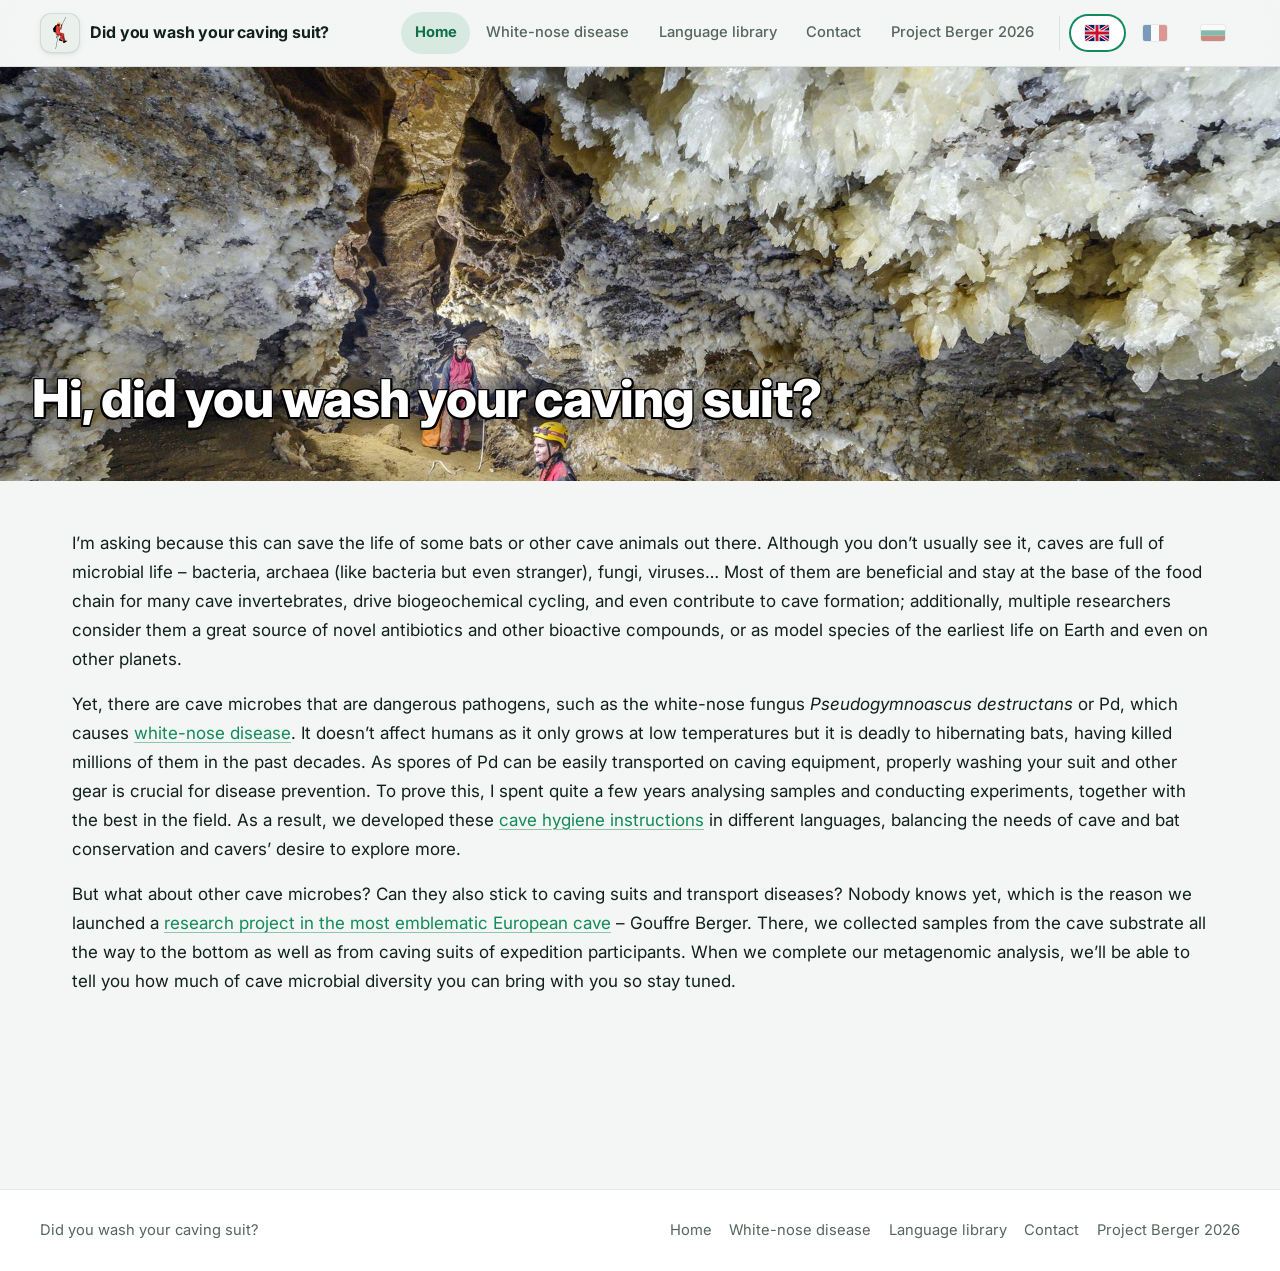
<file: index.html>
<!DOCTYPE html>
<html lang="en">
<head>
  <meta charset="UTF-8">
  <meta name="viewport" content="width=device-width, initial-scale=1.0">
  <title>Did you wash your caving suit?</title>
  <meta name="description" content="Caves are full of microbial life. Washing your caving suit helps prevent the spread of cave pathogens such as the white-nose fungus.">
  <meta name="theme-color" content="#128a5a">
  <link rel="icon" href="images/logo.png">
  <link rel="preconnect" href="https://fonts.googleapis.com">
  <link rel="preconnect" href="https://fonts.gstatic.com" crossorigin>
  <link href="https://fonts.googleapis.com/css2?family=Inter:wght@400;500;600;700;800&display=swap" rel="stylesheet">
  <link rel="stylesheet" href="css/style.css?v=20261117">
  <link rel="alternate" hreflang="en" href="https://washyoursuit.org/index.html">
  <link rel="alternate" hreflang="fr" href="https://washyoursuit.org/fr/index.html">
  <link rel="alternate" hreflang="bg" href="https://washyoursuit.org/bg/index.html">
  <link rel="alternate" hreflang="x-default" href="https://washyoursuit.org/index.html">
  <link rel="preload" as="image" href="images/background/cave-podillia.jpg">
  <script defer src="js/main.js?v=20261117"></script>
</head>
<body>
  <a class="skip-link" href="#main">Skip to content</a>

  <header class="site-header">
    <div class="container site-header__inner">
      <a class="site-brand" href="index.html">
        <img src="images/logo.png" alt="">
        <span class="site-brand__name">Did you wash your caving suit?</span>
      </a>
      <button class="nav-toggle" type="button" aria-expanded="false" aria-controls="site-nav" aria-label="Toggle navigation">
        <span></span>
      </button>
      <nav id="site-nav" class="site-nav" aria-label="Main">
        <ul>
          <li><a href="index.html" aria-current="page">Home</a></li>
          <li><a href="white-nose-disease.html">White-nose disease</a></li>
          <li><a href="library.html">Language library</a></li>
          <li><a href="contact.html">Contact</a></li>
          <li><a href="projects.html">Project Berger 2026</a></li>
        </ul>
        <div class="lang-switch" role="group" aria-label="Language">
          <a class="lang-switch__link" href="index.html" hreflang="en" lang="en" aria-label="English" title="English" aria-current="true" data-lang="en"><img src="images/flag-en.svg" alt=""></a>
          <a class="lang-switch__link" href="fr/index.html" hreflang="fr" lang="fr" aria-label="Français" title="Français" data-lang="fr"><img src="images/flag-fr.svg" alt=""></a>
          <a class="lang-switch__link" href="bg/index.html" hreflang="bg" lang="bg" aria-label="Български" title="Български" data-lang="bg"><img src="images/flag-bg.svg" alt=""></a>
        </div>
      </nav>
    </div>
  </header>

  <main id="main">
    <section class="page-hero page-hero--home">
      <div class="container content page-hero__inner">
        <h1>Hi, did you wash your caving suit?</h1>
      </div>
    </section>

    <div class="container content">
      <section class="reveal">
        <p>I&rsquo;m asking because this can save the life of some bats or other cave animals out there. Although you don&rsquo;t usually see it, caves are full of microbial life &ndash; bacteria, archaea (like bacteria but even stranger), fungi, viruses&hellip; Most of them are beneficial and stay at the base of the food chain for many cave invertebrates, drive biogeochemical cycling, and even contribute to cave formation; additionally, multiple researchers consider them a great source of novel antibiotics and other bioactive compounds, or as model species of the earliest life on Earth and even on other planets.</p>

        <p>Yet, there are cave microbes that are dangerous pathogens, such as the white-nose fungus <em>Pseudogymnoascus destructans</em> or Pd, which causes <a href="white-nose-disease.html">white-nose disease</a>. It doesn&rsquo;t affect humans as it only grows at low temperatures but it is deadly to hibernating bats, having killed millions of them in the past decades. As spores of Pd can be easily transported on caving equipment, properly washing your suit and other gear is crucial for disease prevention. To prove this, I spent quite a few years analysing samples and conducting experiments, together with the best in the field. As a result, we developed these <a href="library.html">cave hygiene instructions</a> in different languages, balancing the needs of cave and bat conservation and cavers&rsquo; desire to explore more.</p>

        <p>But what about other cave microbes? Can they also stick to caving suits and transport diseases? Nobody knows yet, which is the reason we launched a <a href="projects.html">research project in the most emblematic European cave</a> &ndash; Gouffre Berger. There, we collected samples from the cave substrate all the way to the bottom as well as from caving suits of expedition participants. When we complete our metagenomic analysis, we&rsquo;ll be able to tell you how much of cave microbial diversity you can bring with you so stay tuned.</p>
      </section>
    </div>
  </main>

  <footer class="site-footer">
    <div class="container site-footer__inner">
      <p>Did you wash your caving suit?</p>
      <nav aria-label="Footer">
        <a href="index.html">Home</a>
        <a href="white-nose-disease.html">White-nose disease</a>
        <a href="library.html">Language library</a>
        <a href="contact.html">Contact</a>
        <a href="projects.html">Project Berger 2026</a>
      </nav>
    </div>
  </footer>
</body>
</html>
</file>
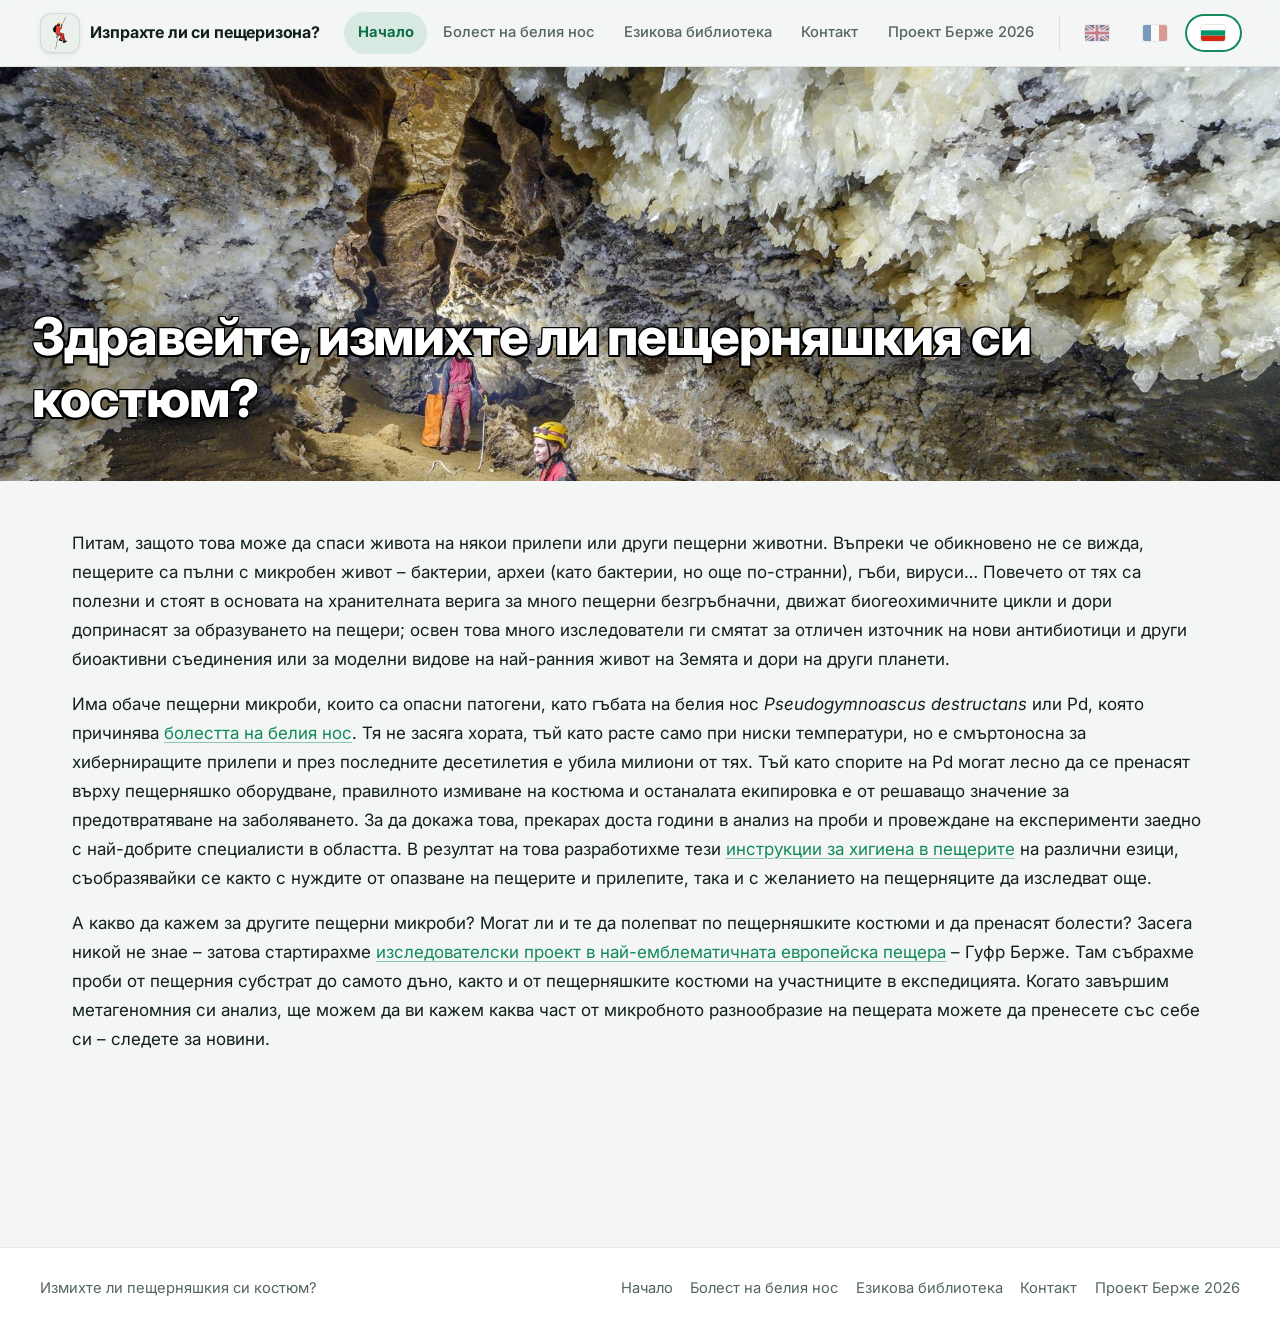
<file: bg/index.html>
<!DOCTYPE html>
<html lang="bg">
<head>
  <meta charset="UTF-8">
  <meta name="viewport" content="width=device-width, initial-scale=1.0">
  <title>Измихте ли пещерняшкия си костюм?</title>
  <meta name="description" content="Пещерите са пълни с микробен живот. Измиването на пещерняшкия костюм помага за предотвратяване на разпространението на пещерни патогени като гъбата на белия нос.">
  <meta name="theme-color" content="#128a5a">
  <link rel="icon" href="../images/logo.png">
  <link rel="preconnect" href="https://fonts.googleapis.com">
  <link rel="preconnect" href="https://fonts.gstatic.com" crossorigin>
  <link href="https://fonts.googleapis.com/css2?family=Inter:wght@400;500;600;700;800&display=swap" rel="stylesheet">
  <link rel="stylesheet" href="../css/style.css?v=20261117">
  <link rel="alternate" hreflang="en" href="https://washyoursuit.org/index.html">
  <link rel="alternate" hreflang="fr" href="https://washyoursuit.org/fr/index.html">
  <link rel="alternate" hreflang="bg" href="https://washyoursuit.org/bg/index.html">
  <link rel="alternate" hreflang="x-default" href="https://washyoursuit.org/index.html">
  <link rel="preload" as="image" href="../images/background/cave-podillia.jpg">
  <script defer src="../js/main.js?v=20261117"></script>
</head>
<body>
  <a class="skip-link" href="#main">Към съдържанието</a>

  <header class="site-header">
    <div class="container site-header__inner">
      <a class="site-brand" href="index.html">
        <img src="../images/logo.png" alt="">
        <span class="site-brand__name">Изпрахте ли си пещеризона?</span>
      </a>
      <button class="nav-toggle" type="button" aria-expanded="false" aria-controls="site-nav" aria-label="Показване на навигацията">
        <span></span>
      </button>
      <nav id="site-nav" class="site-nav" aria-label="Основна навигация">
        <ul>
          <li><a href="index.html" aria-current="page">Начало</a></li>
          <li><a href="white-nose-disease.html">Болест на белия нос</a></li>
          <li><a href="library.html">Езикова библиотека</a></li>
          <li><a href="contact.html">Контакт</a></li>
          <li><a href="projects.html">Проект Берже 2026</a></li>
        </ul>
        <div class="lang-switch" role="group" aria-label="Език">
          <a class="lang-switch__link" href="../index.html" hreflang="en" lang="en" aria-label="English" title="English" data-lang="en"><img src="../images/flag-en.svg" alt=""></a>
          <a class="lang-switch__link" href="../fr/index.html" hreflang="fr" lang="fr" aria-label="Français" title="Français" data-lang="fr"><img src="../images/flag-fr.svg" alt=""></a>
          <a class="lang-switch__link" href="index.html" hreflang="bg" lang="bg" aria-label="Български" title="Български" aria-current="true" data-lang="bg"><img src="../images/flag-bg.svg" alt=""></a>
        </div>
      </nav>
    </div>
  </header>

  <main id="main">
    <section class="page-hero page-hero--home">
      <div class="container content page-hero__inner">
        <h1>Здравейте, измихте ли пещерняшкия си костюм?</h1>
      </div>
    </section>

    <div class="container content">
      <section class="reveal">
        <p>Питам, защото това може да спаси живота на някои прилепи или други пещерни животни. Въпреки че обикновено не се вижда, пещерите са пълни с микробен живот &ndash; бактерии, археи (като бактерии, но още по-странни), гъби, вируси&hellip; Повечето от тях са полезни и стоят в основата на хранителната верига за много пещерни безгръбначни, движат биогеохимичните цикли и дори допринасят за образуването на пещери; освен това много изследователи ги смятат за отличен източник на нови антибиотици и други биоактивни съединения или за моделни видове на най-ранния живот на Земята и дори на други планети.</p>

        <p>Има обаче пещерни микроби, които са опасни патогени, като гъбата на белия нос <em>Pseudogymnoascus destructans</em> или Pd, която причинява <a href="white-nose-disease.html">болестта на белия нос</a>. Тя не засяга хората, тъй като расте само при ниски температури, но е смъртоносна за хиберниращите прилепи и през последните десетилетия е убила милиони от тях. Тъй като спорите на Pd могат лесно да се пренасят върху пещерняшко оборудване, правилното измиване на костюма и останалата екипировка е от решаващо значение за предотвратяване на заболяването. За да докажа това, прекарах доста години в анализ на проби и провеждане на експерименти заедно с най-добрите специалисти в областта. В резултат на това разработихме тези <a href="library.html">инструкции за хигиена в пещерите</a> на различни езици, съобразявайки се както с нуждите от опазване на пещерите и прилепите, така и с желанието на пещерняците да изследват още.</p>

        <p>А какво да кажем за другите пещерни микроби? Могат ли и те да полепват по пещерняшките костюми и да пренасят болести? Засега никой не знае &ndash; затова стартирахме <a href="projects.html">изследователски проект в най-емблематичната европейска пещера</a> &ndash; Гуфр Берже. Там събрахме проби от пещерния субстрат до самото дъно, както и от пещерняшките костюми на участниците в експедицията. Когато завършим метагеномния си анализ, ще можем да ви кажем каква част от микробното разнообразие на пещерата можете да пренесете със себе си &ndash; следете за новини.</p>
      </section>
    </div>
  </main>

  <footer class="site-footer">
    <div class="container site-footer__inner">
      <p>Измихте ли пещерняшкия си костюм?</p>
      <nav aria-label="Навигация в долния колонтитул">
        <a href="index.html">Начало</a>
        <a href="white-nose-disease.html">Болест на белия нос</a>
        <a href="library.html">Езикова библиотека</a>
        <a href="contact.html">Контакт</a>
        <a href="projects.html">Проект Берже 2026</a>
      </nav>
    </div>
  </footer>
</body>
</html>
</file>
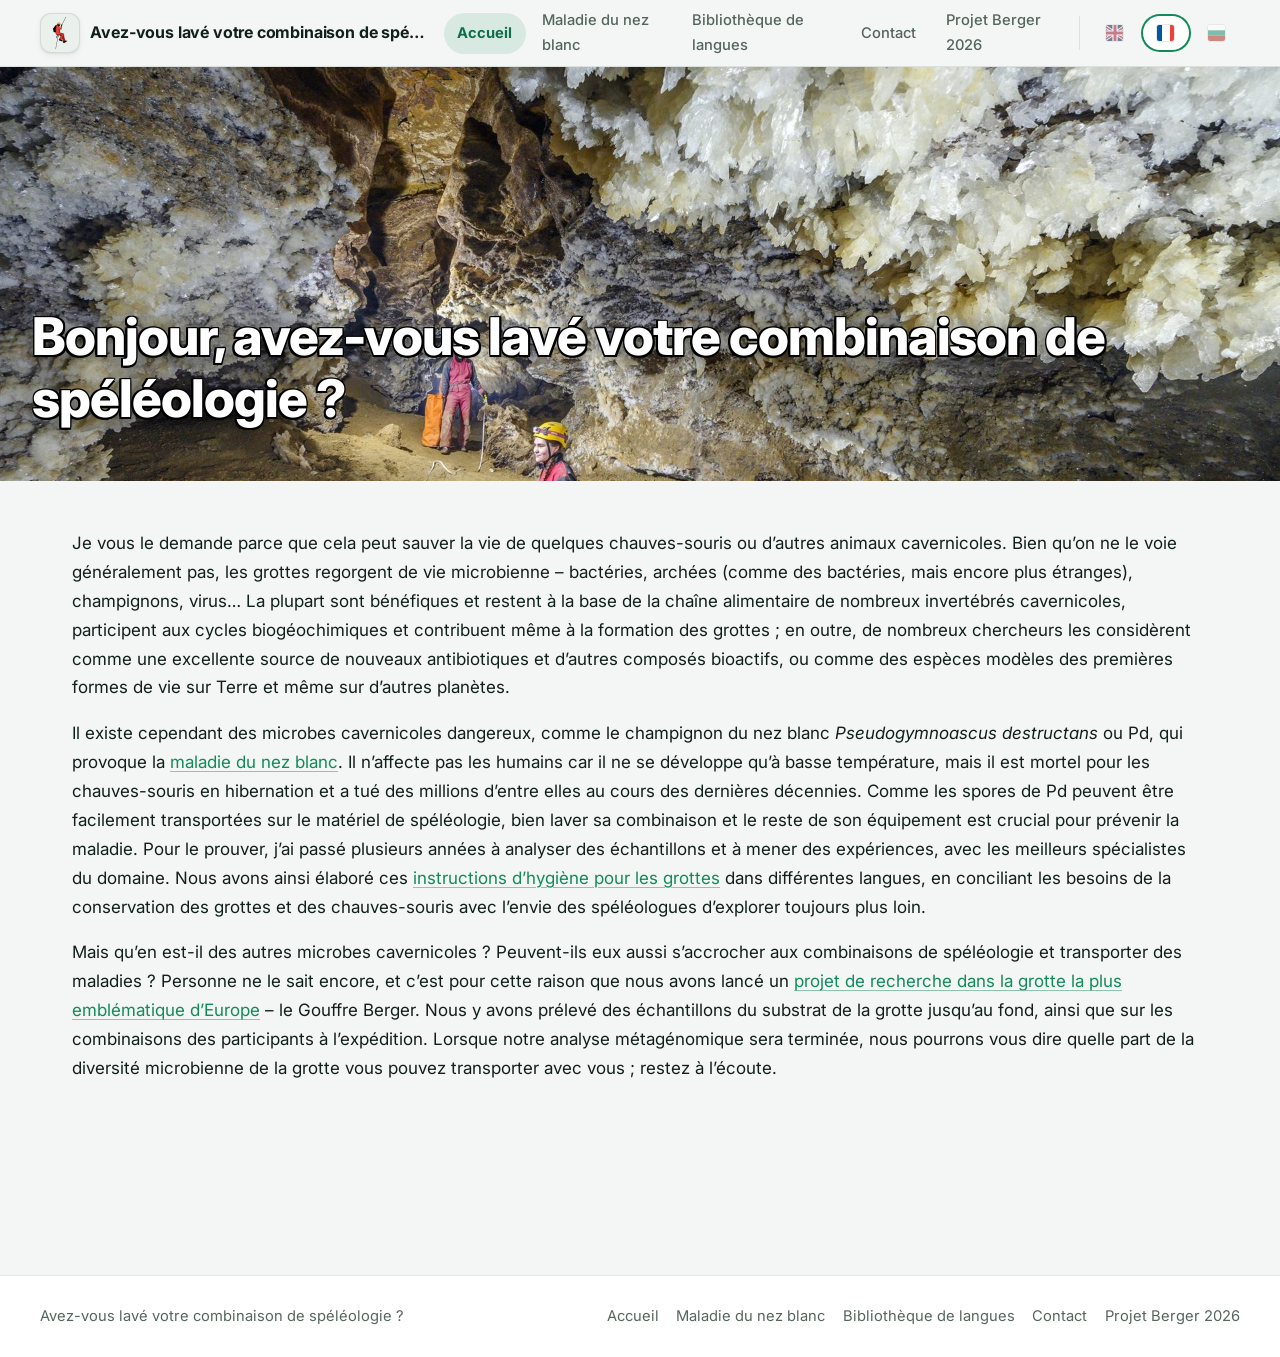
<file: fr/index.html>
<!DOCTYPE html>
<html lang="fr">
<head>
  <meta charset="UTF-8">
  <meta name="viewport" content="width=device-width, initial-scale=1.0">
  <title>Avez-vous lavé votre combinaison de spéléologie ?</title>
  <meta name="description" content="Les grottes regorgent de vie microbienne. Laver votre combinaison de spéléologie aide à prévenir la propagation d’agents pathogènes cavernicoles tels que le champignon du nez blanc.">
  <meta name="theme-color" content="#128a5a">
  <link rel="icon" href="../images/logo.png">
  <link rel="preconnect" href="https://fonts.googleapis.com">
  <link rel="preconnect" href="https://fonts.gstatic.com" crossorigin>
  <link href="https://fonts.googleapis.com/css2?family=Inter:wght@400;500;600;700;800&display=swap" rel="stylesheet">
  <link rel="stylesheet" href="../css/style.css?v=20261117">
  <link rel="alternate" hreflang="en" href="https://washyoursuit.org/index.html">
  <link rel="alternate" hreflang="fr" href="https://washyoursuit.org/fr/index.html">
  <link rel="alternate" hreflang="bg" href="https://washyoursuit.org/bg/index.html">
  <link rel="alternate" hreflang="x-default" href="https://washyoursuit.org/index.html">
  <link rel="preload" as="image" href="../images/background/cave-podillia.jpg">
  <script defer src="../js/main.js?v=20261117"></script>
</head>
<body>
  <a class="skip-link" href="#main">Aller au contenu</a>

  <header class="site-header">
    <div class="container site-header__inner">
      <a class="site-brand" href="index.html">
        <img src="../images/logo.png" alt="">
        <span class="site-brand__name">Avez-vous lavé votre combinaison de spéléologie ?</span>
      </a>
      <button class="nav-toggle" type="button" aria-expanded="false" aria-controls="site-nav" aria-label="Afficher la navigation">
        <span></span>
      </button>
      <nav id="site-nav" class="site-nav" aria-label="Principale">
        <ul>
          <li><a href="index.html" aria-current="page">Accueil</a></li>
          <li><a href="white-nose-disease.html">Maladie du nez blanc</a></li>
          <li><a href="library.html">Bibliothèque de langues</a></li>
          <li><a href="contact.html">Contact</a></li>
          <li><a href="projects.html">Projet Berger 2026</a></li>
        </ul>
        <div class="lang-switch" role="group" aria-label="Langue">
          <a class="lang-switch__link" href="../index.html" hreflang="en" lang="en" aria-label="English" title="English" data-lang="en"><img src="../images/flag-en.svg" alt=""></a>
          <a class="lang-switch__link" href="index.html" hreflang="fr" lang="fr" aria-label="Français" title="Français" aria-current="true" data-lang="fr"><img src="../images/flag-fr.svg" alt=""></a>
          <a class="lang-switch__link" href="../bg/index.html" hreflang="bg" lang="bg" aria-label="Български" title="Български" data-lang="bg"><img src="../images/flag-bg.svg" alt=""></a>
        </div>
      </nav>
    </div>
  </header>

  <main id="main">
    <section class="page-hero page-hero--home">
      <div class="container content page-hero__inner">
        <h1>Bonjour, avez-vous lavé votre combinaison de spéléologie ?</h1>
      </div>
    </section>

    <div class="container content">
      <section class="reveal">
        <p>Je vous le demande parce que cela peut sauver la vie de quelques chauves-souris ou d&rsquo;autres animaux cavernicoles. Bien qu&rsquo;on ne le voie généralement pas, les grottes regorgent de vie microbienne &ndash; bactéries, archées (comme des bactéries, mais encore plus étranges), champignons, virus&hellip; La plupart sont bénéfiques et restent à la base de la chaîne alimentaire de nombreux invertébrés cavernicoles, participent aux cycles biogéochimiques et contribuent même à la formation des grottes ; en outre, de nombreux chercheurs les considèrent comme une excellente source de nouveaux antibiotiques et d&rsquo;autres composés bioactifs, ou comme des espèces modèles des premières formes de vie sur Terre et même sur d&rsquo;autres planètes.</p>

        <p>Il existe cependant des microbes cavernicoles dangereux, comme le champignon du nez blanc <em>Pseudogymnoascus destructans</em> ou Pd, qui provoque la <a href="white-nose-disease.html">maladie du nez blanc</a>. Il n&rsquo;affecte pas les humains car il ne se développe qu&rsquo;à basse température, mais il est mortel pour les chauves-souris en hibernation et a tué des millions d&rsquo;entre elles au cours des dernières décennies. Comme les spores de Pd peuvent être facilement transportées sur le matériel de spéléologie, bien laver sa combinaison et le reste de son équipement est crucial pour prévenir la maladie. Pour le prouver, j&rsquo;ai passé plusieurs années à analyser des échantillons et à mener des expériences, avec les meilleurs spécialistes du domaine. Nous avons ainsi élaboré ces <a href="library.html">instructions d&rsquo;hygiène pour les grottes</a> dans différentes langues, en conciliant les besoins de la conservation des grottes et des chauves-souris avec l&rsquo;envie des spéléologues d&rsquo;explorer toujours plus loin.</p>

        <p>Mais qu&rsquo;en est-il des autres microbes cavernicoles ? Peuvent-ils eux aussi s&rsquo;accrocher aux combinaisons de spéléologie et transporter des maladies ? Personne ne le sait encore, et c&rsquo;est pour cette raison que nous avons lancé un <a href="projects.html">projet de recherche dans la grotte la plus emblématique d&rsquo;Europe</a> &ndash; le Gouffre Berger. Nous y avons prélevé des échantillons du substrat de la grotte jusqu&rsquo;au fond, ainsi que sur les combinaisons des participants à l&rsquo;expédition. Lorsque notre analyse métagénomique sera terminée, nous pourrons vous dire quelle part de la diversité microbienne de la grotte vous pouvez transporter avec vous ; restez à l&rsquo;écoute.</p>
      </section>
    </div>
  </main>

  <footer class="site-footer">
    <div class="container site-footer__inner">
      <p>Avez-vous lavé votre combinaison de spéléologie ?</p>
      <nav aria-label="Pied de page">
        <a href="index.html">Accueil</a>
        <a href="white-nose-disease.html">Maladie du nez blanc</a>
        <a href="library.html">Bibliothèque de langues</a>
        <a href="contact.html">Contact</a>
        <a href="projects.html">Projet Berger 2026</a>
      </nav>
    </div>
  </footer>
</body>
</html>
</file>
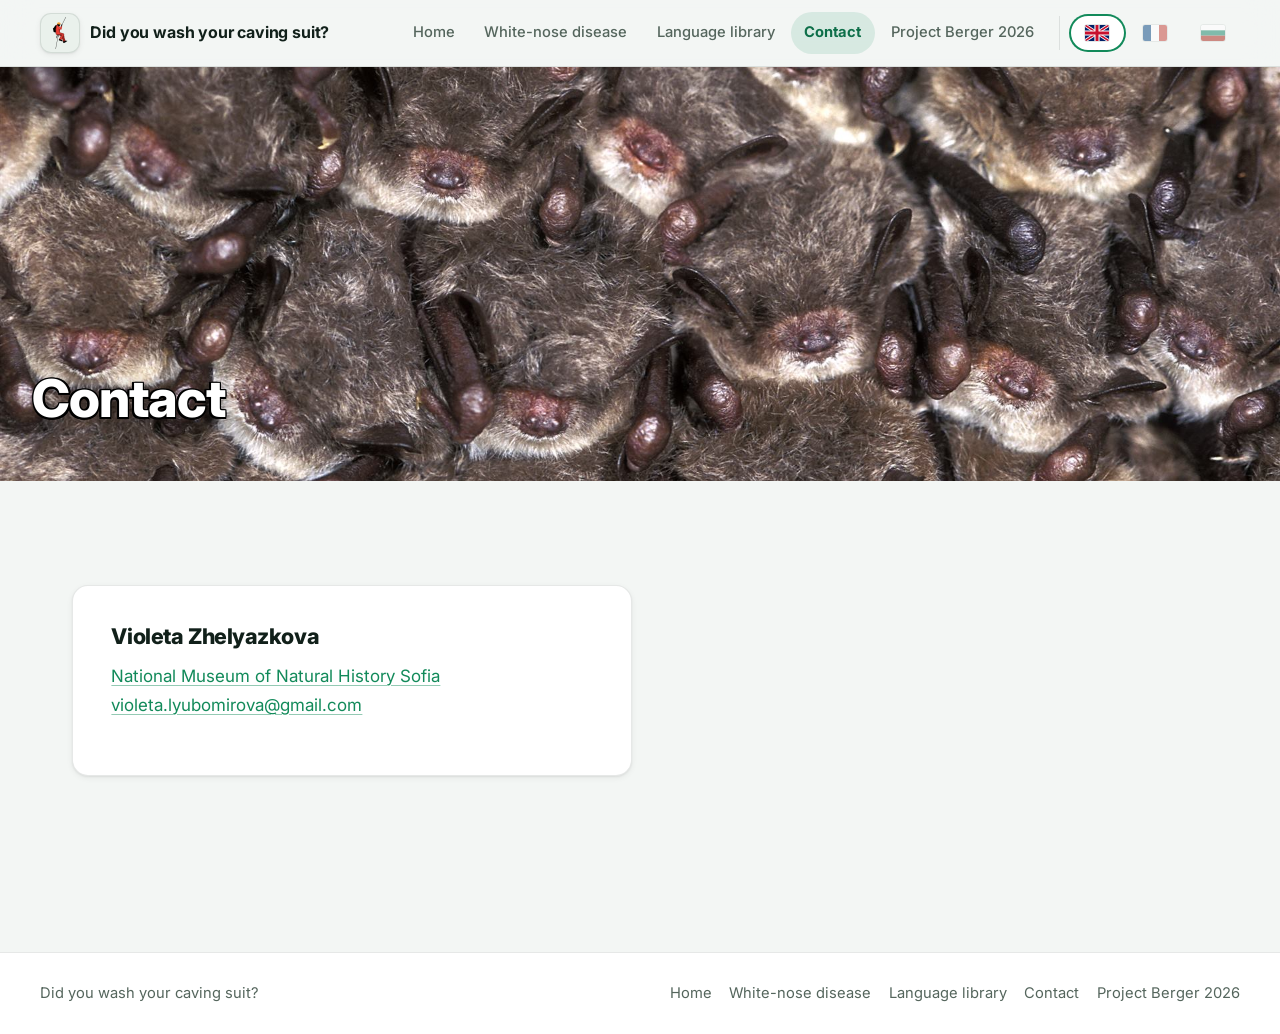
<file: contact.html>
<!DOCTYPE html>
<html lang="en">
<head>
  <meta charset="UTF-8">
  <meta name="viewport" content="width=device-width, initial-scale=1.0">
  <title>Contact &middot; Did you wash your caving suit?</title>
  <meta name="description" content="Contact the team behind the white-nose disease caving hygiene project.">
  <meta name="theme-color" content="#128a5a">
  <link rel="icon" href="images/logo.png">
  <link rel="preconnect" href="https://fonts.googleapis.com">
  <link rel="preconnect" href="https://fonts.gstatic.com" crossorigin>
  <link href="https://fonts.googleapis.com/css2?family=Inter:wght@400;500;600;700;800&display=swap" rel="stylesheet">
  <link rel="stylesheet" href="css/style.css?v=20261117">
  <link rel="alternate" hreflang="en" href="https://washyoursuit.org/contact.html">
  <link rel="alternate" hreflang="fr" href="https://washyoursuit.org/fr/contact.html">
  <link rel="alternate" hreflang="bg" href="https://washyoursuit.org/bg/contact.html">
  <link rel="alternate" hreflang="x-default" href="https://washyoursuit.org/contact.html">
  <link rel="preload" as="image" href="images/background/bat-myotis-capaccinii.jpg">
  <script defer src="js/main.js?v=20261117"></script>
</head>
<body>
  <a class="skip-link" href="#main">Skip to content</a>

  <header class="site-header">
    <div class="container site-header__inner">
      <a class="site-brand" href="index.html">
        <img src="images/logo.png" alt="">
        <span class="site-brand__name">Did you wash your caving suit?</span>
      </a>
      <button class="nav-toggle" type="button" aria-expanded="false" aria-controls="site-nav" aria-label="Toggle navigation">
        <span></span>
      </button>
      <nav id="site-nav" class="site-nav" aria-label="Main">
        <ul>
          <li><a href="index.html">Home</a></li>
          <li><a href="white-nose-disease.html">White-nose disease</a></li>
          <li><a href="library.html">Language library</a></li>
          <li><a href="contact.html" aria-current="page">Contact</a></li>
          <li><a href="projects.html">Project Berger 2026</a></li>
        </ul>
        <div class="lang-switch" role="group" aria-label="Language">
          <a class="lang-switch__link" href="contact.html" hreflang="en" lang="en" aria-label="English" title="English" aria-current="true" data-lang="en"><img src="images/flag-en.svg" alt=""></a>
          <a class="lang-switch__link" href="fr/contact.html" hreflang="fr" lang="fr" aria-label="Français" title="Français" data-lang="fr"><img src="images/flag-fr.svg" alt=""></a>
          <a class="lang-switch__link" href="bg/contact.html" hreflang="bg" lang="bg" aria-label="Български" title="Български" data-lang="bg"><img src="images/flag-bg.svg" alt=""></a>
        </div>
      </nav>
    </div>
  </header>

  <main id="main">
    <section class="page-hero page-hero--contact">
      <div class="container content page-hero__inner">
        <h1>Contact</h1>
      </div>
    </section>

    <div class="container content">
      <section class="section reveal">
        <div class="card">
          <h2>Violeta Zhelyazkova</h2>
          <p>
            <a href="https://www.nmnhs.com/">National Museum of Natural History Sofia</a><br>
            <a href="mailto:violeta.lyubomirova@gmail.com">violeta.lyubomirova@gmail.com</a>
          </p>
        </div>
      </section>
    </div>
  </main>

  <footer class="site-footer">
    <div class="container site-footer__inner">
      <p>Did you wash your caving suit?</p>
      <nav aria-label="Footer">
        <a href="index.html">Home</a>
        <a href="white-nose-disease.html">White-nose disease</a>
        <a href="library.html">Language library</a>
        <a href="contact.html">Contact</a>
        <a href="projects.html">Project Berger 2026</a>
      </nav>
    </div>
  </footer>
</body>
</html>
</file>
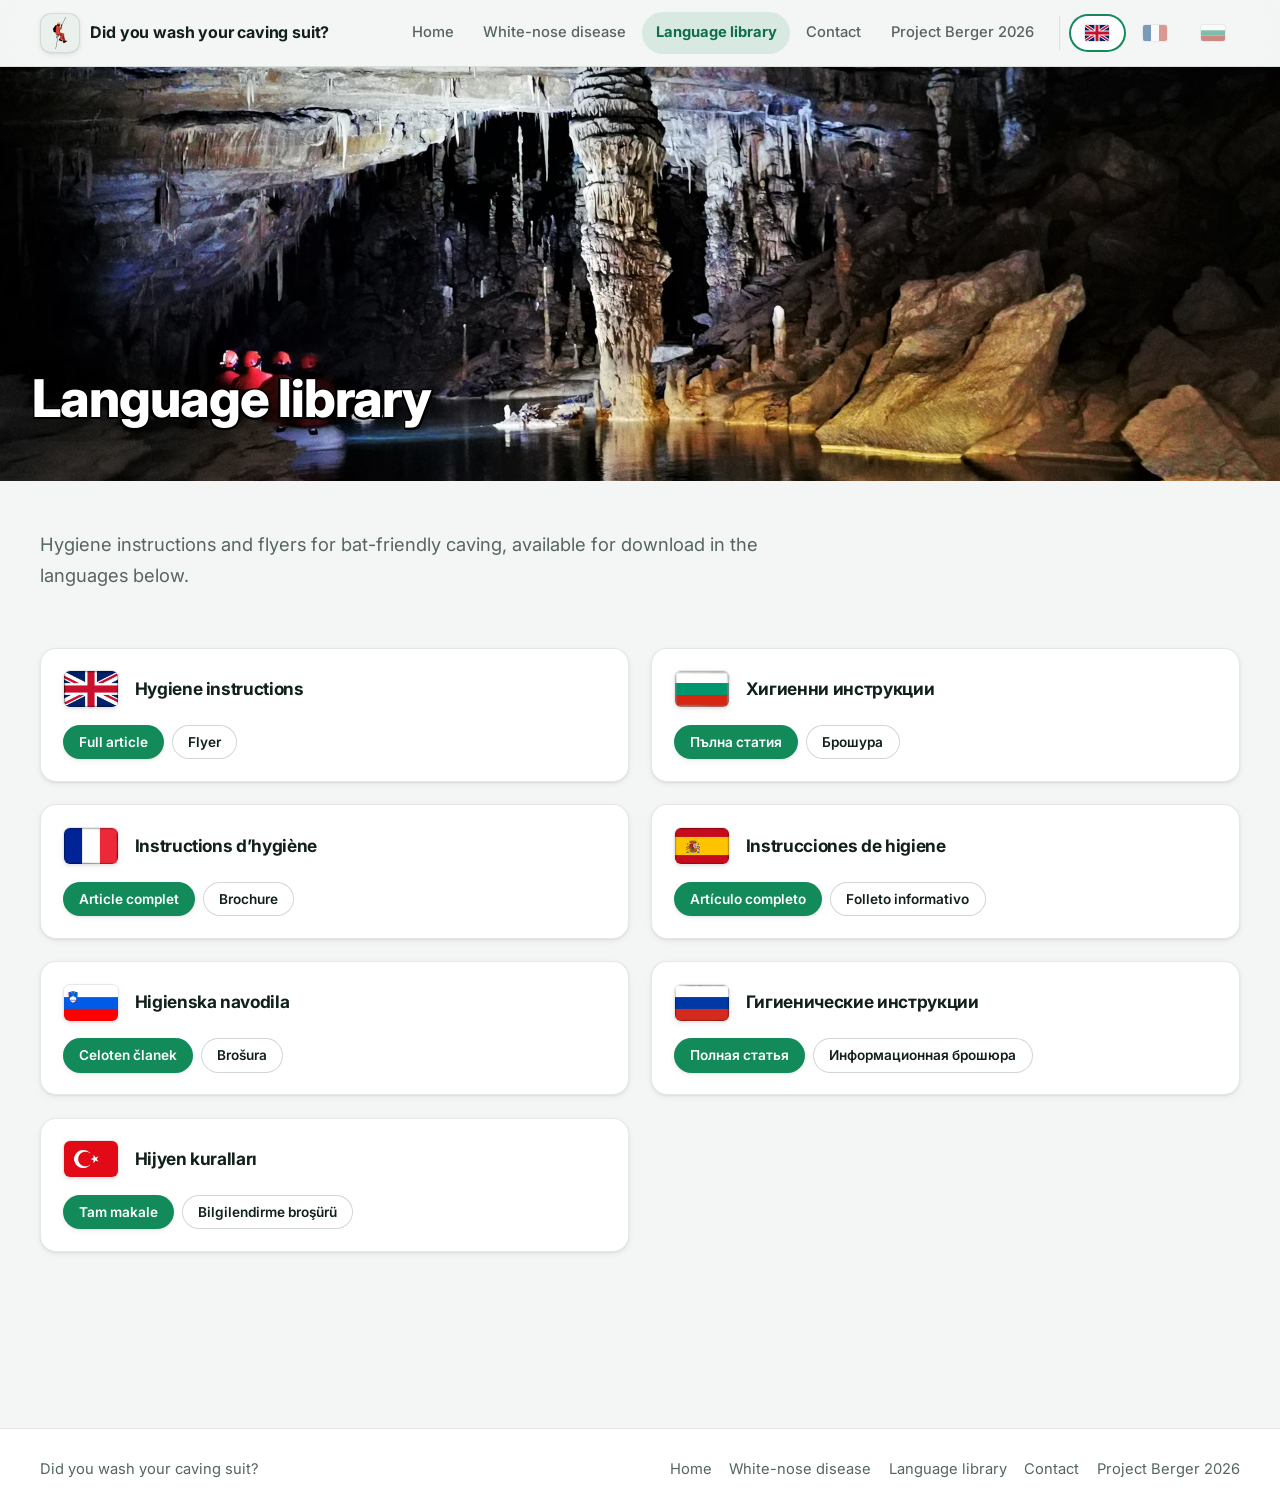
<file: library.html>
<!DOCTYPE html>
<html lang="en">
<head>
  <meta charset="UTF-8">
  <meta name="viewport" content="width=device-width, initial-scale=1.0">
  <title>Language library &middot; Did you wash your caving suit?</title>
  <meta name="description" content="White-nose disease hygiene instructions and flyers in multiple languages.">
  <meta name="theme-color" content="#128a5a">
  <link rel="icon" href="images/logo.png">
  <link rel="preconnect" href="https://fonts.googleapis.com">
  <link rel="preconnect" href="https://fonts.gstatic.com" crossorigin>
  <link href="https://fonts.googleapis.com/css2?family=Inter:wght@400;500;600;700;800&display=swap" rel="stylesheet">
  <link rel="stylesheet" href="css/style.css?v=20261117">
  <link rel="alternate" hreflang="en" href="https://washyoursuit.org/library.html">
  <link rel="alternate" hreflang="fr" href="https://washyoursuit.org/fr/library.html">
  <link rel="alternate" hreflang="bg" href="https://washyoursuit.org/bg/library.html">
  <link rel="alternate" hreflang="x-default" href="https://washyoursuit.org/library.html">
  <link rel="preload" as="image" href="images/background/cave-krizna.jpg">
  <script defer src="js/main.js?v=20261117"></script>
</head>
<body>
  <a class="skip-link" href="#main">Skip to content</a>

  <header class="site-header">
    <div class="container site-header__inner">
      <a class="site-brand" href="index.html">
        <img src="images/logo.png" alt="">
        <span class="site-brand__name">Did you wash your caving suit?</span>
      </a>
      <button class="nav-toggle" type="button" aria-expanded="false" aria-controls="site-nav" aria-label="Toggle navigation">
        <span></span>
      </button>
      <nav id="site-nav" class="site-nav" aria-label="Main">
        <ul>
          <li><a href="index.html">Home</a></li>
          <li><a href="white-nose-disease.html">White-nose disease</a></li>
          <li><a href="library.html" aria-current="page">Language library</a></li>
          <li><a href="contact.html">Contact</a></li>
          <li><a href="projects.html">Project Berger 2026</a></li>
        </ul>
        <div class="lang-switch" role="group" aria-label="Language">
          <a class="lang-switch__link" href="library.html" hreflang="en" lang="en" aria-label="English" title="English" aria-current="true" data-lang="en"><img src="images/flag-en.svg" alt=""></a>
          <a class="lang-switch__link" href="fr/library.html" hreflang="fr" lang="fr" aria-label="Français" title="Français" data-lang="fr"><img src="images/flag-fr.svg" alt=""></a>
          <a class="lang-switch__link" href="bg/library.html" hreflang="bg" lang="bg" aria-label="Български" title="Български" data-lang="bg"><img src="images/flag-bg.svg" alt=""></a>
        </div>
      </nav>
    </div>
  </header>

  <main id="main">
    <section class="page-hero page-hero--library">
      <div class="container page-hero__inner">
        <h1>Language library</h1>
      </div>
    </section>

    <div class="container">
      <p class="lead">Hygiene instructions and flyers for bat-friendly caving, available for download in the languages below.</p>

      <section class="section reveal">
        <ul class="lang-list">
          <li class="lang-card">
            <img class="lang-card__flag" src="images/flag-hygiene.png" alt="">
            <h2 class="lang-card__name">Hygiene instructions</h2>
            <div class="lang-card__actions">
              <a class="btn btn--primary btn--sm" href="downloads/WND-instructions-EN.pdf">Full article</a>
              <a class="btn btn--ghost btn--sm" href="downloads/WND_flyer_EN.png">Flyer</a>
            </div>
          </li>
          <li class="lang-card">
            <img class="lang-card__flag" src="images/flag-bg.jpg" alt="">
            <h2 class="lang-card__name">Хигиенни инструкции</h2>
            <div class="lang-card__actions">
              <a class="btn btn--primary btn--sm" href="downloads/WND-instructions-BG.pdf">Пълна статия</a>
              <a class="btn btn--ghost btn--sm" href="downloads/WND_flyer_BG.png">Брошура</a>
            </div>
          </li>
          <li class="lang-card">
            <img class="lang-card__flag" src="images/flag-fr.png" alt="">
            <h2 class="lang-card__name">Instructions d&rsquo;hygiène</h2>
            <div class="lang-card__actions">
              <a class="btn btn--primary btn--sm" href="downloads/WND-instructions-FR.pdf">Article complet</a>
              <a class="btn btn--ghost btn--sm" href="downloads/WND_flyer_FR.png">Brochure</a>
            </div>
          </li>
          <li class="lang-card">
            <img class="lang-card__flag" src="images/flag-es.png" alt="">
            <h2 class="lang-card__name">Instrucciones de higiene</h2>
            <div class="lang-card__actions">
              <a class="btn btn--primary btn--sm" href="downloads/WND-instructions-ES.pdf">Artículo completo</a>
              <a class="btn btn--ghost btn--sm" href="downloads/WND_flyer_ES.png">Folleto informativo</a>
            </div>
          </li>
          <li class="lang-card">
            <img class="lang-card__flag" src="images/flag-slovenia.png" alt="">
            <h2 class="lang-card__name">Higienska navodila</h2>
            <div class="lang-card__actions">
              <a class="btn btn--primary btn--sm" href="downloads/WND-instructions-SLO.pdf">Celoten članek</a>
              <a class="btn btn--ghost btn--sm" href="downloads/WND_flyer_SLO.png">Brošura</a>
            </div>
          </li>
          <li class="lang-card">
            <img class="lang-card__flag" src="images/flag-ru.png" alt="">
            <h2 class="lang-card__name">Гигиенические инструкции</h2>
            <div class="lang-card__actions">
              <a class="btn btn--primary btn--sm" href="downloads/WND-instructions-RU.pdf">Полная статья</a>
              <a class="btn btn--ghost btn--sm" href="downloads/WND_flyer_RU.png">Информационная брошюра</a>
            </div>
          </li>
          <li class="lang-card">
            <img class="lang-card__flag" src="images/flag-tr.jpg" alt="">
            <h2 class="lang-card__name">Hijyen kuralları</h2>
            <div class="lang-card__actions">
              <a class="btn btn--primary btn--sm" href="downloads/WND-instructions-TR.pdf">Tam makale</a>
              <a class="btn btn--ghost btn--sm" href="downloads/WND_flyer_TR.png">Bilgilendirme broşürü</a>
            </div>
          </li>
        </ul>
      </section>
    </div>
  </main>

  <footer class="site-footer">
    <div class="container site-footer__inner">
      <p>Did you wash your caving suit?</p>
      <nav aria-label="Footer">
        <a href="index.html">Home</a>
        <a href="white-nose-disease.html">White-nose disease</a>
        <a href="library.html">Language library</a>
        <a href="contact.html">Contact</a>
        <a href="projects.html">Project Berger 2026</a>
      </nav>
    </div>
  </footer>
</body>
</html>
</file>
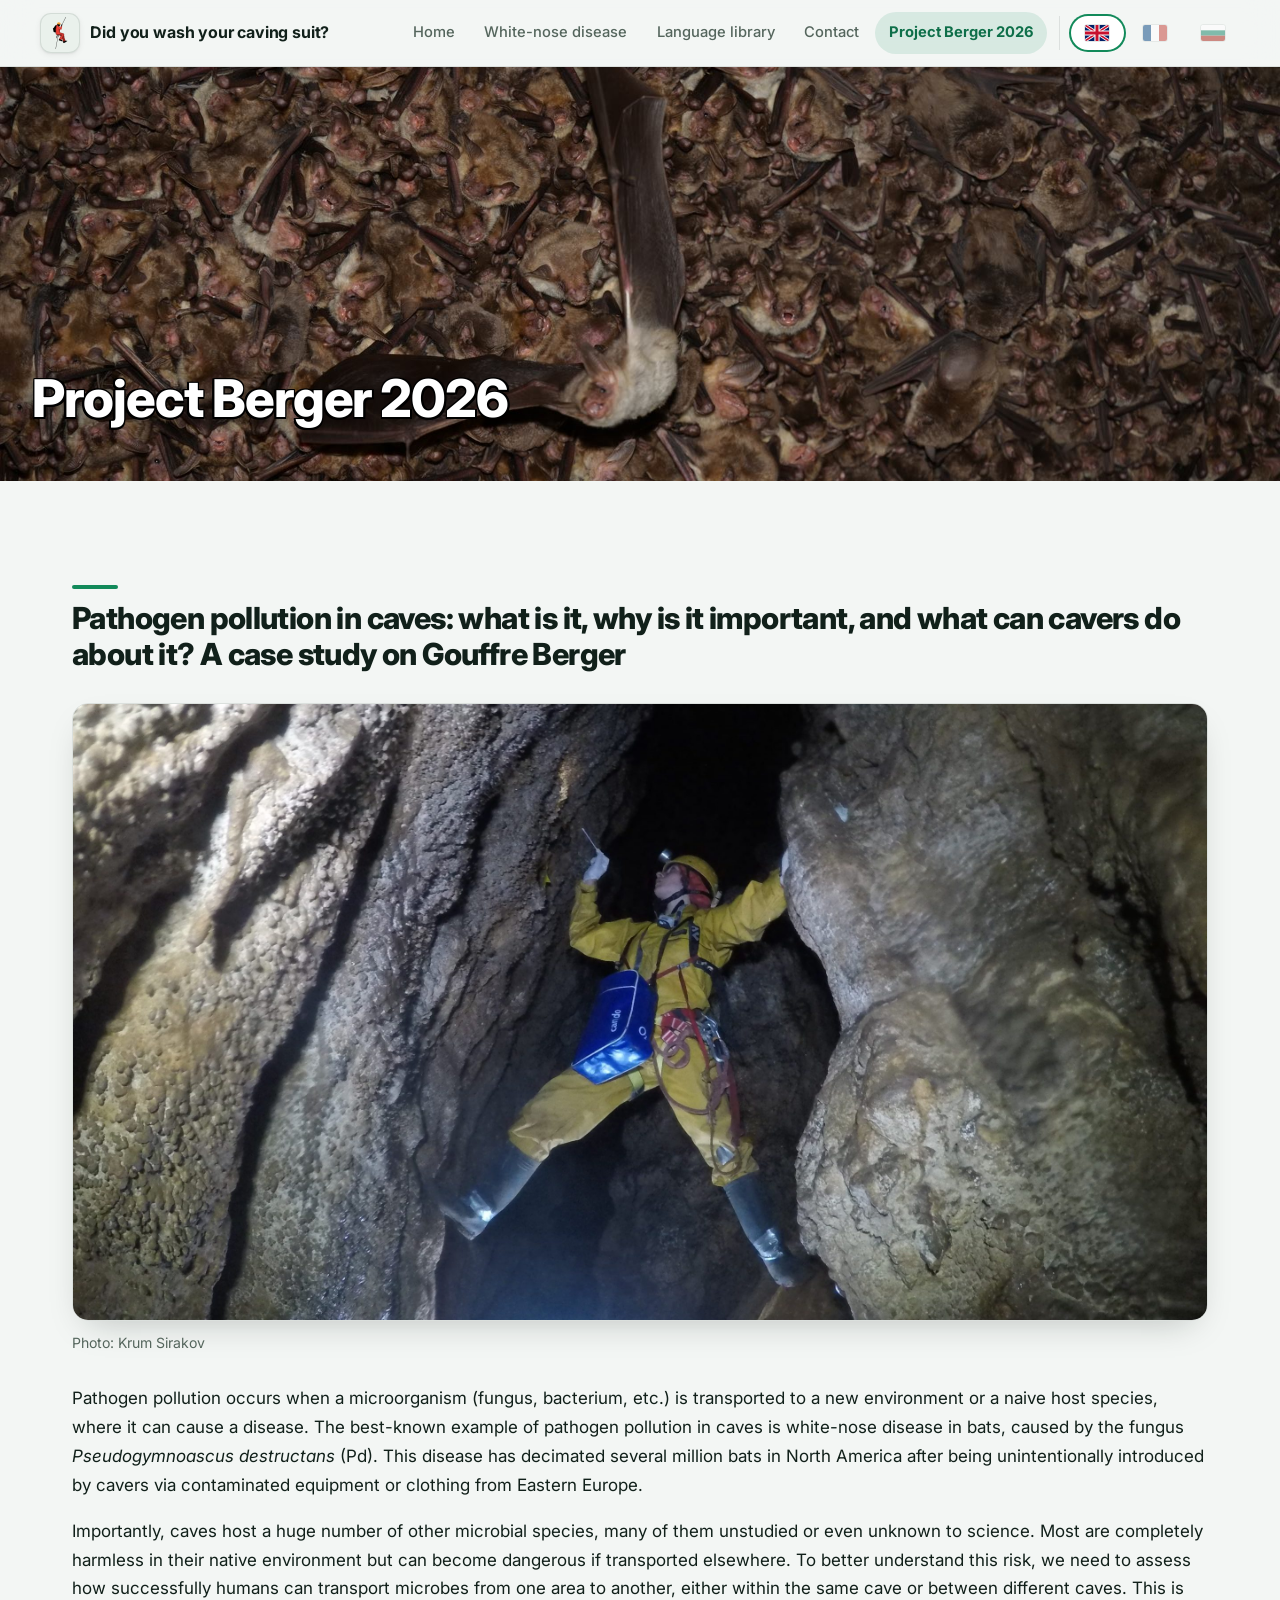
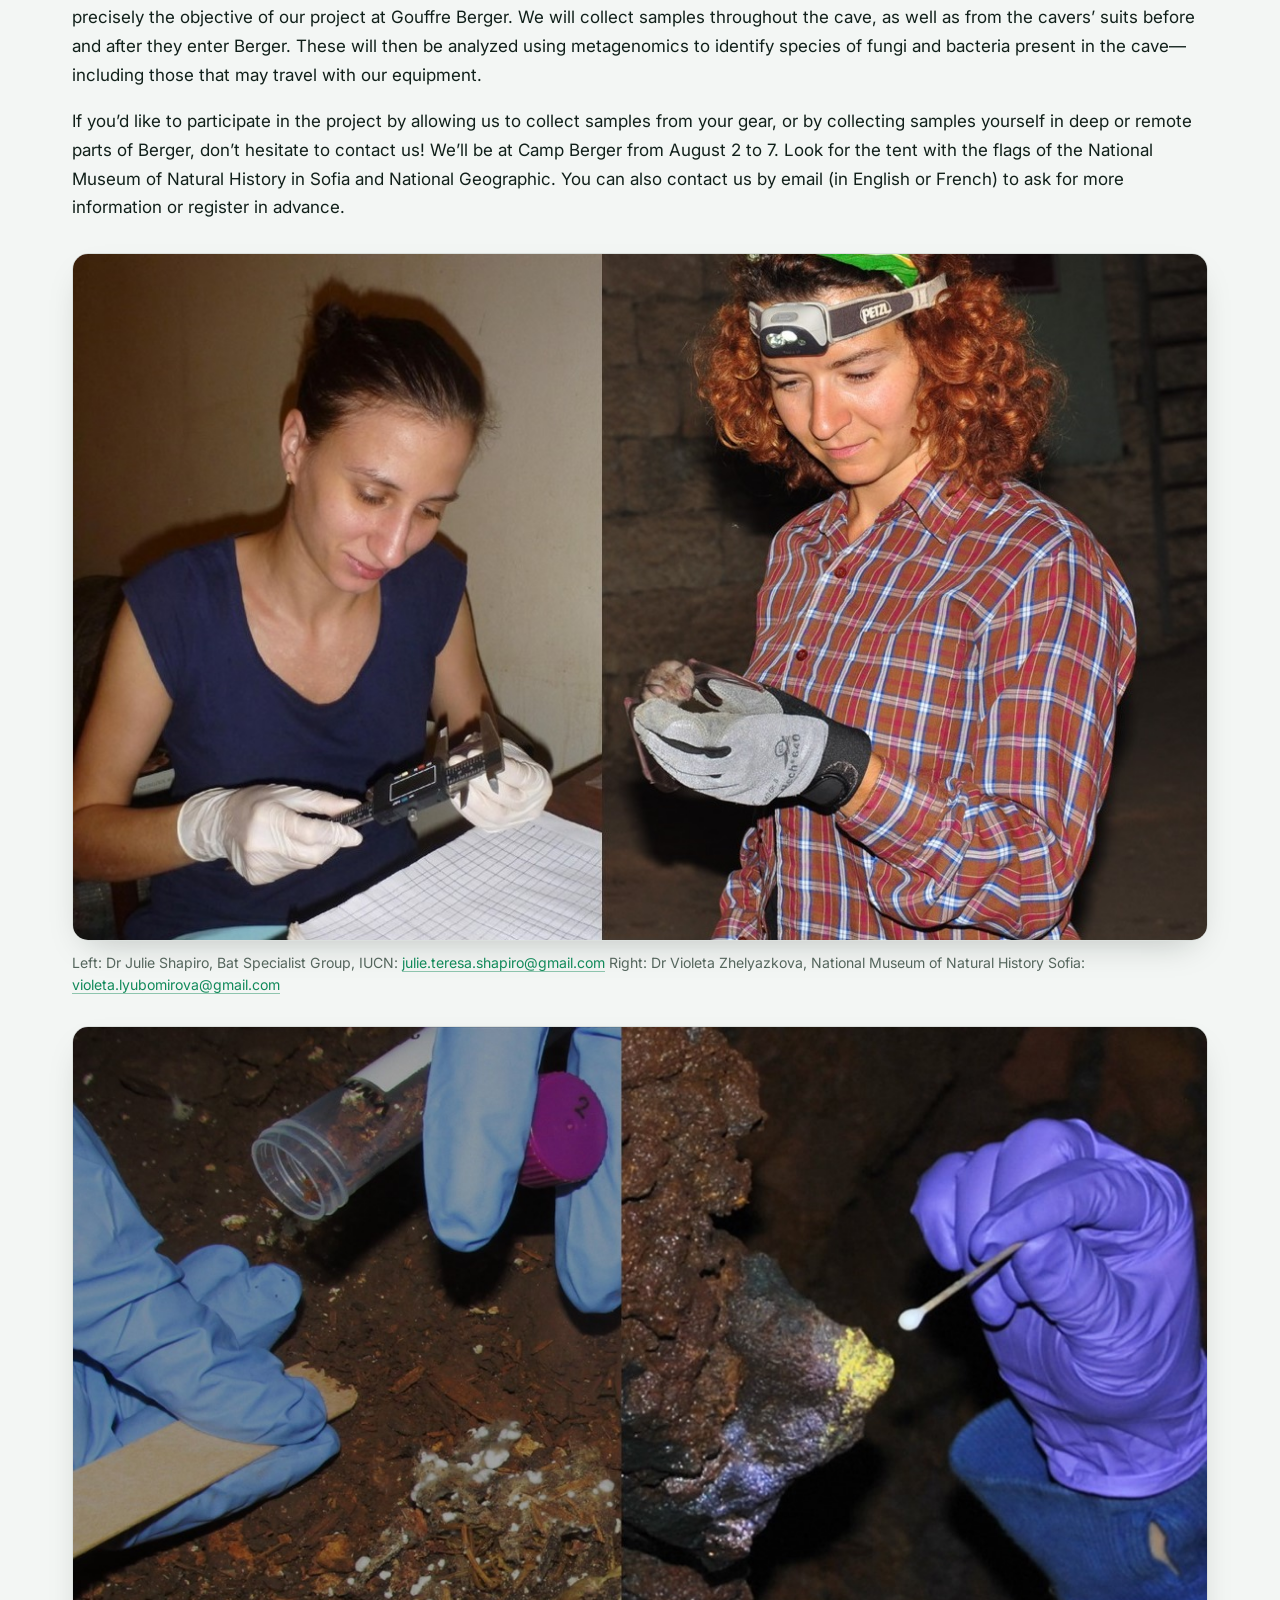
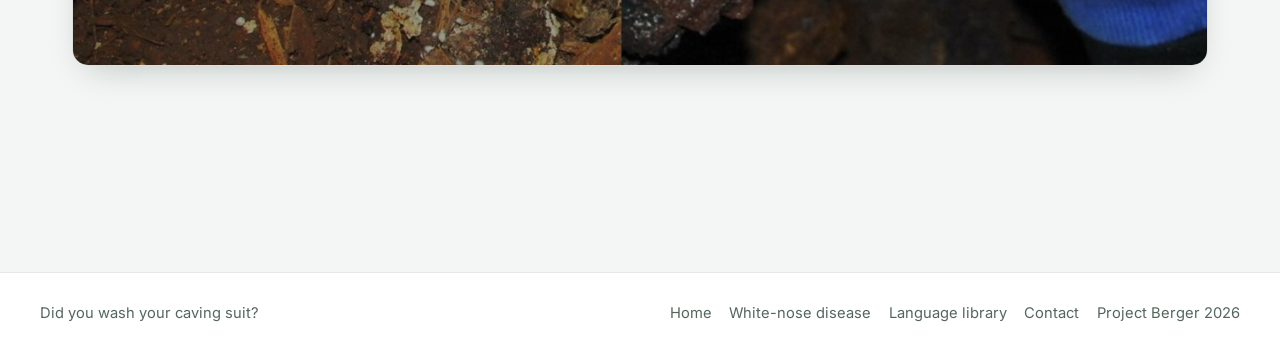
<file: projects.html>
<!DOCTYPE html>
<html lang="en">
<head>
  <meta charset="UTF-8">
  <meta name="viewport" content="width=device-width, initial-scale=1.0">
  <title>Project Berger 2026 &middot; Did you wash your caving suit?</title>
  <meta name="description" content="Pathogen pollution in caves: a case study on Gouffre Berger.">
  <meta name="theme-color" content="#128a5a">
  <link rel="icon" href="images/logo.png">
  <link rel="preconnect" href="https://fonts.googleapis.com">
  <link rel="preconnect" href="https://fonts.gstatic.com" crossorigin>
  <link href="https://fonts.googleapis.com/css2?family=Inter:wght@400;500;600;700;800&display=swap" rel="stylesheet">
  <link rel="stylesheet" href="css/style.css?v=20261117">
  <link rel="alternate" hreflang="en" href="https://washyoursuit.org/projects.html">
  <link rel="alternate" hreflang="fr" href="https://washyoursuit.org/fr/projects.html">
  <link rel="alternate" hreflang="bg" href="https://washyoursuit.org/bg/projects.html">
  <link rel="alternate" hreflang="x-default" href="https://washyoursuit.org/projects.html">
  <link rel="preload" as="image" href="images/background/cave-urushka-maara.jpg">
  <script defer src="js/main.js?v=20261117"></script>
</head>
<body>
  <a class="skip-link" href="#main">Skip to content</a>

  <header class="site-header">
    <div class="container site-header__inner">
      <a class="site-brand" href="index.html">
        <img src="images/logo.png" alt="">
        <span class="site-brand__name">Did you wash your caving suit?</span>
      </a>
      <button class="nav-toggle" type="button" aria-expanded="false" aria-controls="site-nav" aria-label="Toggle navigation">
        <span></span>
      </button>
      <nav id="site-nav" class="site-nav" aria-label="Main">
        <ul>
          <li><a href="index.html">Home</a></li>
          <li><a href="white-nose-disease.html">White-nose disease</a></li>
          <li><a href="library.html">Language library</a></li>
          <li><a href="contact.html">Contact</a></li>
          <li><a href="projects.html" aria-current="page">Project Berger 2026</a></li>
        </ul>
        <div class="lang-switch" role="group" aria-label="Language">
          <a class="lang-switch__link" href="projects.html" hreflang="en" lang="en" aria-label="English" title="English" aria-current="true" data-lang="en"><img src="images/flag-en.svg" alt=""></a>
          <a class="lang-switch__link" href="fr/projects.html" hreflang="fr" lang="fr" aria-label="Français" title="Français" data-lang="fr"><img src="images/flag-fr.svg" alt=""></a>
          <a class="lang-switch__link" href="bg/projects.html" hreflang="bg" lang="bg" aria-label="Български" title="Български" data-lang="bg"><img src="images/flag-bg.svg" alt=""></a>
        </div>
      </nav>
    </div>
  </header>

  <main id="main">
    <section class="page-hero page-hero--projects">
      <div class="container content page-hero__inner">
        <h1>Project Berger 2026</h1>
      </div>
    </section>

    <div class="container content">
      <section class="section reveal">
        <h2 class="section__title">Pathogen pollution in caves: what is it, why is it important, and what can cavers do about it? A case study on Gouffre Berger</h2>

        <figure>
          <img src="images/project-krum-sirakov.jpg" alt="Caver in the Gouffre Berger">
          <figcaption>Photo: Krum Sirakov</figcaption>
        </figure>

        <p>Pathogen pollution occurs when a microorganism (fungus, bacterium, etc.) is transported to a new environment or a naive host species, where it can cause a disease. The best-known example of pathogen pollution in caves is white-nose disease in bats, caused by the fungus <em>Pseudogymnoascus destructans</em> (Pd). This disease has decimated several million bats in North America after being unintentionally introduced by cavers via contaminated equipment or clothing from Eastern Europe.</p>
        <p>Importantly, caves host a huge number of other microbial species, many of them unstudied or even unknown to science. Most are completely harmless in their native environment but can become dangerous if transported elsewhere. To better understand this risk, we need to assess how successfully humans can transport microbes from one area to another, either within the same cave or between different caves. This is precisely the objective of our project at Gouffre Berger. We will collect samples throughout the cave, as well as from the cavers&rsquo; suits before and after they enter Berger. These will then be analyzed using metagenomics to identify species of fungi and bacteria present in the cave&mdash;including those that may travel with our equipment.</p>
        <p>If you&rsquo;d like to participate in the project by allowing us to collect samples from your gear, or by collecting samples yourself in deep or remote parts of Berger, don&rsquo;t hesitate to contact us! We&rsquo;ll be at Camp Berger from August 2 to 7. Look for the tent with the flags of the National Museum of Natural History in Sofia and National Geographic. You can also contact us by email (in English or French) to ask for more information or register in advance.</p>

        <figure>
          <img src="images/project-berger.jpg" alt="Dr Julie Shapiro and Dr Violeta Zhelyazkova at Gouffre Berger">
          <figcaption>Left: Dr Julie Shapiro, Bat Specialist Group, IUCN: <a href="mailto:julie.teresa.shapiro@gmail.com">julie.teresa.shapiro@gmail.com</a> Right: Dr Violeta Zhelyazkova, National Museum of Natural History Sofia: <a href="mailto:violeta.lyubomirova@gmail.com">violeta.lyubomirova@gmail.com</a></figcaption>
        </figure>

        <figure>
          <img src="images/project-berger-samples.jpg" alt="Sample collection for the Berger project">
        </figure>
      </section>
    </div>
  </main>

  <footer class="site-footer">
    <div class="container site-footer__inner">
      <p>Did you wash your caving suit?</p>
      <nav aria-label="Footer">
        <a href="index.html">Home</a>
        <a href="white-nose-disease.html">White-nose disease</a>
        <a href="library.html">Language library</a>
        <a href="contact.html">Contact</a>
        <a href="projects.html">Project Berger 2026</a>
      </nav>
    </div>
  </footer>
</body>
</html>
</file>
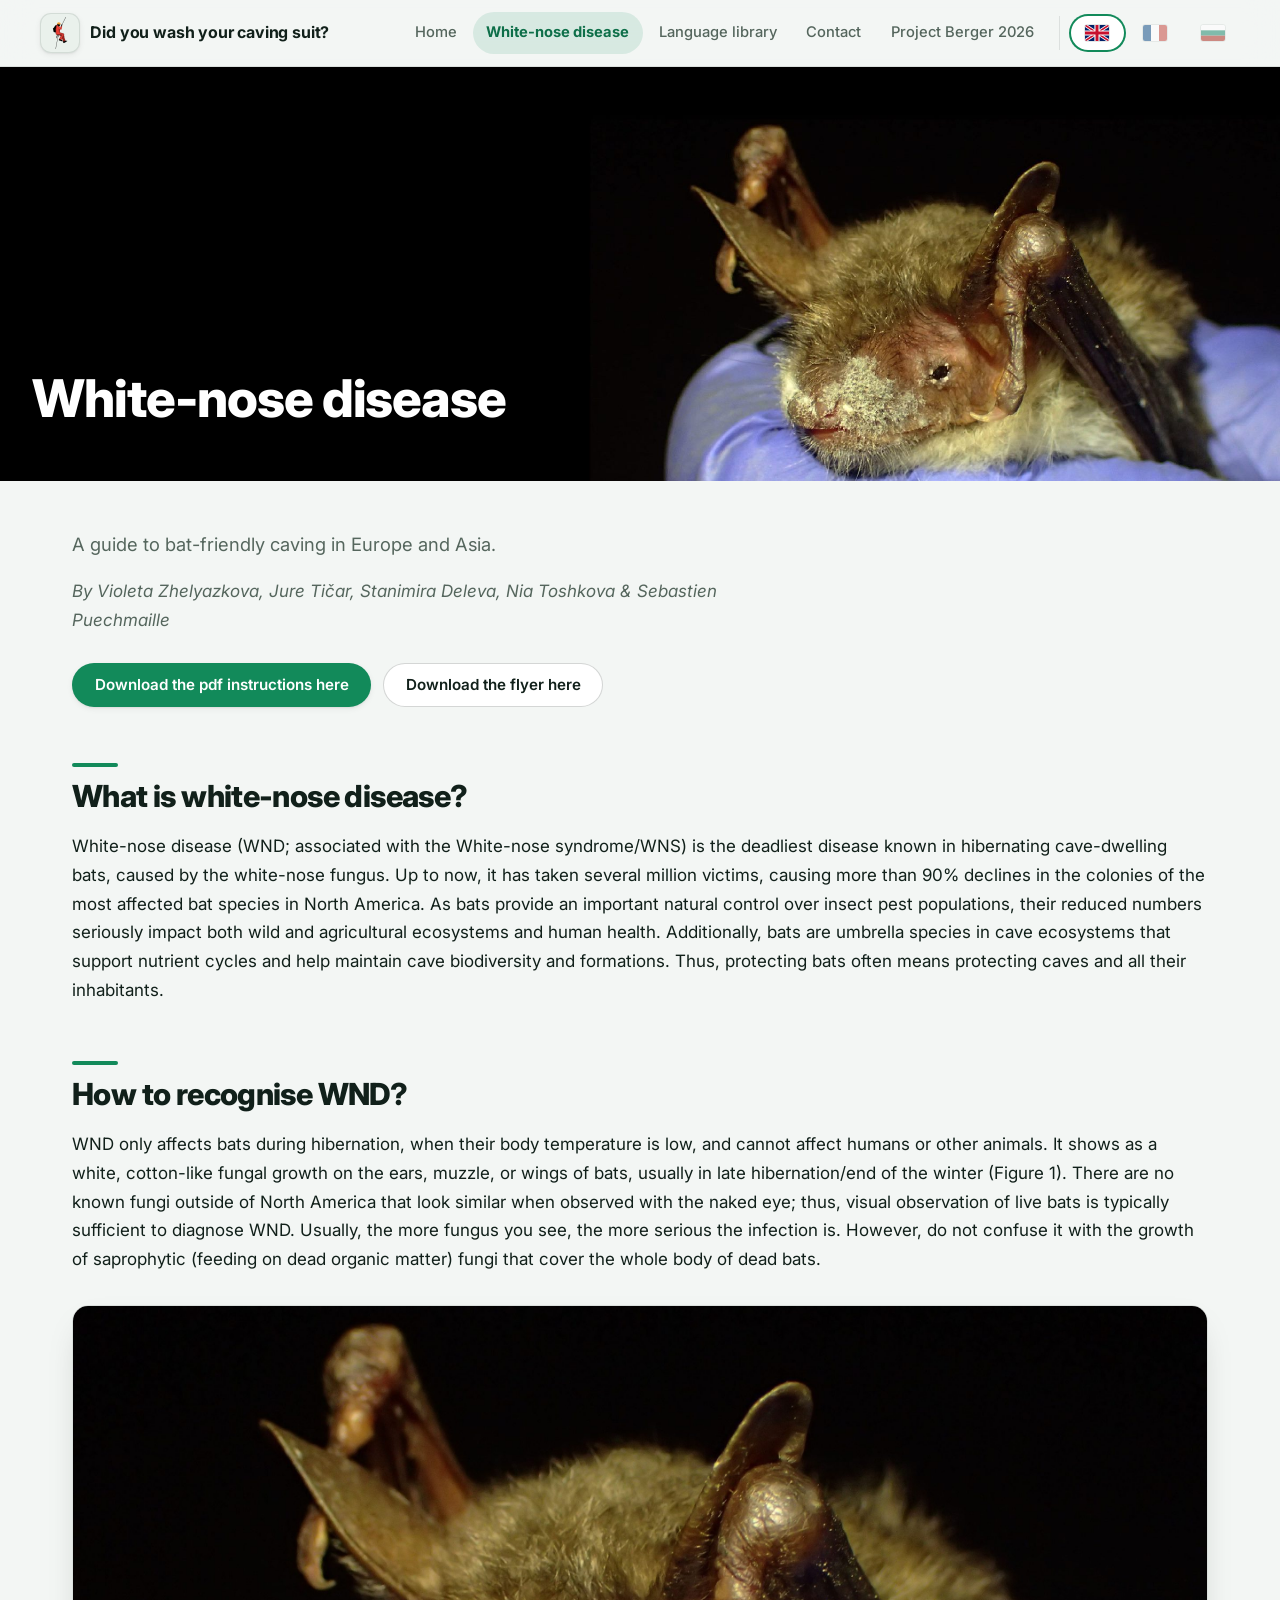
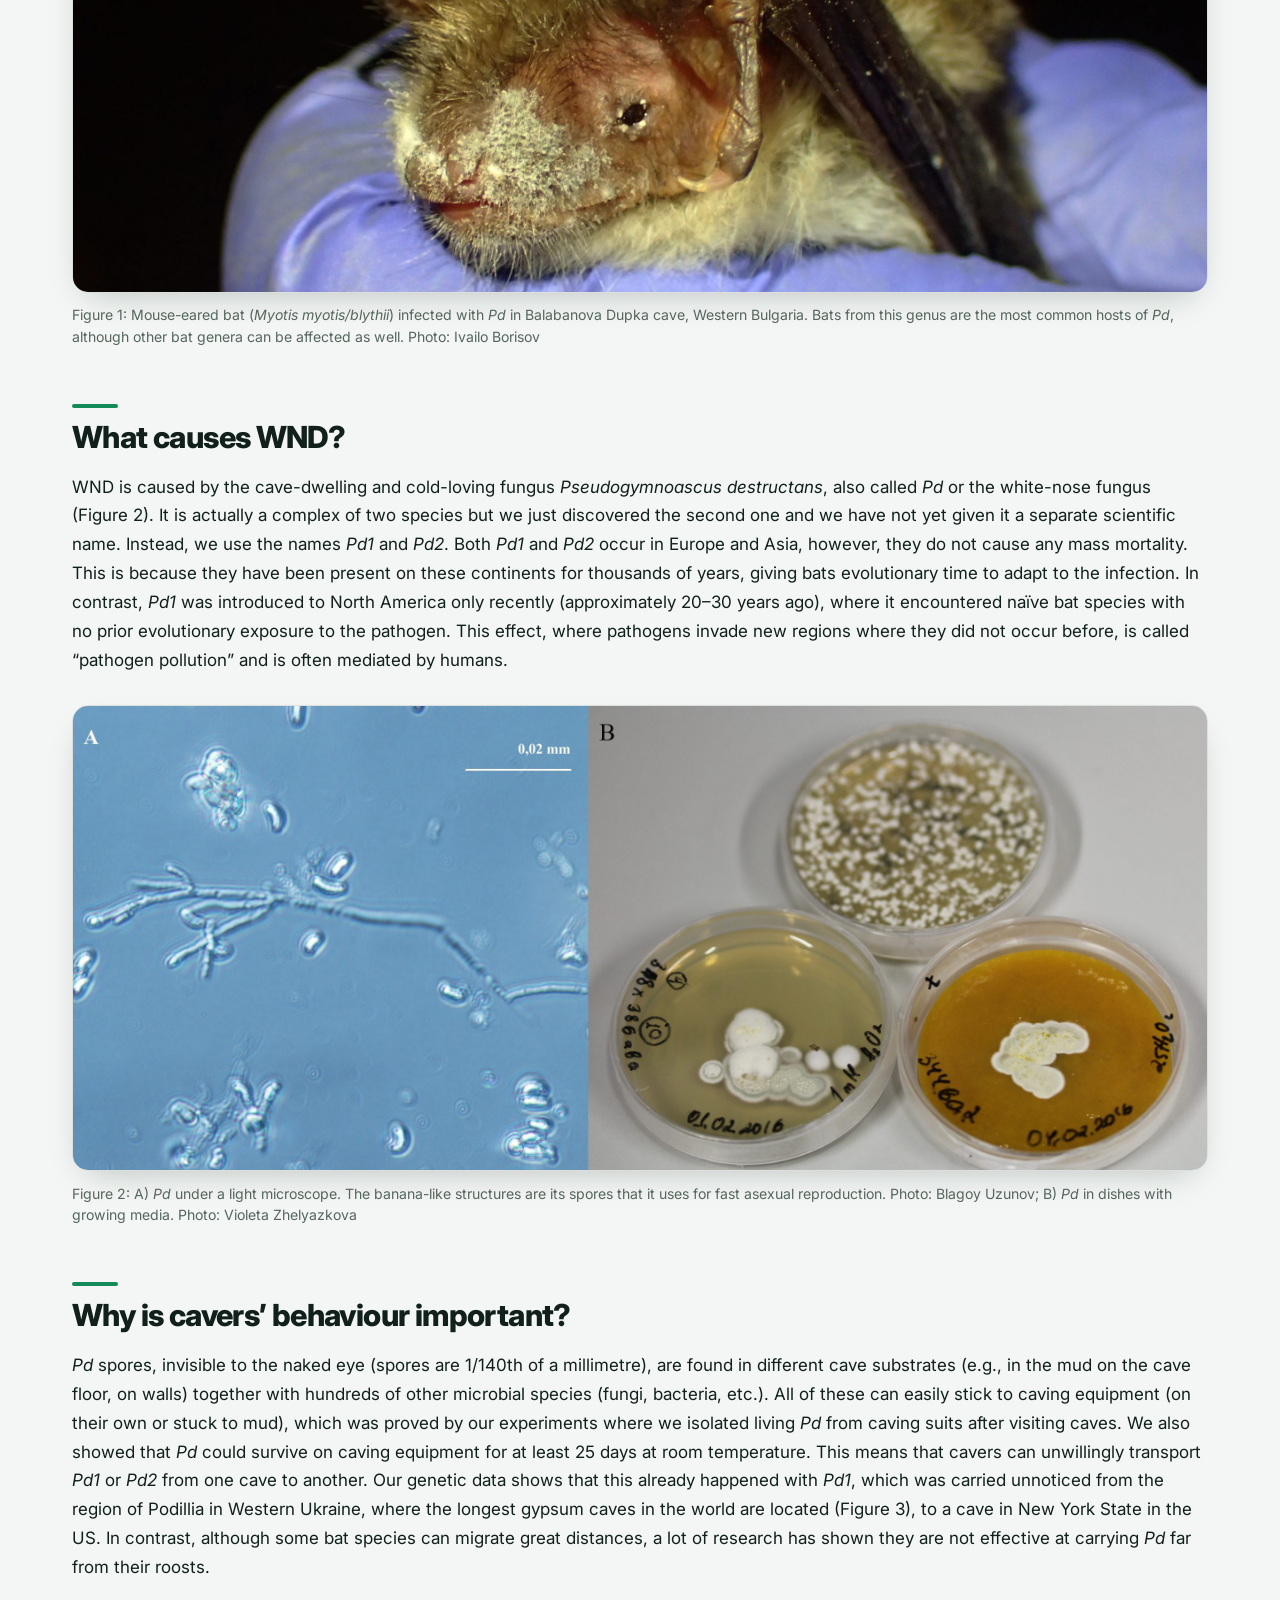
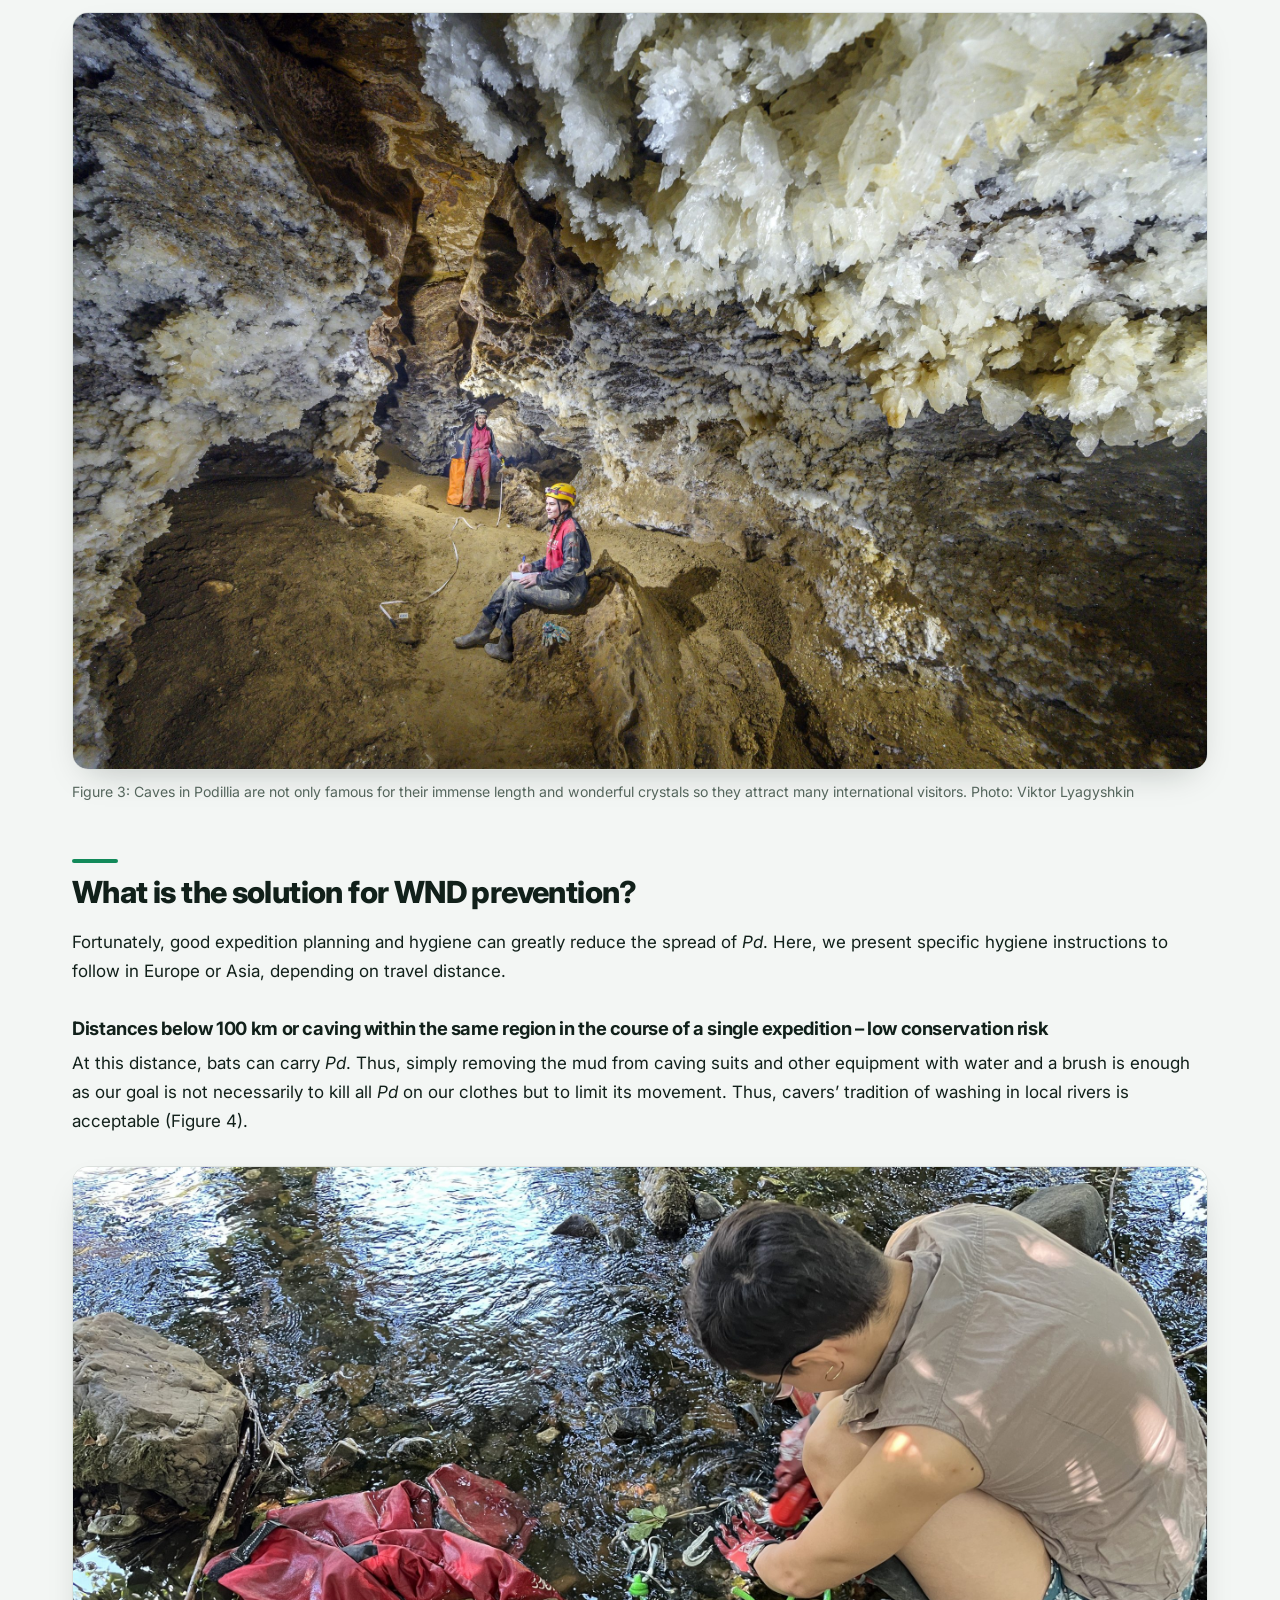
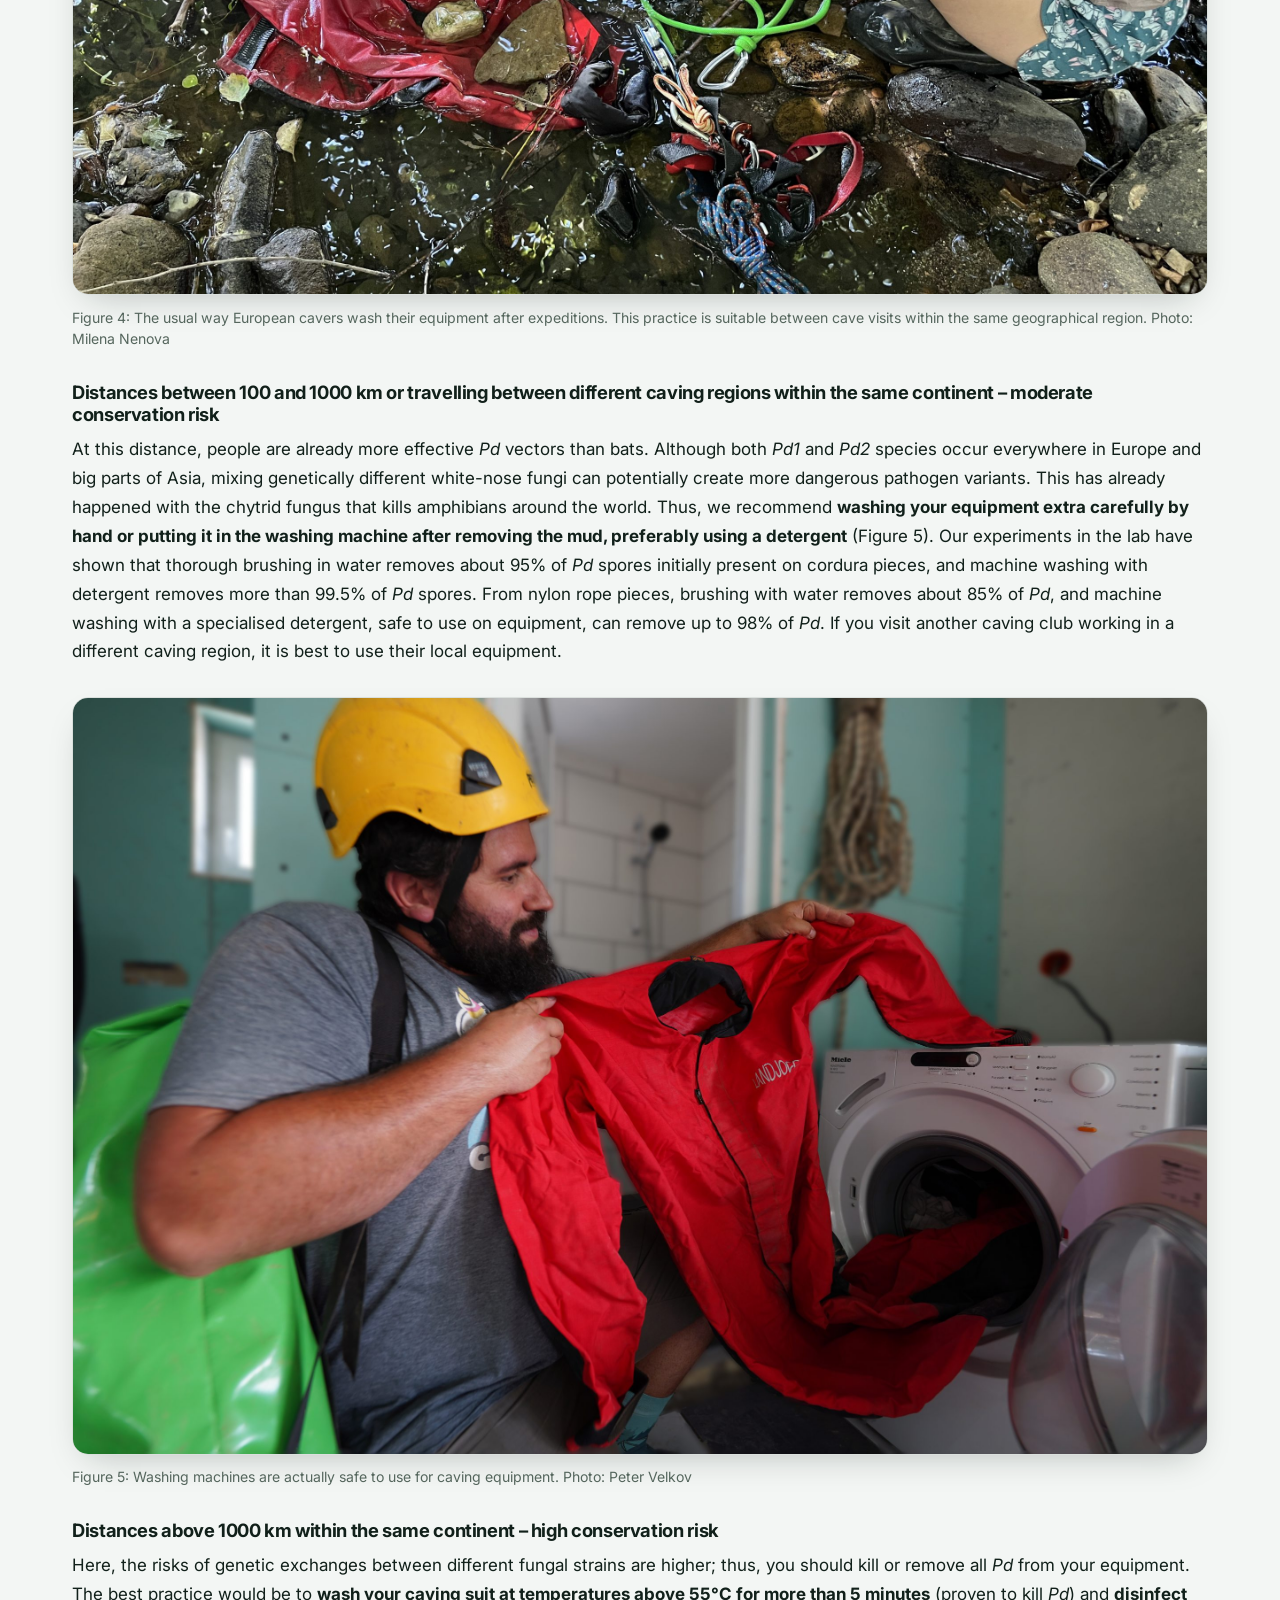
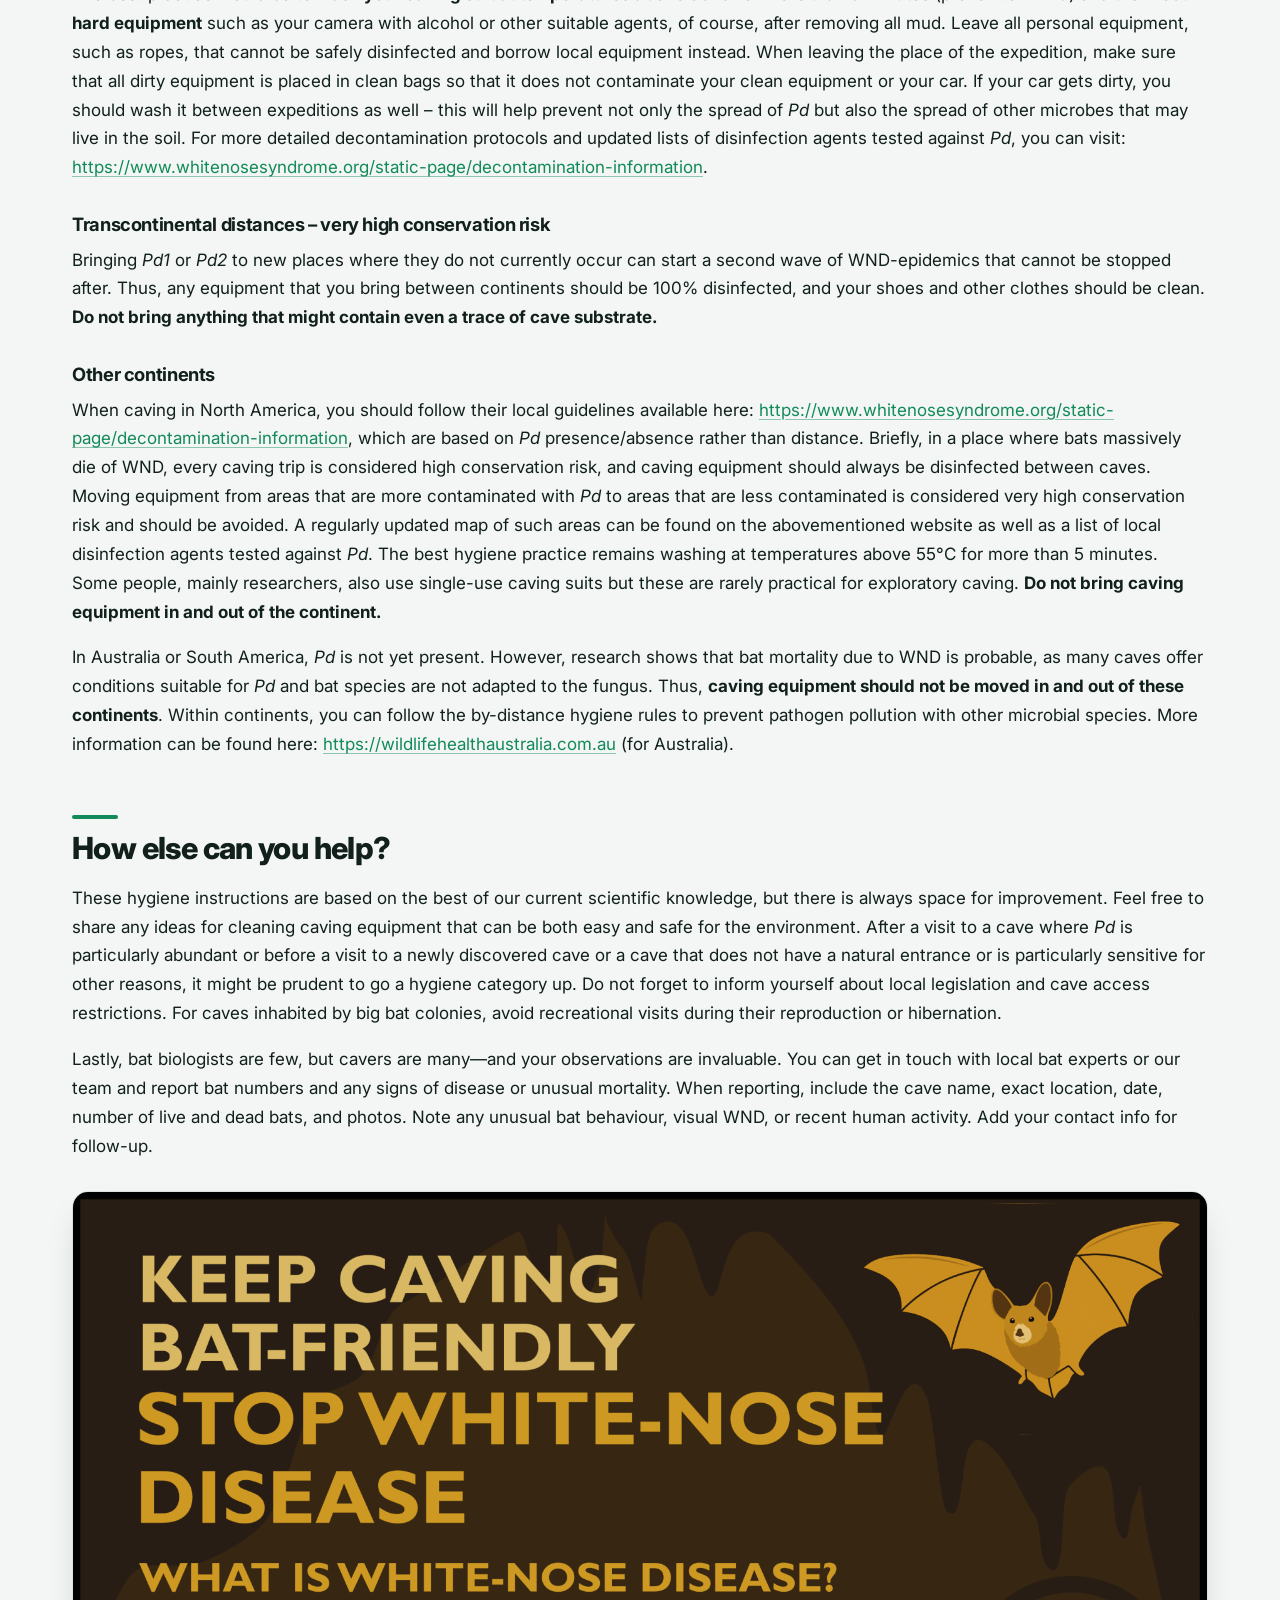
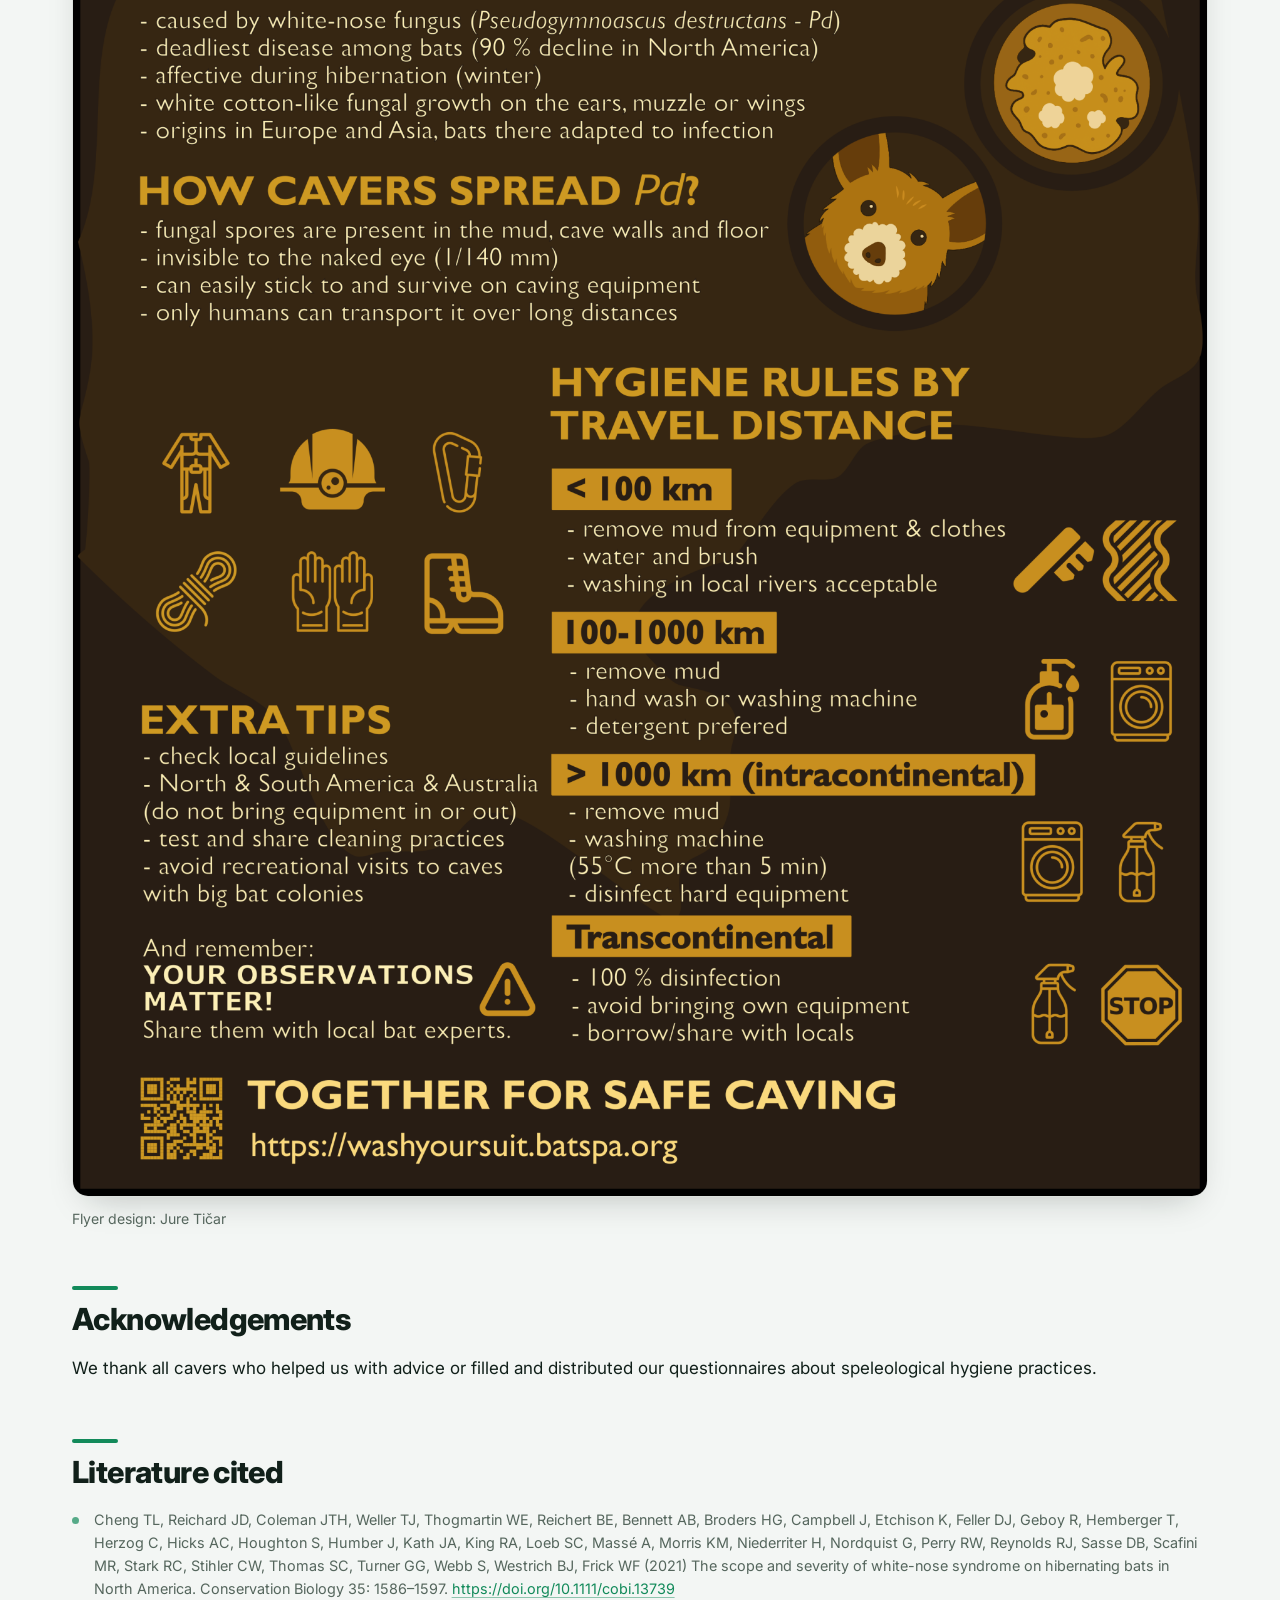
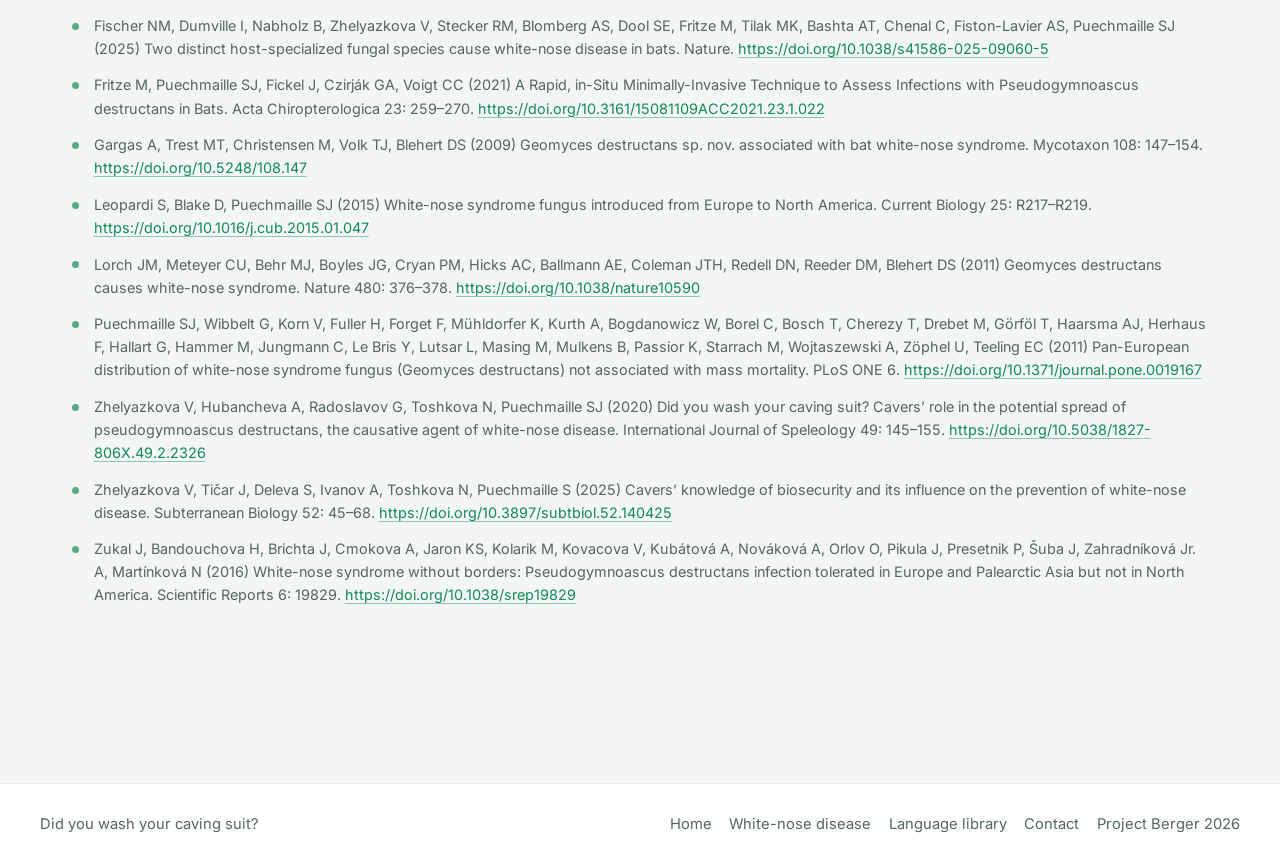
<file: white-nose-disease.html>
<!DOCTYPE html>
<html lang="en">
<head>
  <meta charset="UTF-8">
  <meta name="viewport" content="width=device-width, initial-scale=1.0">
  <title>White-nose disease &middot; Did you wash your caving suit?</title>
  <meta name="description" content="A guide to bat-friendly caving in Europe and Asia. Prevent the spread of white-nose disease.">
  <meta name="theme-color" content="#128a5a">
  <link rel="icon" href="images/logo.png">
  <link rel="preconnect" href="https://fonts.googleapis.com">
  <link rel="preconnect" href="https://fonts.gstatic.com" crossorigin>
  <link href="https://fonts.googleapis.com/css2?family=Inter:wght@400;500;600;700;800&display=swap" rel="stylesheet">
  <link rel="stylesheet" href="css/style.css?v=20261117">
  <link rel="alternate" hreflang="en" href="https://washyoursuit.org/white-nose-disease.html">
  <link rel="alternate" hreflang="fr" href="https://washyoursuit.org/fr/white-nose-disease.html">
  <link rel="alternate" hreflang="bg" href="https://washyoursuit.org/bg/white-nose-disease.html">
  <link rel="alternate" hreflang="x-default" href="https://washyoursuit.org/white-nose-disease.html">
  <link rel="preload" as="image" href="images/background/wnd-banner.jpg">
  <script defer src="js/main.js?v=20261117"></script>
</head>
<body>
  <a class="skip-link" href="#main">Skip to content</a>

  <header class="site-header">
    <div class="container site-header__inner">
      <a class="site-brand" href="index.html">
        <img src="images/logo.png" alt="">
        <span class="site-brand__name">Did you wash your caving suit?</span>
      </a>
      <button class="nav-toggle" type="button" aria-expanded="false" aria-controls="site-nav" aria-label="Toggle navigation">
        <span></span>
      </button>
      <nav id="site-nav" class="site-nav" aria-label="Main">
        <ul>
          <li><a href="index.html">Home</a></li>
          <li><a href="white-nose-disease.html" aria-current="page">White-nose disease</a></li>
          <li><a href="library.html">Language library</a></li>
          <li><a href="contact.html">Contact</a></li>
          <li><a href="projects.html">Project Berger 2026</a></li>
        </ul>
        <div class="lang-switch" role="group" aria-label="Language">
          <a class="lang-switch__link" href="white-nose-disease.html" hreflang="en" lang="en" aria-label="English" title="English" aria-current="true" data-lang="en"><img src="images/flag-en.svg" alt=""></a>
          <a class="lang-switch__link" href="fr/white-nose-disease.html" hreflang="fr" lang="fr" aria-label="Français" title="Français" data-lang="fr"><img src="images/flag-fr.svg" alt=""></a>
          <a class="lang-switch__link" href="bg/white-nose-disease.html" hreflang="bg" lang="bg" aria-label="Български" title="Български" data-lang="bg"><img src="images/flag-bg.svg" alt=""></a>
        </div>
      </nav>
    </div>
  </header>

  <main id="main">
    <section class="page-hero page-hero--wnd">
      <div class="container content page-hero__inner">
        <h1>White-nose disease</h1>
      </div>
    </section>

    <div class="container content">
      <p class="lead">A guide to bat-friendly caving in Europe and Asia.</p>
      <p class="byline">By Violeta Zhelyazkova, Jure Tičar, Stanimira Deleva, Nia Toshkova &amp; Sebastien Puechmaille</p>
      <div class="btn-row">
        <a class="btn btn--primary" href="downloads/WND-instructions-EN.pdf">Download the pdf instructions here</a>
        <a class="btn btn--ghost" href="downloads/WND_flyer_EN.png">Download the flyer here</a>
      </div>

      <section class="section reveal">
        <h2 class="section__title">What is white-nose disease?</h2>
        <p>White-nose disease (WND; associated with the White-nose syndrome/WNS) is the deadliest disease known in hibernating cave-dwelling bats, caused by the white-nose fungus. Up to now, it has taken several million victims, causing more than 90% declines in the colonies of the most affected bat species in North America. As bats provide an important natural control over insect pest populations, their reduced numbers seriously impact both wild and agricultural ecosystems and human health. Additionally, bats are umbrella species in cave ecosystems that support nutrient cycles and help maintain cave biodiversity and formations. Thus, protecting bats often means protecting caves and all their inhabitants.</p>
      </section>

      <section class="section reveal">
        <h2 class="section__title">How to recognise WND?</h2>
        <p>WND only affects bats during hibernation, when their body temperature is low, and cannot affect humans or other animals. It shows as a white, cotton-like fungal growth on the ears, muzzle, or wings of bats, usually in late hibernation/end of the winter (Figure 1). There are no known fungi outside of North America that look similar when observed with the naked eye; thus, visual observation of live bats is typically sufficient to diagnose WND. Usually, the more fungus you see, the more serious the infection is. However, do not confuse it with the growth of saprophytic (feeding on dead organic matter) fungi that cover the whole body of dead bats.</p>
        <figure>
          <img src="images/figure1-pd-bat.jpg" alt="Mouse-eared bat infected with Pd in Balabanova Dupka cave, Western Bulgaria">
          <figcaption>Figure 1: Mouse-eared bat (<em>Myotis myotis/blythii</em>) infected with <em>Pd</em> in Balabanova Dupka cave, Western Bulgaria. Bats from this genus are the most common hosts of <em>Pd</em>, although other bat genera can be affected as well. Photo: Ivailo Borisov</figcaption>
        </figure>
      </section>

      <section class="section reveal">
        <h2 class="section__title">What causes WND?</h2>
        <p>WND is caused by the cave-dwelling and cold-loving fungus <em>Pseudogymnoascus destructans</em>, also called <em>Pd</em> or the white-nose fungus (Figure 2). It is actually a complex of two species but we just discovered the second one and we have not yet given it a separate scientific name. Instead, we use the names <em>Pd1</em> and <em>Pd2</em>. Both <em>Pd1</em> and <em>Pd2</em> occur in Europe and Asia, however, they do not cause any mass mortality. This is because they have been present on these continents for thousands of years, giving bats evolutionary time to adapt to the infection. In contrast, <em>Pd1</em> was introduced to North America only recently (approximately 20&ndash;30 years ago), where it encountered naïve bat species with no prior evolutionary exposure to the pathogen. This effect, where pathogens invade new regions where they did not occur before, is called &ldquo;pathogen pollution&rdquo; and is often mediated by humans.</p>
        <figure>
          <img src="images/figure2-pd-fungus.jpg" alt="Pd under a light microscope and Pd growing in dishes">
          <figcaption>Figure 2: A) <em>Pd</em> under a light microscope. The banana-like structures are its spores that it uses for fast asexual reproduction. Photo: Blagoy Uzunov; B) <em>Pd</em> in dishes with growing media. Photo: Violeta Zhelyazkova</figcaption>
        </figure>
      </section>

      <section class="section reveal">
        <h2 class="section__title">Why is cavers&rsquo; behaviour important?</h2>
        <p><em>Pd</em> spores, invisible to the naked eye (spores are 1/140th of a millimetre), are found in different cave substrates (e.g., in the mud on the cave floor, on walls) together with hundreds of other microbial species (fungi, bacteria, etc.). All of these can easily stick to caving equipment (on their own or stuck to mud), which was proved by our experiments where we isolated living <em>Pd</em> from caving suits after visiting caves. We also showed that <em>Pd</em> could survive on caving equipment for at least 25 days at room temperature. This means that cavers can unwillingly transport <em>Pd1</em> or <em>Pd2</em> from one cave to another. Our genetic data shows that this already happened with <em>Pd1</em>, which was carried unnoticed from the region of Podillia in Western Ukraine, where the longest gypsum caves in the world are located (Figure 3), to a cave in New York State in the US. In contrast, although some bat species can migrate great distances, a lot of research has shown they are not effective at carrying <em>Pd</em> far from their roosts.</p>
        <figure>
          <img src="images/figure3-podillia.jpg" alt="Caves in Podillia, Western Ukraine">
          <figcaption>Figure 3: Caves in Podillia are not only famous for their immense length and wonderful crystals so they attract many international visitors. Photo: Viktor Lyagyshkin</figcaption>
        </figure>
      </section>

      <section class="section reveal">
        <h2 class="section__title">What is the solution for WND prevention?</h2>
        <p>Fortunately, good expedition planning and hygiene can greatly reduce the spread of <em>Pd</em>. Here, we present specific hygiene instructions to follow in Europe or Asia, depending on travel distance.</p>

        <h3 class="subsection-title">Distances below 100 km or caving within the same region in the course of a single expedition &ndash; low conservation risk</h3>
        <p>At this distance, bats can carry <em>Pd</em>. Thus, simply removing the mud from caving suits and other equipment with water and a brush is enough as our goal is not necessarily to kill all <em>Pd</em> on our clothes but to limit its movement. Thus, cavers&rsquo; tradition of washing in local rivers is acceptable (Figure 4).</p>
        <figure>
          <img src="images/figure4-washing-river.jpeg" alt="Cavers washing equipment in a river">
          <figcaption>Figure 4: The usual way European cavers wash their equipment after expeditions. This practice is suitable between cave visits within the same geographical region. Photo: Milena Nenova</figcaption>
        </figure>

        <h3 class="subsection-title">Distances between 100 and 1000 km or travelling between different caving regions within the same continent &ndash; moderate conservation risk</h3>
        <p>At this distance, people are already more effective <em>Pd</em> vectors than bats. Although both <em>Pd1</em> and <em>Pd2</em> species occur everywhere in Europe and big parts of Asia, mixing genetically different white-nose fungi can potentially create more dangerous pathogen variants. This has already happened with the chytrid fungus that kills amphibians around the world. Thus, we recommend <strong>washing your equipment extra carefully by hand or putting it in the washing machine after removing the mud, preferably using a detergent</strong> (Figure 5). Our experiments in the lab have shown that thorough brushing in water removes about 95% of <em>Pd</em> spores initially present on cordura pieces, and machine washing with detergent removes more than 99.5% of <em>Pd</em> spores. From nylon rope pieces, brushing with water removes about 85% of <em>Pd</em>, and machine washing with a specialised detergent, safe to use on equipment, can remove up to 98% of <em>Pd</em>. If you visit another caving club working in a different caving region, it is best to use their local equipment.</p>
        <figure>
          <img src="images/figure5-washing-machine.jpg" alt="Caving equipment being washed in a washing machine">
          <figcaption>Figure 5: Washing machines are actually safe to use for caving equipment. Photo: Peter Velkov</figcaption>
        </figure>

        <h3 class="subsection-title">Distances above 1000 km within the same continent &ndash; high conservation risk</h3>
        <p>Here, the risks of genetic exchanges between different fungal strains are higher; thus, you should kill or remove all <em>Pd</em> from your equipment. The best practice would be to <strong>wash your caving suit at temperatures above 55&deg;C for more than 5 minutes</strong> (proven to kill <em>Pd</em>) and <strong>disinfect hard equipment</strong> such as your camera with alcohol or other suitable agents, of course, after removing all mud. Leave all personal equipment, such as ropes, that cannot be safely disinfected and borrow local equipment instead. When leaving the place of the expedition, make sure that all dirty equipment is placed in clean bags so that it does not contaminate your clean equipment or your car. If your car gets dirty, you should wash it between expeditions as well &ndash; this will help prevent not only the spread of <em>Pd</em> but also the spread of other microbes that may live in the soil. For more detailed decontamination protocols and updated lists of disinfection agents tested against <em>Pd</em>, you can visit: <a href="https://www.whitenosesyndrome.org/static-page/decontamination-information">https://www.whitenosesyndrome.org/static-page/decontamination-information</a>.</p>

        <h3 class="subsection-title">Transcontinental distances &ndash; very high conservation risk</h3>
        <p>Bringing <em>Pd1</em> or <em>Pd2</em> to new places where they do not currently occur can start a second wave of WND-epidemics that cannot be stopped after. Thus, any equipment that you bring between continents should be 100% disinfected, and your shoes and other clothes should be clean. <strong>Do not bring anything that might contain even a trace of cave substrate.</strong></p>

        <h3 class="subsection-title">Other continents</h3>
        <p>When caving in North America, you should follow their local guidelines available here: <a href="https://www.whitenosesyndrome.org/static-page/decontamination-information">https://www.whitenosesyndrome.org/static-page/decontamination-information</a>, which are based on <em>Pd</em> presence/absence rather than distance. Briefly, in a place where bats massively die of WND, every caving trip is considered high conservation risk, and caving equipment should always be disinfected between caves. Moving equipment from areas that are more contaminated with <em>Pd</em> to areas that are less contaminated is considered very high conservation risk and should be avoided. A regularly updated map of such areas can be found on the abovementioned website as well as a list of local disinfection agents tested against <em>Pd</em>. The best hygiene practice remains washing at temperatures above 55&deg;C for more than 5 minutes. Some people, mainly researchers, also use single-use caving suits but these are rarely practical for exploratory caving. <strong>Do not bring caving equipment in and out of the continent.</strong></p>
        <p>In Australia or South America, <em>Pd</em> is not yet present. However, research shows that bat mortality due to WND is probable, as many caves offer conditions suitable for <em>Pd</em> and bat species are not adapted to the fungus. Thus, <strong>caving equipment should not be moved in and out of these continents</strong>. Within continents, you can follow the by-distance hygiene rules to prevent pathogen pollution with other microbial species. More information can be found here: <a href="https://wildlifehealthaustralia.com.au">https://wildlifehealthaustralia.com.au</a> (for Australia).</p>
      </section>

      <section class="section reveal">
        <h2 class="section__title">How else can you help?</h2>
        <p>These hygiene instructions are based on the best of our current scientific knowledge, but there is always space for improvement. Feel free to share any ideas for cleaning caving equipment that can be both easy and safe for the environment. After a visit to a cave where <em>Pd</em> is particularly abundant or before a visit to a newly discovered cave or a cave that does not have a natural entrance or is particularly sensitive for other reasons, it might be prudent to go a hygiene category up. Do not forget to inform yourself about local legislation and cave access restrictions. For caves inhabited by big bat colonies, avoid recreational visits during their reproduction or hibernation.</p>
        <p>Lastly, bat biologists are few, but cavers are many&mdash;and your observations are invaluable. You can get in touch with local bat experts or our team and report bat numbers and any signs of disease or unusual mortality. When reporting, include the cave name, exact location, date, number of live and dead bats, and photos. Note any unusual bat behaviour, visual WND, or recent human activity. Add your contact info for follow-up.</p>
        <figure>
          <img src="downloads/WND_flyer_EN.png" alt="White-nose disease hygiene flyer in English">
          <figcaption>Flyer design: Jure Tičar</figcaption>
        </figure>
      </section>

      <section class="section reveal">
        <h2 class="section__title">Acknowledgements</h2>
        <p>We thank all cavers who helped us with advice or filled and distributed our questionnaires about speleological hygiene practices.</p>
      </section>

      <section class="section reveal">
        <h2 class="section__title">Literature cited</h2>
        <ul class="references">
          <li>Cheng TL, Reichard JD, Coleman JTH, Weller TJ, Thogmartin WE, Reichert BE, Bennett AB, Broders HG, Campbell J, Etchison K, Feller DJ, Geboy R, Hemberger T, Herzog C, Hicks AC, Houghton S, Humber J, Kath JA, King RA, Loeb SC, Massé A, Morris KM, Niederriter H, Nordquist G, Perry RW, Reynolds RJ, Sasse DB, Scafini MR, Stark RC, Stihler CW, Thomas SC, Turner GG, Webb S, Westrich BJ, Frick WF (2021) The scope and severity of white-nose syndrome on hibernating bats in North America. Conservation Biology 35: 1586&ndash;1597. <a href="https://doi.org/10.1111/cobi.13739">https://doi.org/10.1111/cobi.13739</a></li>
          <li>Fischer NM, Dumville I, Nabholz B, Zhelyazkova V, Stecker RM, Blomberg AS, Dool SE, Fritze M, Tilak MK, Bashta AT, Chenal C, Fiston-Lavier AS, Puechmaille SJ (2025) Two distinct host-specialized fungal species cause white-nose disease in bats. Nature. <a href="https://doi.org/10.1038/s41586-025-09060-5">https://doi.org/10.1038/s41586-025-09060-5</a></li>
          <li>Fritze M, Puechmaille SJ, Fickel J, Czirják GA, Voigt CC (2021) A Rapid, in-Situ Minimally-Invasive Technique to Assess Infections with Pseudogymnoascus destructans in Bats. Acta Chiropterologica 23: 259&ndash;270. <a href="https://doi.org/10.3161/15081109ACC2021.23.1.022">https://doi.org/10.3161/15081109ACC2021.23.1.022</a></li>
          <li>Gargas A, Trest MT, Christensen M, Volk TJ, Blehert DS (2009) Geomyces destructans sp. nov. associated with bat white-nose syndrome. Mycotaxon 108: 147&ndash;154. <a href="https://doi.org/10.5248/108.147">https://doi.org/10.5248/108.147</a></li>
          <li>Leopardi S, Blake D, Puechmaille SJ (2015) White-nose syndrome fungus introduced from Europe to North America. Current Biology 25: R217&ndash;R219. <a href="https://doi.org/10.1016/j.cub.2015.01.047">https://doi.org/10.1016/j.cub.2015.01.047</a></li>
          <li>Lorch JM, Meteyer CU, Behr MJ, Boyles JG, Cryan PM, Hicks AC, Ballmann AE, Coleman JTH, Redell DN, Reeder DM, Blehert DS (2011) Geomyces destructans causes white-nose syndrome. Nature 480: 376&ndash;378. <a href="https://doi.org/10.1038/nature10590">https://doi.org/10.1038/nature10590</a></li>
          <li>Puechmaille SJ, Wibbelt G, Korn V, Fuller H, Forget F, Mühldorfer K, Kurth A, Bogdanowicz W, Borel C, Bosch T, Cherezy T, Drebet M, Görföl T, Haarsma AJ, Herhaus F, Hallart G, Hammer M, Jungmann C, Le Bris Y, Lutsar L, Masing M, Mulkens B, Passior K, Starrach M, Wojtaszewski A, Zöphel U, Teeling EC (2011) Pan-European distribution of white-nose syndrome fungus (Geomyces destructans) not associated with mass mortality. PLoS ONE 6. <a href="https://doi.org/10.1371/journal.pone.0019167">https://doi.org/10.1371/journal.pone.0019167</a></li>
          <li>Zhelyazkova V, Hubancheva A, Radoslavov G, Toshkova N, Puechmaille SJ (2020) Did you wash your caving suit? Cavers&rsquo; role in the potential spread of pseudogymnoascus destructans, the causative agent of white-nose disease. International Journal of Speleology 49: 145&ndash;155. <a href="https://doi.org/10.5038/1827-806X.49.2.2326">https://doi.org/10.5038/1827-806X.49.2.2326</a></li>
          <li>Zhelyazkova V, Tičar J, Deleva S, Ivanov A, Toshkova N, Puechmaille S (2025) Cavers&rsquo; knowledge of biosecurity and its influence on the prevention of white-nose disease. Subterranean Biology 52: 45&ndash;68. <a href="https://doi.org/10.3897/subtbiol.52.140425">https://doi.org/10.3897/subtbiol.52.140425</a></li>
          <li>Zukal J, Bandouchova H, Brichta J, Cmokova A, Jaron KS, Kolarik M, Kovacova V, Kubátová A, Nováková A, Orlov O, Pikula J, Presetnik P, Šuba J, Zahradníková Jr. A, Martínková N (2016) White-nose syndrome without borders: Pseudogymnoascus destructans infection tolerated in Europe and Palearctic Asia but not in North America. Scientific Reports 6: 19829. <a href="https://doi.org/10.1038/srep19829">https://doi.org/10.1038/srep19829</a></li>
        </ul>
      </section>
    </div>
  </main>

  <footer class="site-footer">
    <div class="container site-footer__inner">
      <p>Did you wash your caving suit?</p>
      <nav aria-label="Footer">
        <a href="index.html">Home</a>
        <a href="white-nose-disease.html">White-nose disease</a>
        <a href="library.html">Language library</a>
        <a href="contact.html">Contact</a>
        <a href="projects.html">Project Berger 2026</a>
      </nav>
    </div>
  </footer>
</body>
</html>
</file>
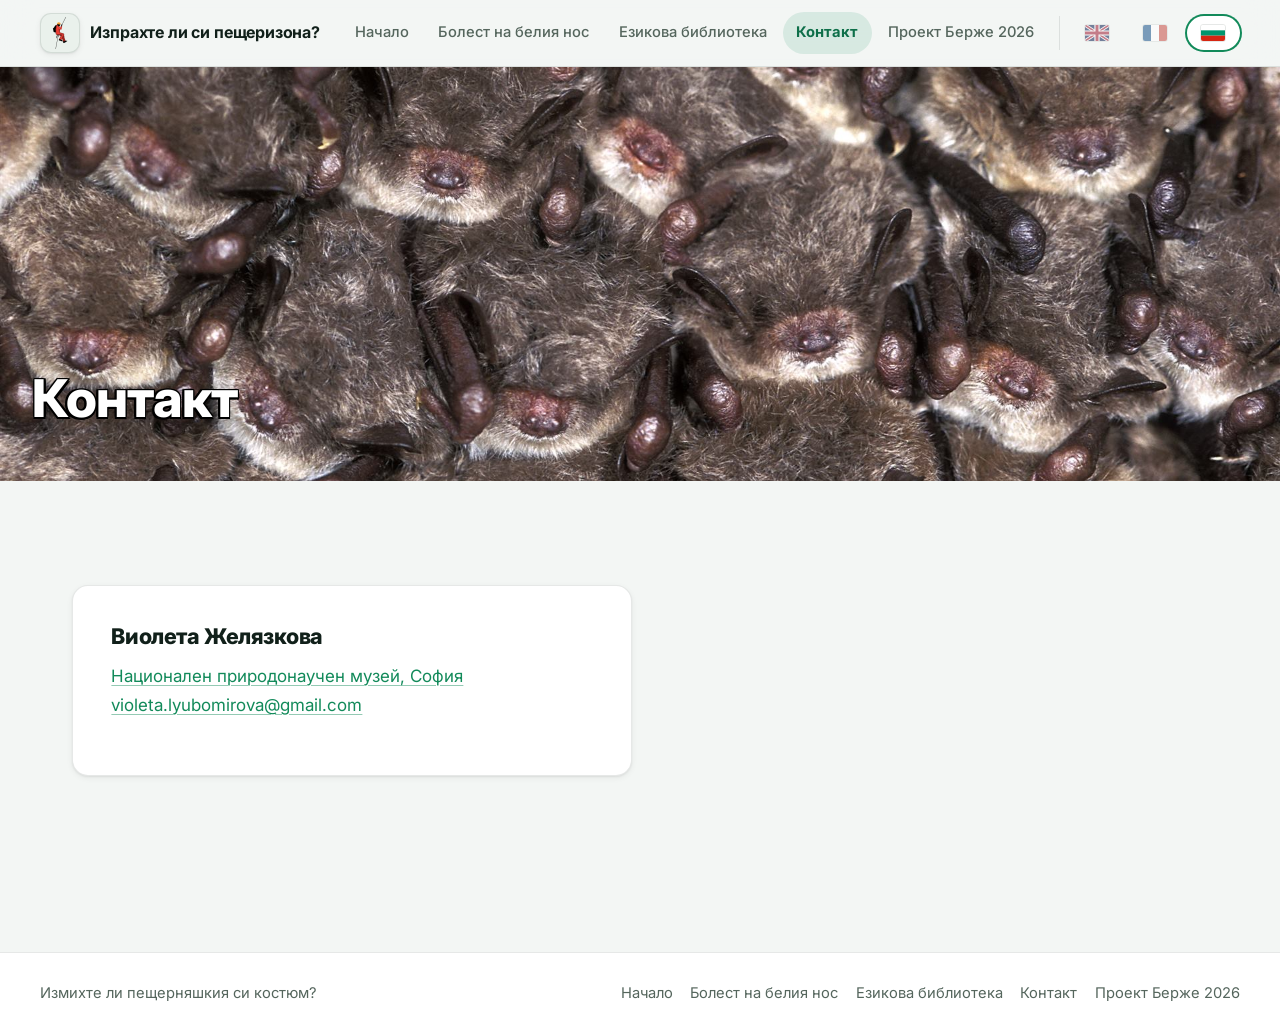
<file: bg/contact.html>
<!DOCTYPE html>
<html lang="bg">
<head>
  <meta charset="UTF-8">
  <meta name="viewport" content="width=device-width, initial-scale=1.0">
  <title>Контакт &middot; Измихте ли пещерняшкия си костюм?</title>
  <meta name="description" content="Свържете се с екипа на проекта за хигиена в пещерите и болестта на белия нос.">
  <meta name="theme-color" content="#128a5a">
  <link rel="icon" href="../images/logo.png">
  <link rel="preconnect" href="https://fonts.googleapis.com">
  <link rel="preconnect" href="https://fonts.gstatic.com" crossorigin>
  <link href="https://fonts.googleapis.com/css2?family=Inter:wght@400;500;600;700;800&display=swap" rel="stylesheet">
  <link rel="stylesheet" href="../css/style.css?v=20261117">
  <link rel="alternate" hreflang="en" href="https://washyoursuit.org/contact.html">
  <link rel="alternate" hreflang="fr" href="https://washyoursuit.org/fr/contact.html">
  <link rel="alternate" hreflang="bg" href="https://washyoursuit.org/bg/contact.html">
  <link rel="alternate" hreflang="x-default" href="https://washyoursuit.org/contact.html">
  <link rel="preload" as="image" href="../images/background/bat-myotis-capaccinii.jpg">
  <script defer src="../js/main.js?v=20261117"></script>
</head>
<body>
  <a class="skip-link" href="#main">Към съдържанието</a>

  <header class="site-header">
    <div class="container site-header__inner">
      <a class="site-brand" href="index.html">
        <img src="../images/logo.png" alt="">
        <span class="site-brand__name">Изпрахте ли си пещеризона?</span>
      </a>
      <button class="nav-toggle" type="button" aria-expanded="false" aria-controls="site-nav" aria-label="Показване на навигацията">
        <span></span>
      </button>
      <nav id="site-nav" class="site-nav" aria-label="Основна навигация">
        <ul>
          <li><a href="index.html">Начало</a></li>
          <li><a href="white-nose-disease.html">Болест на белия нос</a></li>
          <li><a href="library.html">Езикова библиотека</a></li>
          <li><a href="contact.html" aria-current="page">Контакт</a></li>
          <li><a href="projects.html">Проект Берже 2026</a></li>
        </ul>
        <div class="lang-switch" role="group" aria-label="Език">
          <a class="lang-switch__link" href="../contact.html" hreflang="en" lang="en" aria-label="English" title="English" data-lang="en"><img src="../images/flag-en.svg" alt=""></a>
          <a class="lang-switch__link" href="../fr/contact.html" hreflang="fr" lang="fr" aria-label="Français" title="Français" data-lang="fr"><img src="../images/flag-fr.svg" alt=""></a>
          <a class="lang-switch__link" href="contact.html" hreflang="bg" lang="bg" aria-label="Български" title="Български" aria-current="true" data-lang="bg"><img src="../images/flag-bg.svg" alt=""></a>
        </div>
      </nav>
    </div>
  </header>

  <main id="main">
    <section class="page-hero page-hero--contact">
      <div class="container content page-hero__inner">
        <h1>Контакт</h1>
      </div>
    </section>

    <div class="container content">
      <section class="section reveal">
        <div class="card">
          <h2>Виолета Желязкова</h2>
          <p>
            <a href="https://www.nmnhs.com/">Национален природонаучен музей, София</a><br>
            <a href="mailto:violeta.lyubomirova@gmail.com">violeta.lyubomirova@gmail.com</a>
          </p>
        </div>
      </section>
    </div>
  </main>

  <footer class="site-footer">
    <div class="container site-footer__inner">
      <p>Измихте ли пещерняшкия си костюм?</p>
      <nav aria-label="Навигация в долния колонтитул">
        <a href="index.html">Начало</a>
        <a href="white-nose-disease.html">Болест на белия нос</a>
        <a href="library.html">Езикова библиотека</a>
        <a href="contact.html">Контакт</a>
        <a href="projects.html">Проект Берже 2026</a>
      </nav>
    </div>
  </footer>
</body>
</html>
</file>
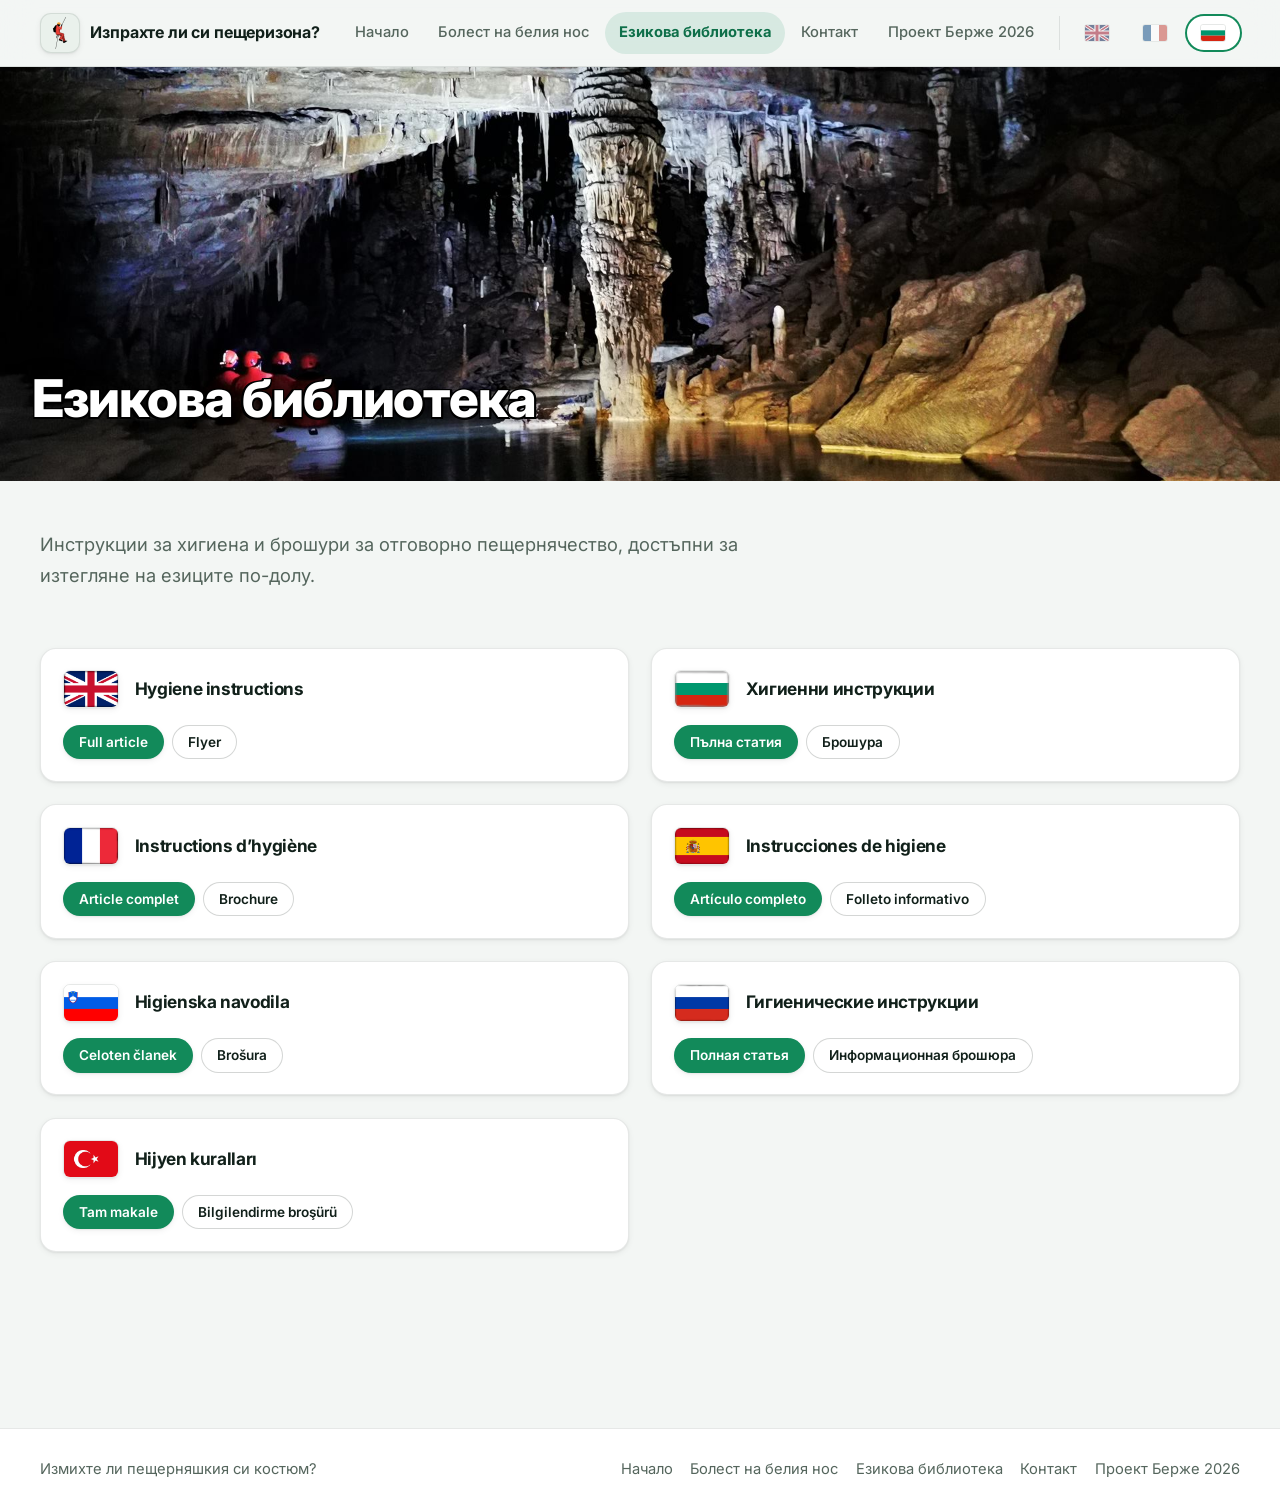
<file: bg/library.html>
<!DOCTYPE html>
<html lang="bg">
<head>
  <meta charset="UTF-8">
  <meta name="viewport" content="width=device-width, initial-scale=1.0">
  <title>Езикова библиотека &middot; Измихте ли пещерняшкия си костюм?</title>
  <meta name="description" content="Инструкции за хигиена и брошури за болестта на белия нос на различни езици.">
  <meta name="theme-color" content="#128a5a">
  <link rel="icon" href="../images/logo.png">
  <link rel="preconnect" href="https://fonts.googleapis.com">
  <link rel="preconnect" href="https://fonts.gstatic.com" crossorigin>
  <link href="https://fonts.googleapis.com/css2?family=Inter:wght@400;500;600;700;800&display=swap" rel="stylesheet">
  <link rel="stylesheet" href="../css/style.css?v=20261117">
  <link rel="alternate" hreflang="en" href="https://washyoursuit.org/library.html">
  <link rel="alternate" hreflang="fr" href="https://washyoursuit.org/fr/library.html">
  <link rel="alternate" hreflang="bg" href="https://washyoursuit.org/bg/library.html">
  <link rel="alternate" hreflang="x-default" href="https://washyoursuit.org/library.html">
  <link rel="preload" as="image" href="../images/background/cave-krizna.jpg">
  <script defer src="../js/main.js?v=20261117"></script>
</head>
<body>
  <a class="skip-link" href="#main">Към съдържанието</a>

  <header class="site-header">
    <div class="container site-header__inner">
      <a class="site-brand" href="index.html">
        <img src="../images/logo.png" alt="">
        <span class="site-brand__name">Изпрахте ли си пещеризона?</span>
      </a>
      <button class="nav-toggle" type="button" aria-expanded="false" aria-controls="site-nav" aria-label="Показване на навигацията">
        <span></span>
      </button>
      <nav id="site-nav" class="site-nav" aria-label="Основна навигация">
        <ul>
          <li><a href="index.html">Начало</a></li>
          <li><a href="white-nose-disease.html">Болест на белия нос</a></li>
          <li><a href="library.html" aria-current="page">Езикова библиотека</a></li>
          <li><a href="contact.html">Контакт</a></li>
          <li><a href="projects.html">Проект Берже 2026</a></li>
        </ul>
        <div class="lang-switch" role="group" aria-label="Език">
          <a class="lang-switch__link" href="../library.html" hreflang="en" lang="en" aria-label="English" title="English" data-lang="en"><img src="../images/flag-en.svg" alt=""></a>
          <a class="lang-switch__link" href="../fr/library.html" hreflang="fr" lang="fr" aria-label="Français" title="Français" data-lang="fr"><img src="../images/flag-fr.svg" alt=""></a>
          <a class="lang-switch__link" href="library.html" hreflang="bg" lang="bg" aria-label="Български" title="Български" aria-current="true" data-lang="bg"><img src="../images/flag-bg.svg" alt=""></a>
        </div>
      </nav>
    </div>
  </header>

  <main id="main">
    <section class="page-hero page-hero--library">
      <div class="container page-hero__inner">
        <h1>Езикова библиотека</h1>
      </div>
    </section>

    <div class="container">
      <p class="lead">Инструкции за хигиена и брошури за отговорно пещернячество, достъпни за изтегляне на езиците по-долу.</p>

      <section class="section reveal">
        <ul class="lang-list">
          <li class="lang-card">
            <img class="lang-card__flag" src="../images/flag-hygiene.png" alt="">
            <h2 class="lang-card__name">Hygiene instructions</h2>
            <div class="lang-card__actions">
              <a class="btn btn--primary btn--sm" href="../downloads/WND-instructions-EN.pdf">Full article</a>
              <a class="btn btn--ghost btn--sm" href="../downloads/WND_flyer_EN.png">Flyer</a>
            </div>
          </li>
          <li class="lang-card">
            <img class="lang-card__flag" src="../images/flag-bg.jpg" alt="">
            <h2 class="lang-card__name">Хигиенни инструкции</h2>
            <div class="lang-card__actions">
              <a class="btn btn--primary btn--sm" href="../downloads/WND-instructions-BG.pdf">Пълна статия</a>
              <a class="btn btn--ghost btn--sm" href="../downloads/WND_flyer_BG.png">Брошура</a>
            </div>
          </li>
          <li class="lang-card">
            <img class="lang-card__flag" src="../images/flag-fr.png" alt="">
            <h2 class="lang-card__name">Instructions d&rsquo;hygiène</h2>
            <div class="lang-card__actions">
              <a class="btn btn--primary btn--sm" href="../downloads/WND-instructions-FR.pdf">Article complet</a>
              <a class="btn btn--ghost btn--sm" href="../downloads/WND_flyer_FR.png">Brochure</a>
            </div>
          </li>
          <li class="lang-card">
            <img class="lang-card__flag" src="../images/flag-es.png" alt="">
            <h2 class="lang-card__name">Instrucciones de higiene</h2>
            <div class="lang-card__actions">
              <a class="btn btn--primary btn--sm" href="../downloads/WND-instructions-ES.pdf">Artículo completo</a>
              <a class="btn btn--ghost btn--sm" href="../downloads/WND_flyer_ES.png">Folleto informativo</a>
            </div>
          </li>
          <li class="lang-card">
            <img class="lang-card__flag" src="../images/flag-slovenia.png" alt="">
            <h2 class="lang-card__name">Higienska navodila</h2>
            <div class="lang-card__actions">
              <a class="btn btn--primary btn--sm" href="../downloads/WND-instructions-SLO.pdf">Celoten članek</a>
              <a class="btn btn--ghost btn--sm" href="../downloads/WND_flyer_SLO.png">Brošura</a>
            </div>
          </li>
          <li class="lang-card">
            <img class="lang-card__flag" src="../images/flag-ru.png" alt="">
            <h2 class="lang-card__name">Гигиенические инструкции</h2>
            <div class="lang-card__actions">
              <a class="btn btn--primary btn--sm" href="../downloads/WND-instructions-RU.pdf">Полная статья</a>
              <a class="btn btn--ghost btn--sm" href="../downloads/WND_flyer_RU.png">Информационная брошюра</a>
            </div>
          </li>
          <li class="lang-card">
            <img class="lang-card__flag" src="../images/flag-tr.jpg" alt="">
            <h2 class="lang-card__name">Hijyen kuralları</h2>
            <div class="lang-card__actions">
              <a class="btn btn--primary btn--sm" href="../downloads/WND-instructions-TR.pdf">Tam makale</a>
              <a class="btn btn--ghost btn--sm" href="../downloads/WND_flyer_TR.png">Bilgilendirme broşürü</a>
            </div>
          </li>
        </ul>
      </section>
    </div>
  </main>

  <footer class="site-footer">
    <div class="container site-footer__inner">
      <p>Измихте ли пещерняшкия си костюм?</p>
      <nav aria-label="Навигация в долния колонтитул">
        <a href="index.html">Начало</a>
        <a href="white-nose-disease.html">Болест на белия нос</a>
        <a href="library.html">Езикова библиотека</a>
        <a href="contact.html">Контакт</a>
        <a href="projects.html">Проект Берже 2026</a>
      </nav>
    </div>
  </footer>
</body>
</html>
</file>
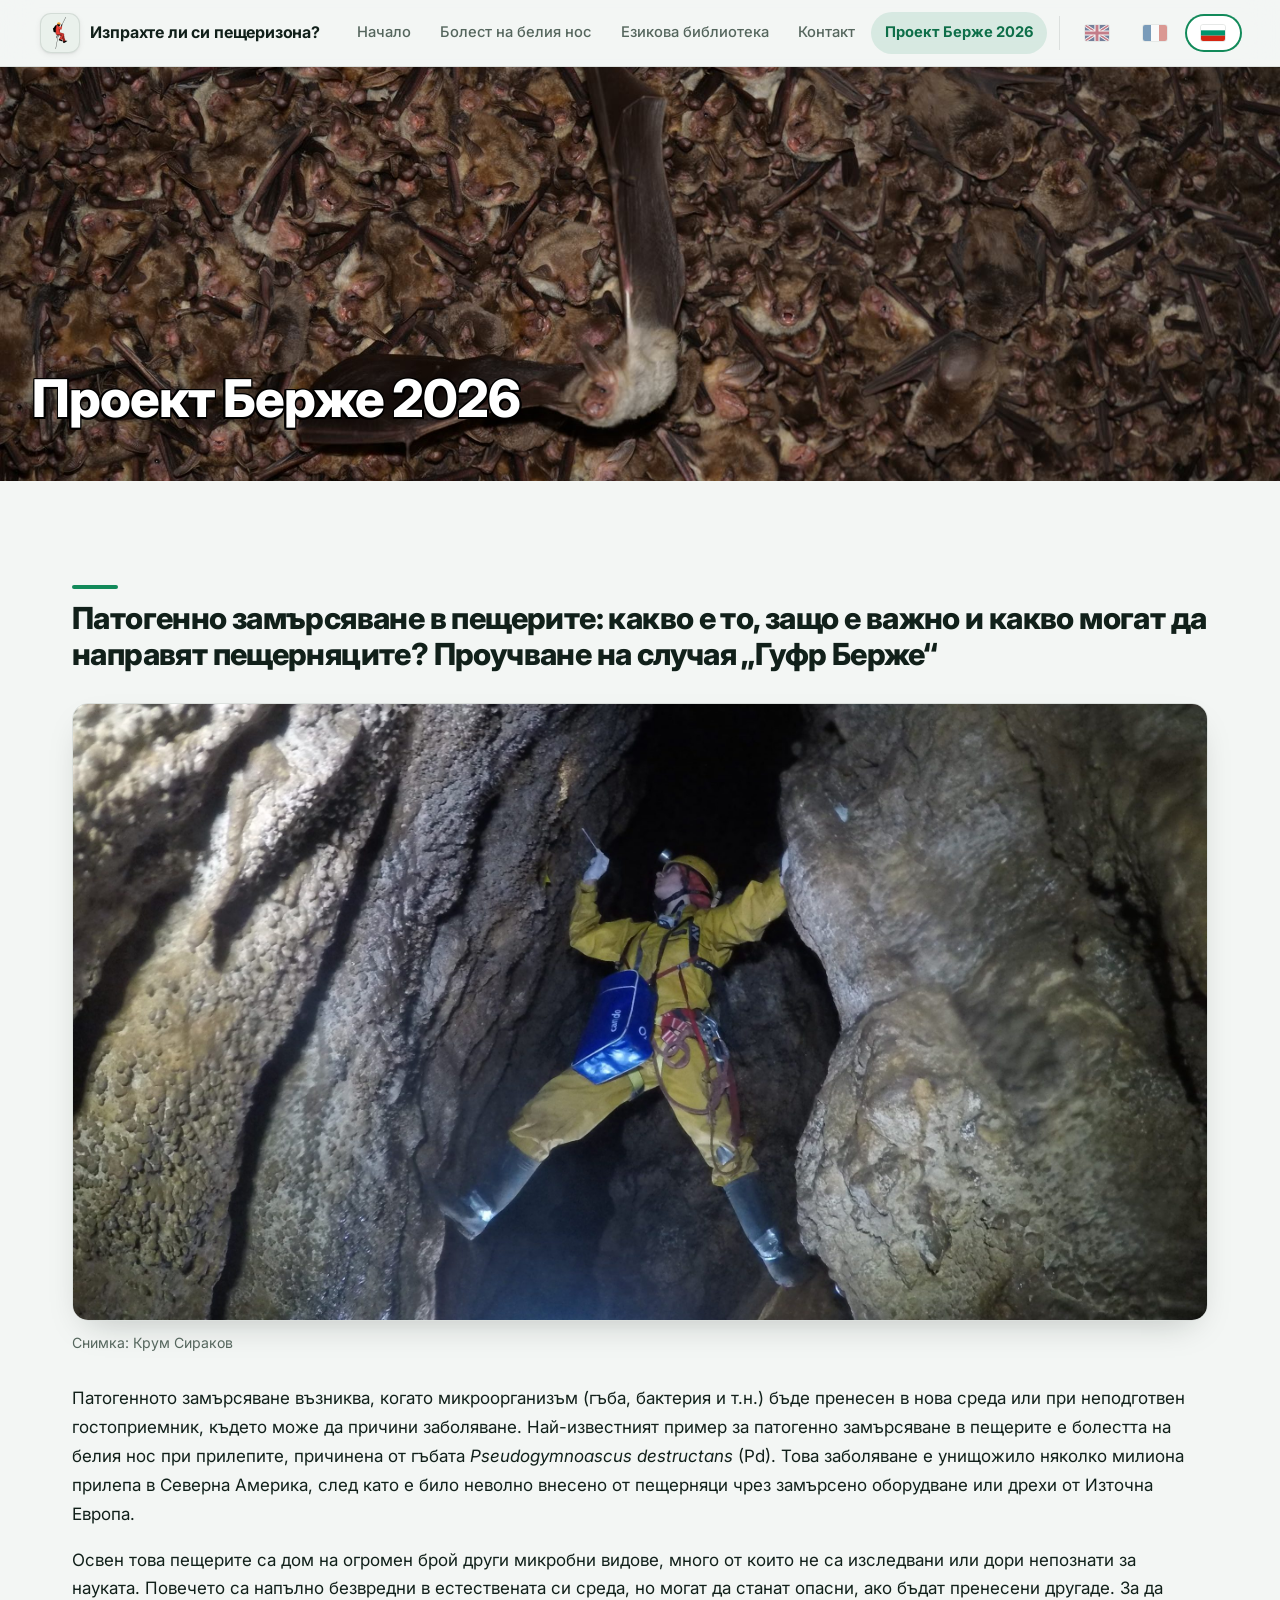
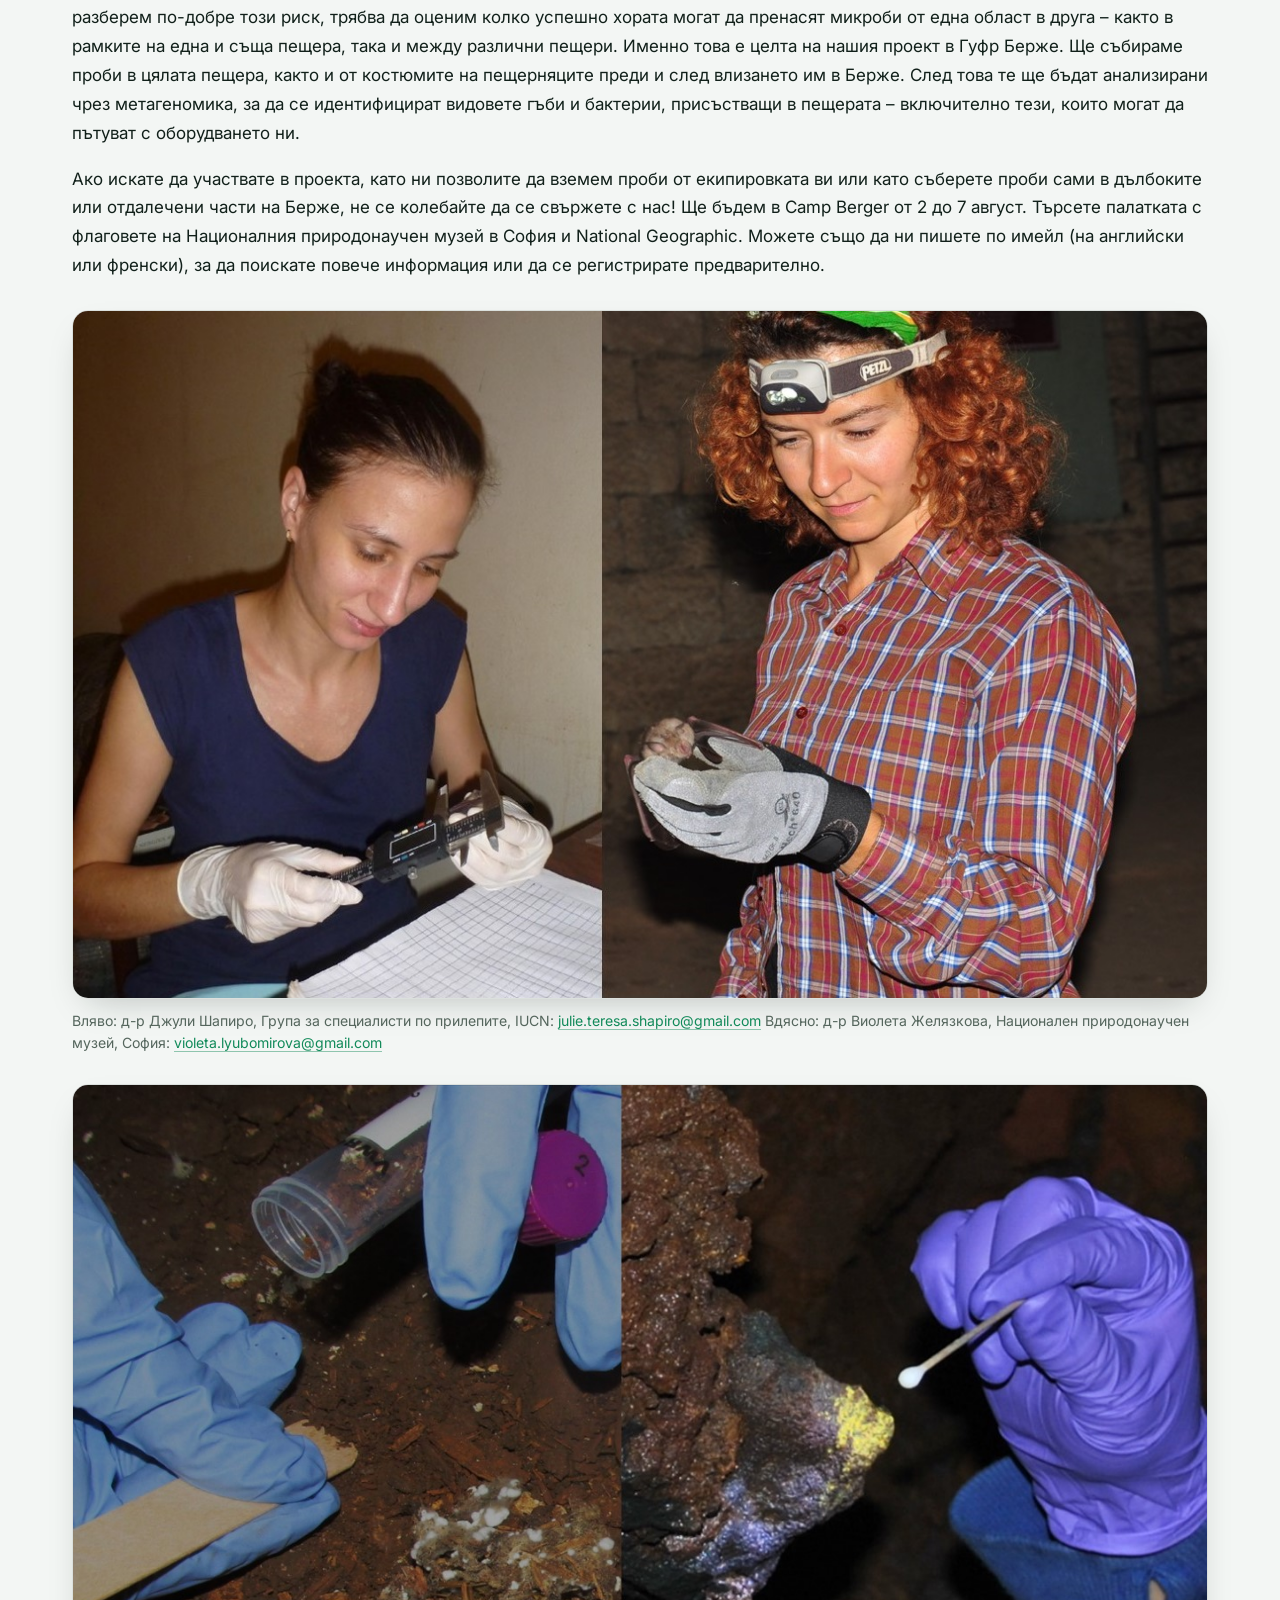
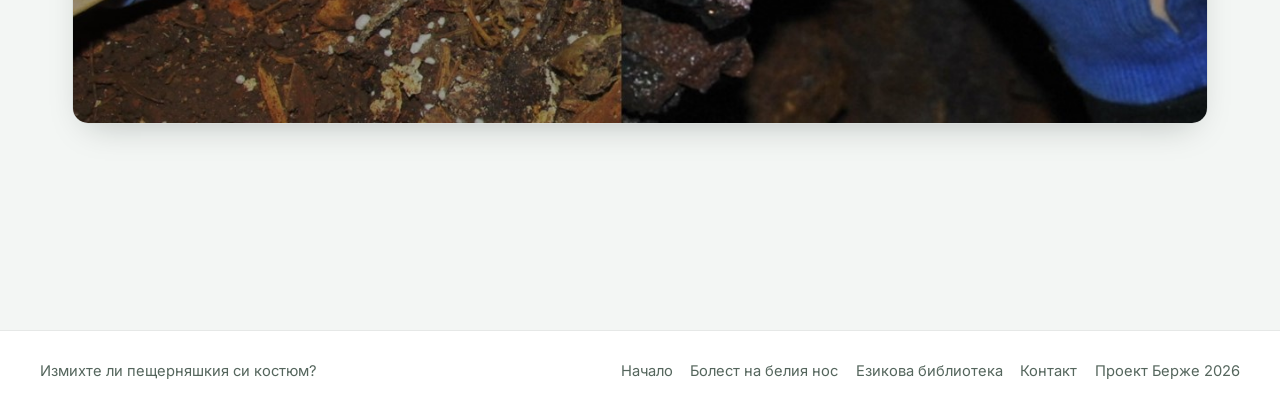
<file: bg/projects.html>
<!DOCTYPE html>
<html lang="bg">
<head>
  <meta charset="UTF-8">
  <meta name="viewport" content="width=device-width, initial-scale=1.0">
  <title>Проект Берже 2026 &middot; Измихте ли пещерняшкия си костюм?</title>
  <meta name="description" content="Патогенно замърсяване в пещерите: проучване на случая „Гуфр Берже“.">
  <meta name="theme-color" content="#128a5a">
  <link rel="icon" href="../images/logo.png">
  <link rel="preconnect" href="https://fonts.googleapis.com">
  <link rel="preconnect" href="https://fonts.gstatic.com" crossorigin>
  <link href="https://fonts.googleapis.com/css2?family=Inter:wght@400;500;600;700;800&display=swap" rel="stylesheet">
  <link rel="stylesheet" href="../css/style.css?v=20261117">
  <link rel="alternate" hreflang="en" href="https://washyoursuit.org/projects.html">
  <link rel="alternate" hreflang="fr" href="https://washyoursuit.org/fr/projects.html">
  <link rel="alternate" hreflang="bg" href="https://washyoursuit.org/bg/projects.html">
  <link rel="alternate" hreflang="x-default" href="https://washyoursuit.org/projects.html">
  <link rel="preload" as="image" href="../images/background/cave-urushka-maara.jpg">
  <script defer src="../js/main.js?v=20261117"></script>
</head>
<body>
  <a class="skip-link" href="#main">Към съдържанието</a>

  <header class="site-header">
    <div class="container site-header__inner">
      <a class="site-brand" href="index.html">
        <img src="../images/logo.png" alt="">
        <span class="site-brand__name">Изпрахте ли си пещеризона?</span>
      </a>
      <button class="nav-toggle" type="button" aria-expanded="false" aria-controls="site-nav" aria-label="Показване на навигацията">
        <span></span>
      </button>
      <nav id="site-nav" class="site-nav" aria-label="Основна навигация">
        <ul>
          <li><a href="index.html">Начало</a></li>
          <li><a href="white-nose-disease.html">Болест на белия нос</a></li>
          <li><a href="library.html">Езикова библиотека</a></li>
          <li><a href="contact.html">Контакт</a></li>
          <li><a href="projects.html" aria-current="page">Проект Берже 2026</a></li>
        </ul>
        <div class="lang-switch" role="group" aria-label="Език">
          <a class="lang-switch__link" href="../projects.html" hreflang="en" lang="en" aria-label="English" title="English" data-lang="en"><img src="../images/flag-en.svg" alt=""></a>
          <a class="lang-switch__link" href="../fr/projects.html" hreflang="fr" lang="fr" aria-label="Français" title="Français" data-lang="fr"><img src="../images/flag-fr.svg" alt=""></a>
          <a class="lang-switch__link" href="projects.html" hreflang="bg" lang="bg" aria-label="Български" title="Български" aria-current="true" data-lang="bg"><img src="../images/flag-bg.svg" alt=""></a>
        </div>
      </nav>
    </div>
  </header>

  <main id="main">
    <section class="page-hero page-hero--projects">
      <div class="container content page-hero__inner">
        <h1>Проект Берже 2026</h1>
      </div>
    </section>

    <div class="container content">
      <section class="section reveal">
        <h2 class="section__title">Патогенно замърсяване в пещерите: какво е то, защо е важно и какво могат да направят пещерняците? Проучване на случая „Гуфр Берже“</h2>

        <figure>
          <img src="../images/project-krum-sirakov.jpg" alt="Пещерняк в Гуфр Берже">
          <figcaption>Снимка: Крум Сираков</figcaption>
        </figure>

        <p>Патогенното замърсяване възниква, когато микроорганизъм (гъба, бактерия и т.н.) бъде пренесен в нова среда или при неподготвен гостоприемник, където може да причини заболяване. Най-известният пример за патогенно замърсяване в пещерите е болестта на белия нос при прилепите, причинена от гъбата <em>Pseudogymnoascus destructans</em> (Pd). Това заболяване е унищожило няколко милиона прилепа в Северна Америка, след като е било неволно внесено от пещерняци чрез замърсено оборудване или дрехи от Източна Европа.</p>
        <p>Освен това пещерите са дом на огромен брой други микробни видове, много от които не са изследвани или дори непознати за науката. Повечето са напълно безвредни в естествената си среда, но могат да станат опасни, ако бъдат пренесени другаде. За да разберем по-добре този риск, трябва да оценим колко успешно хората могат да пренасят микроби от една област в друга &ndash; както в рамките на една и съща пещера, така и между различни пещери. Именно това е целта на нашия проект в Гуфр Берже. Ще събираме проби в цялата пещера, както и от костюмите на пещерняците преди и след влизането им в Берже. След това те ще бъдат анализирани чрез метагеномика, за да се идентифицират видовете гъби и бактерии, присъстващи в пещерата &ndash; включително тези, които могат да пътуват с оборудването ни.</p>
        <p>Ако искате да участвате в проекта, като ни позволите да вземем проби от екипировката ви или като съберете проби сами в дълбоките или отдалечени части на Берже, не се колебайте да се свържете с нас! Ще бъдем в Camp Berger от 2 до 7 август. Търсете палатката с флаговете на Националния природонаучен музей в София и National Geographic. Можете също да ни пишете по имейл (на английски или френски), за да поискате повече информация или да се регистрирате предварително.</p>

        <figure>
          <img src="../images/project-berger.jpg" alt="Д-р Джули Шапиро и д-р Виолета Желязкова в Гуфр Берже">
          <figcaption>Вляво: д-р Джули Шапиро, Група за специалисти по прилепите, IUCN: <a href="mailto:julie.teresa.shapiro@gmail.com">julie.teresa.shapiro@gmail.com</a> Вдясно: д-р Виолета Желязкова, Национален природонаучен музей, София: <a href="mailto:violeta.lyubomirova@gmail.com">violeta.lyubomirova@gmail.com</a></figcaption>
        </figure>

        <figure>
          <img src="../images/project-berger-samples.jpg" alt="Събиране на проби за проекта „Берже“">
        </figure>
      </section>
    </div>
  </main>

  <footer class="site-footer">
    <div class="container site-footer__inner">
      <p>Измихте ли пещерняшкия си костюм?</p>
      <nav aria-label="Навигация в долния колонтитул">
        <a href="index.html">Начало</a>
        <a href="white-nose-disease.html">Болест на белия нос</a>
        <a href="library.html">Езикова библиотека</a>
        <a href="contact.html">Контакт</a>
        <a href="projects.html">Проект Берже 2026</a>
      </nav>
    </div>
  </footer>
</body>
</html>
</file>
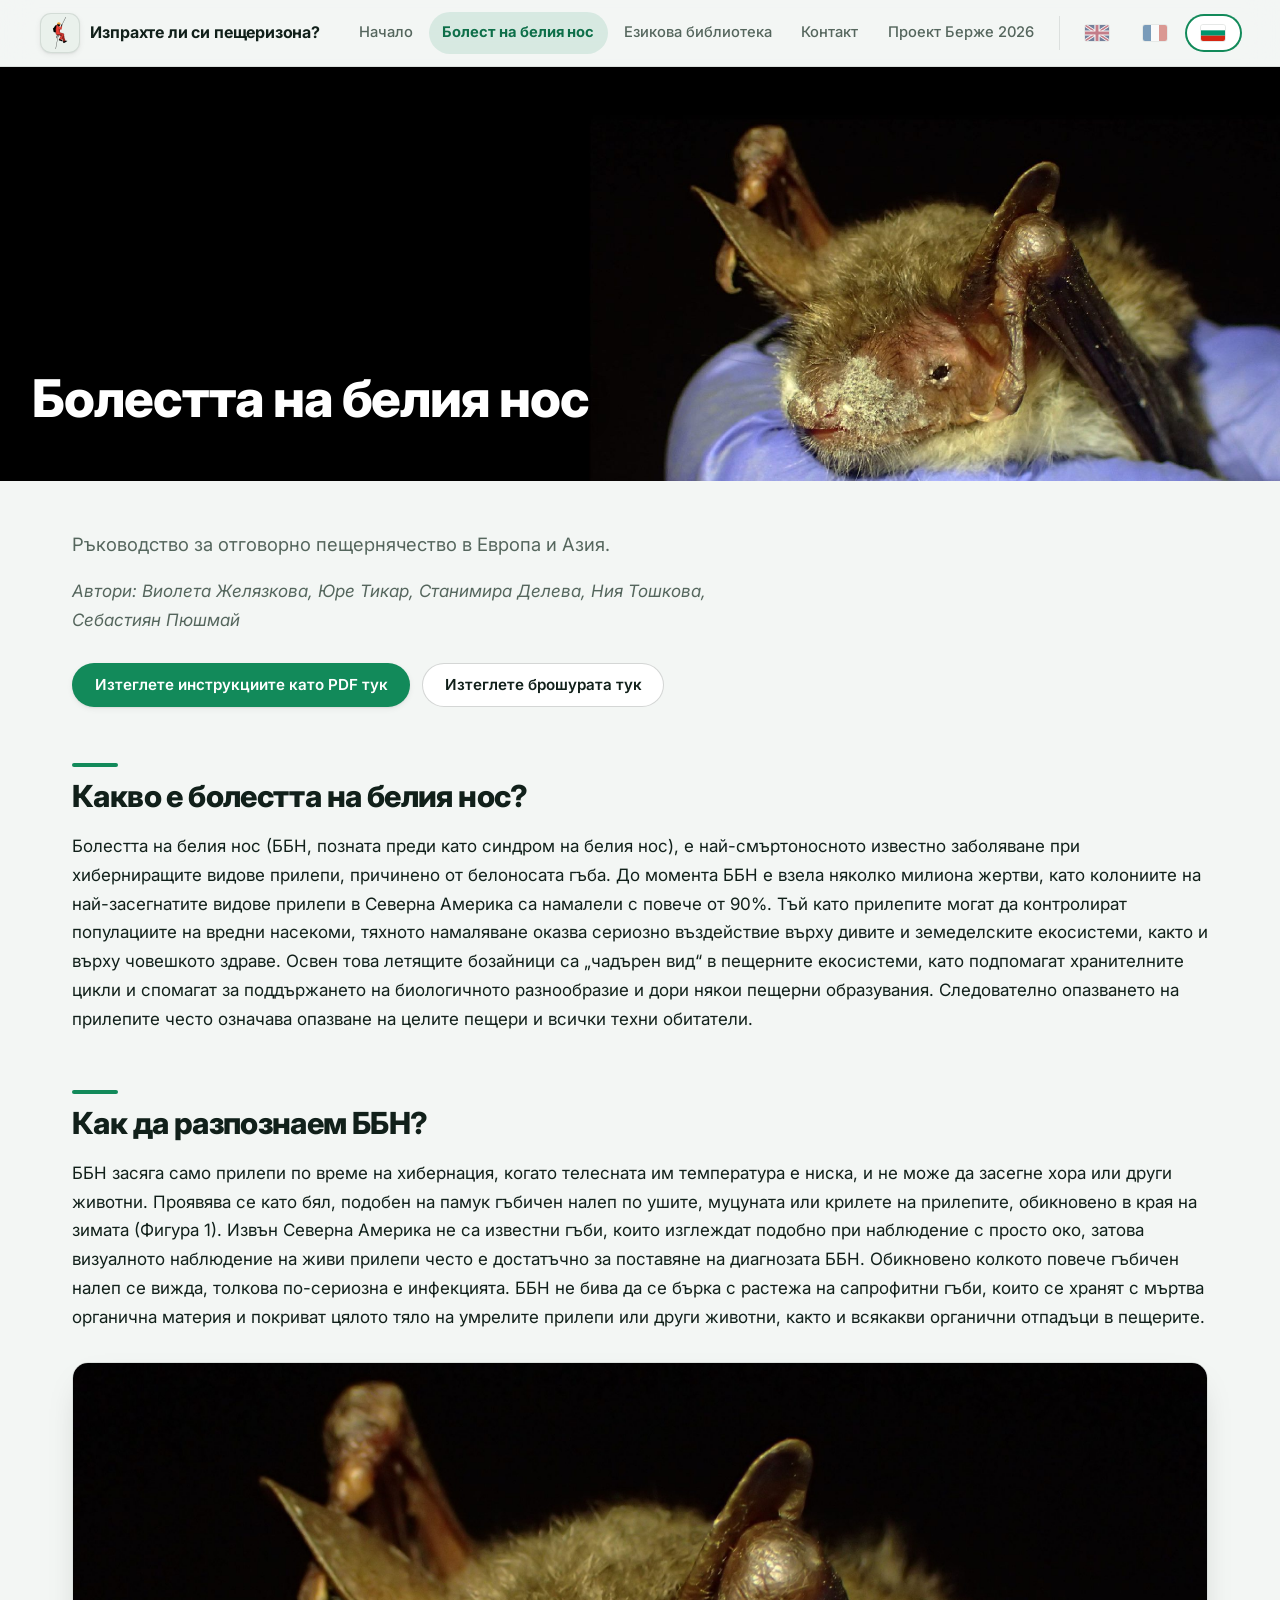
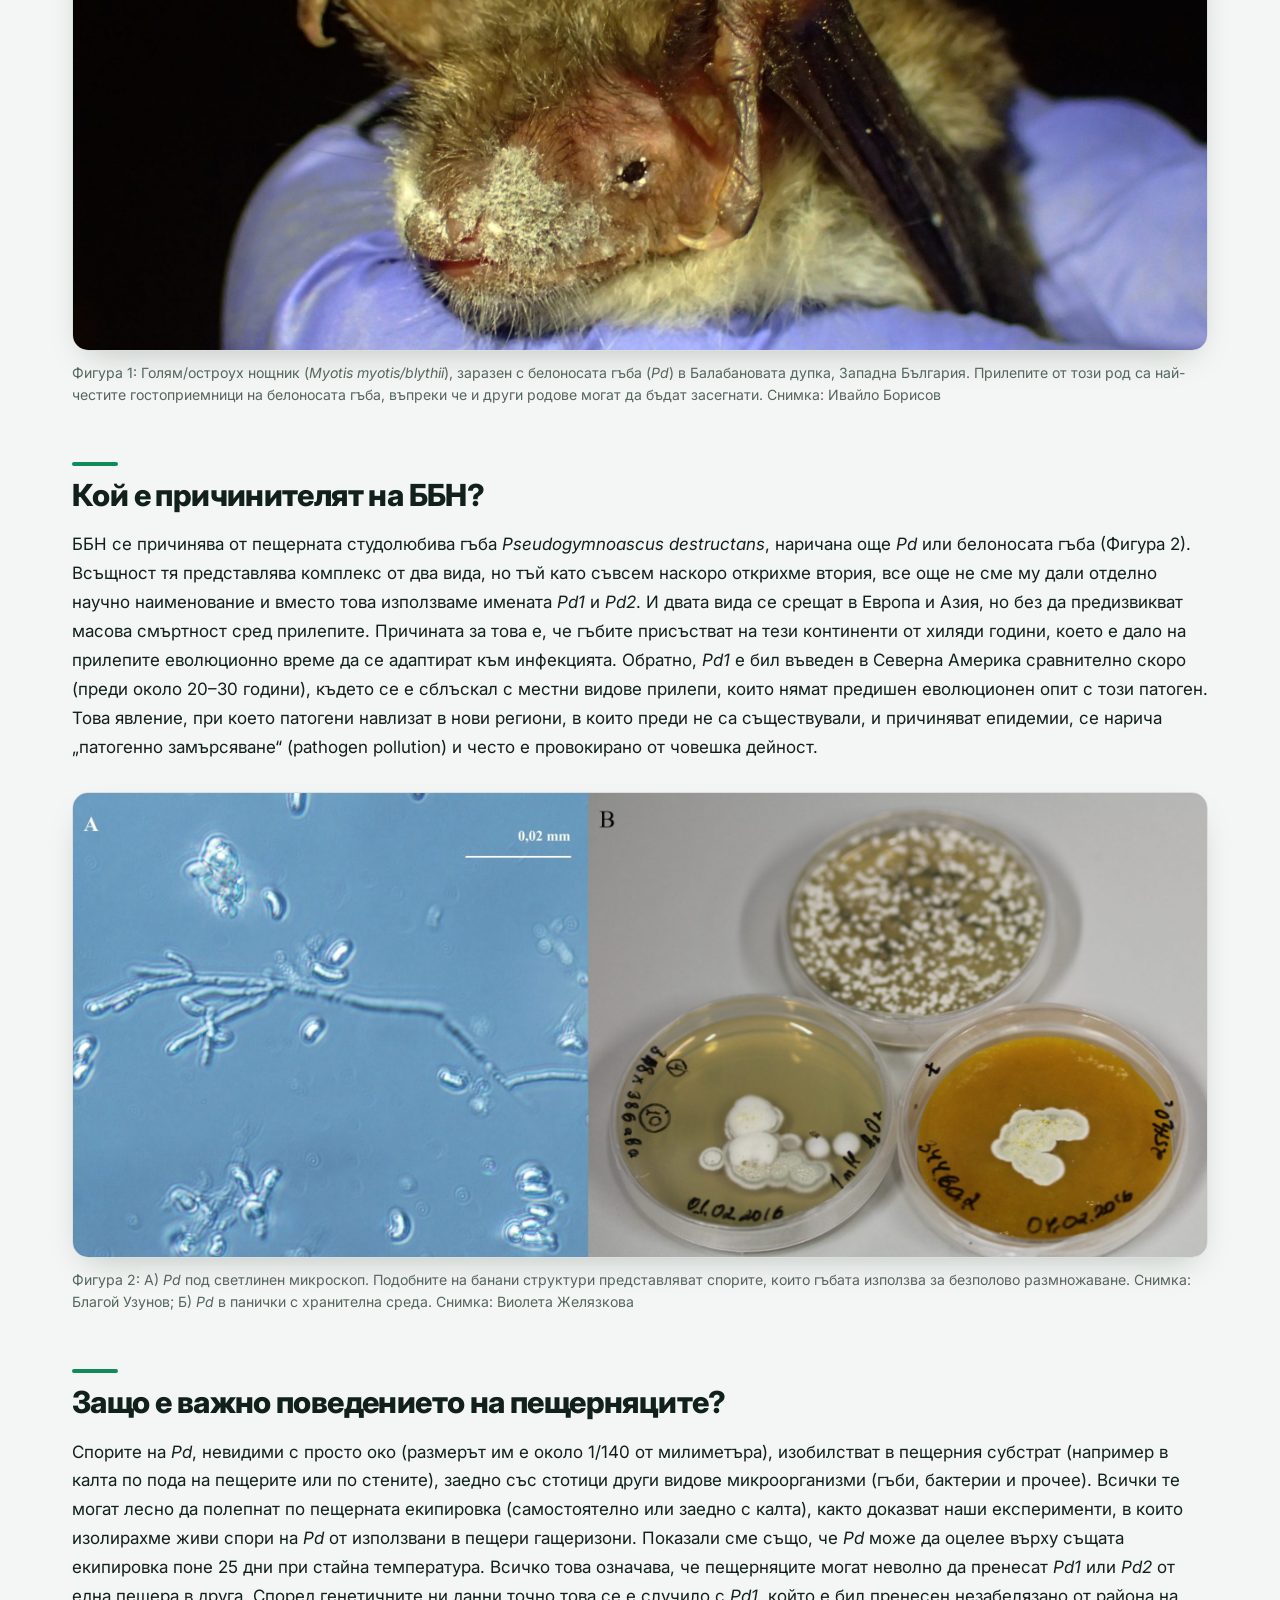
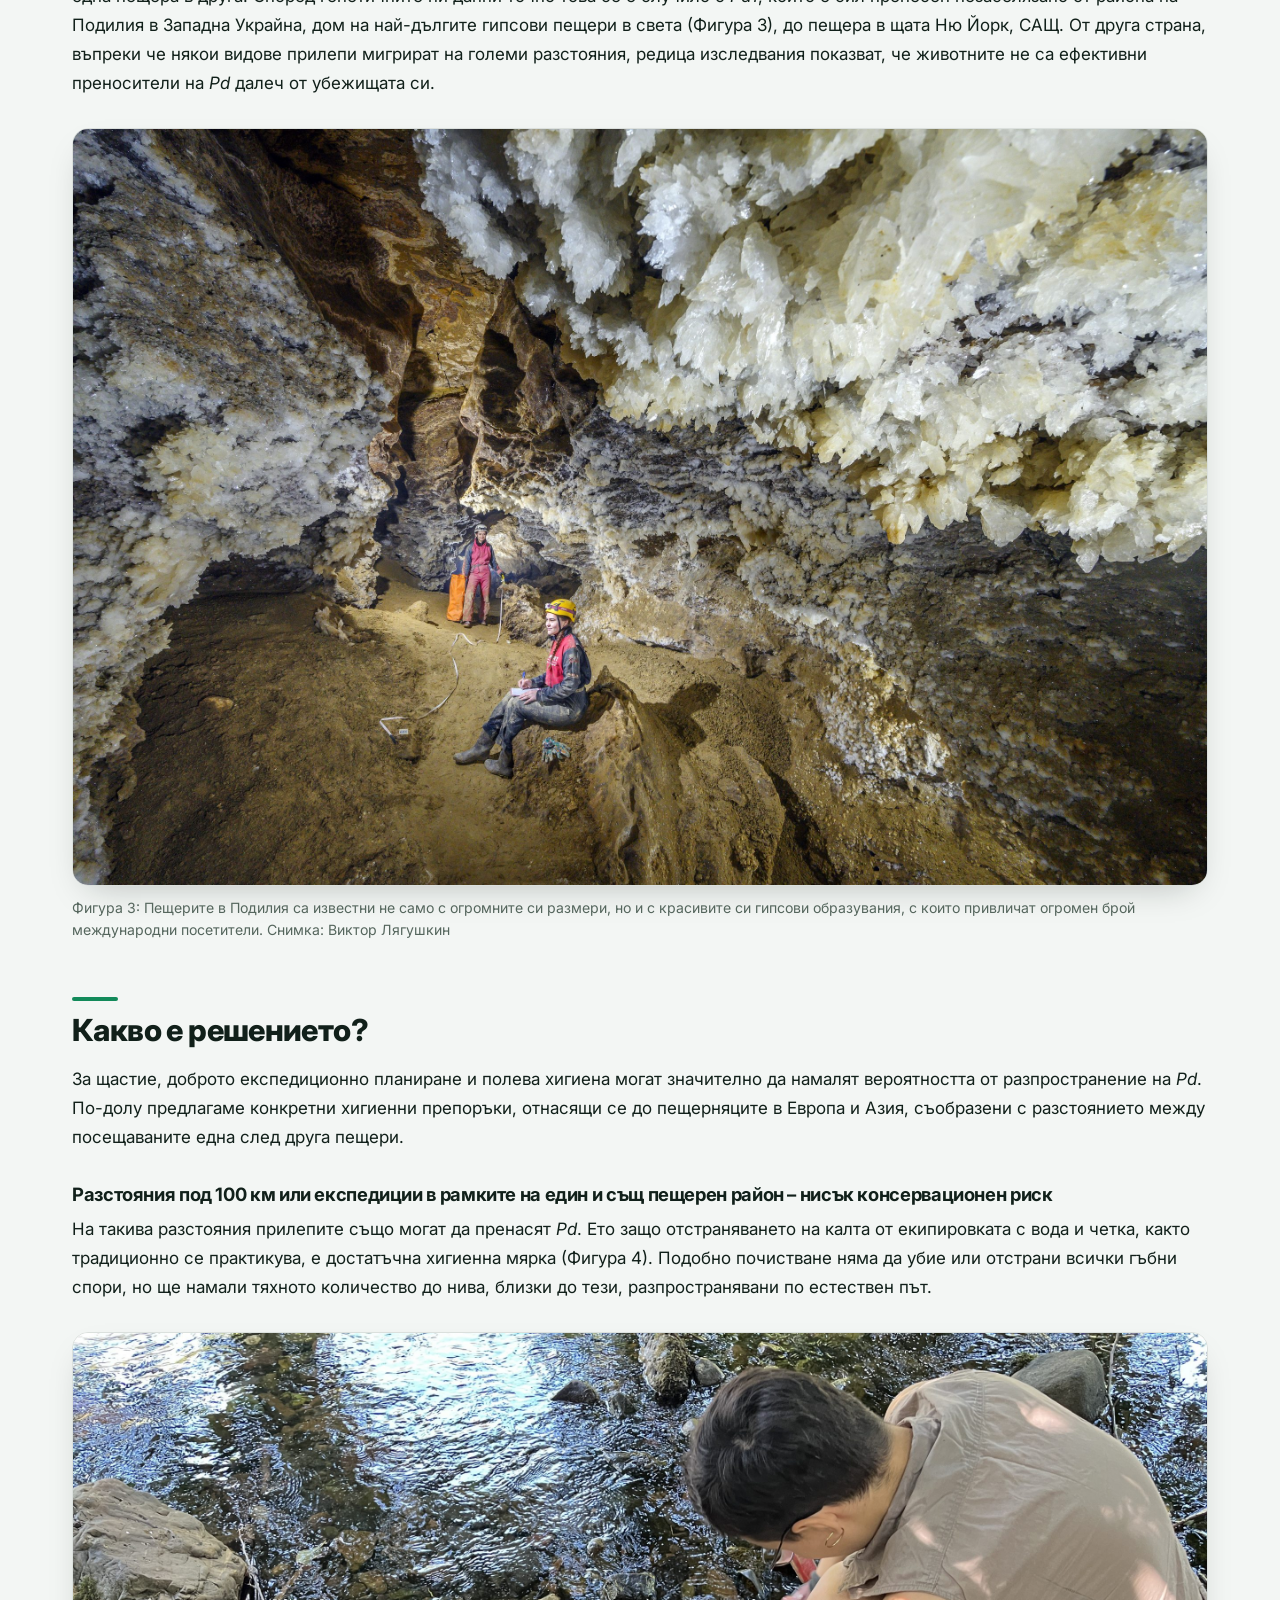
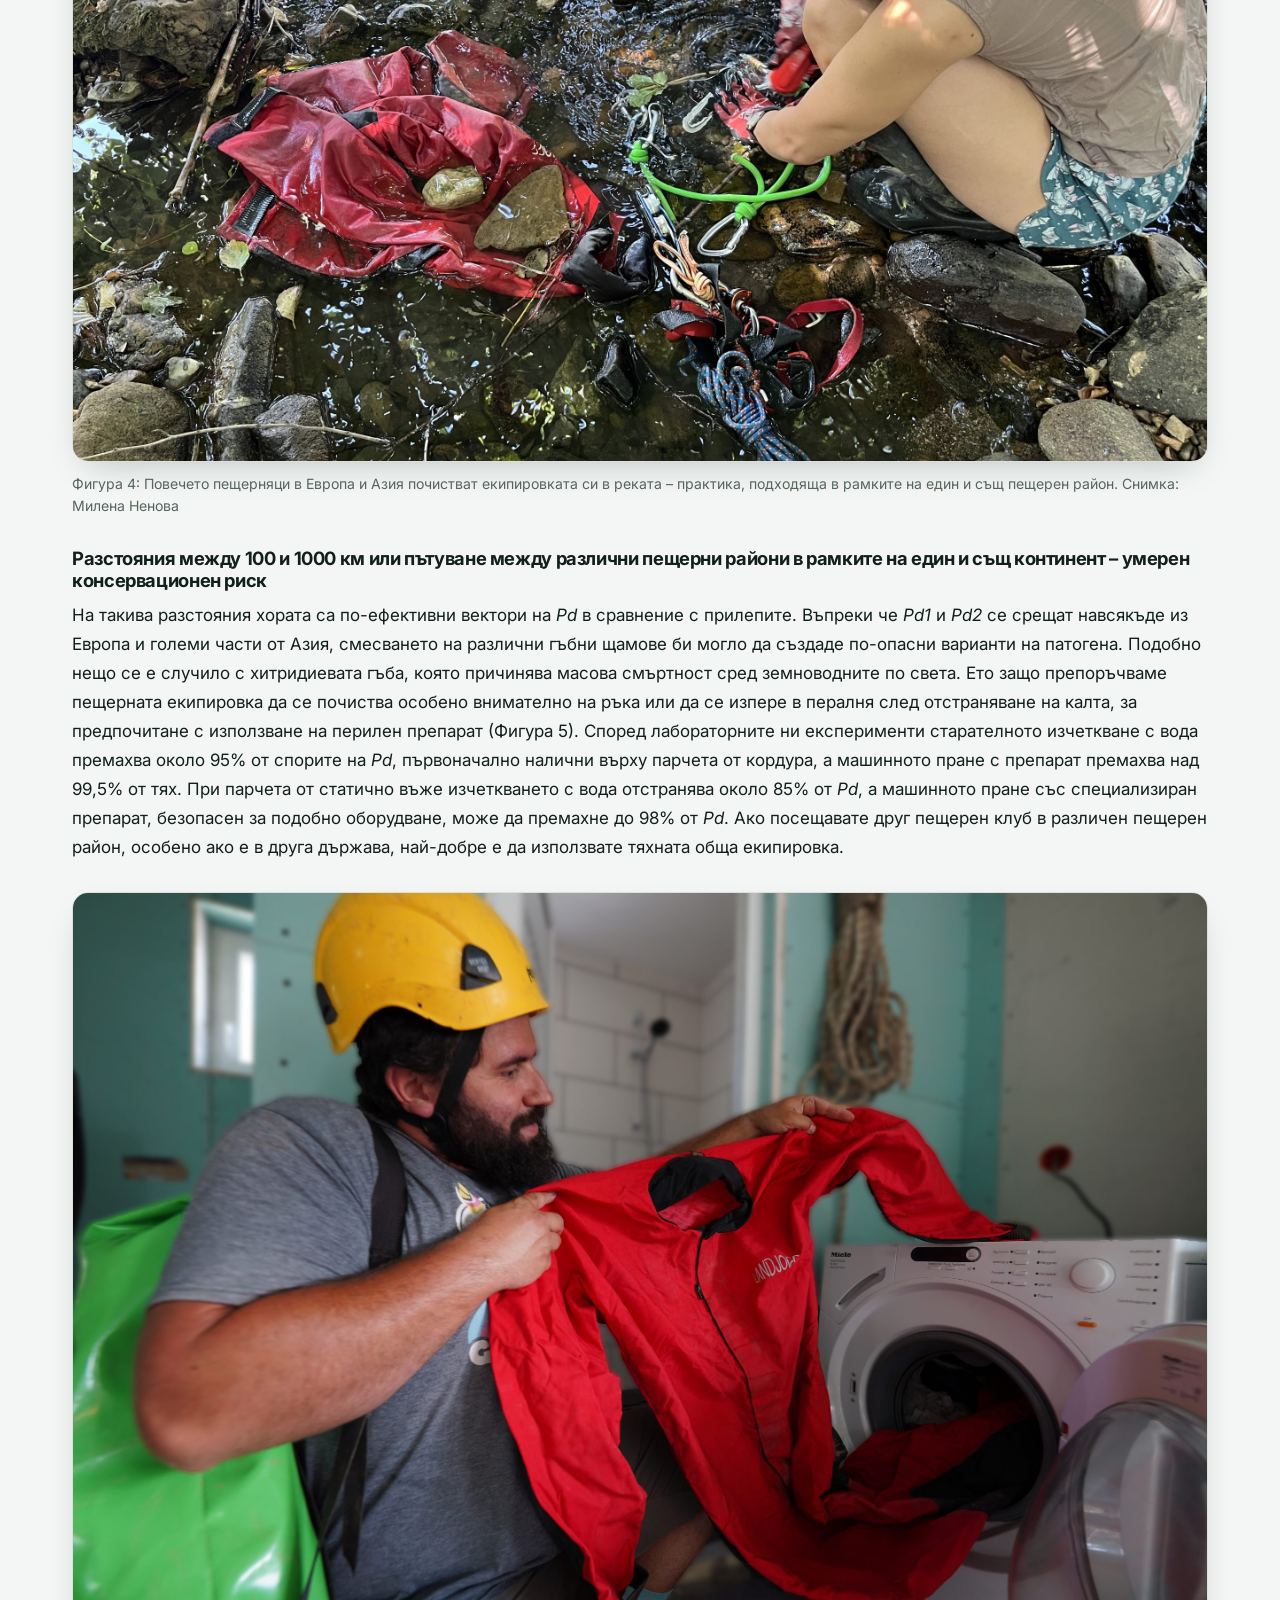
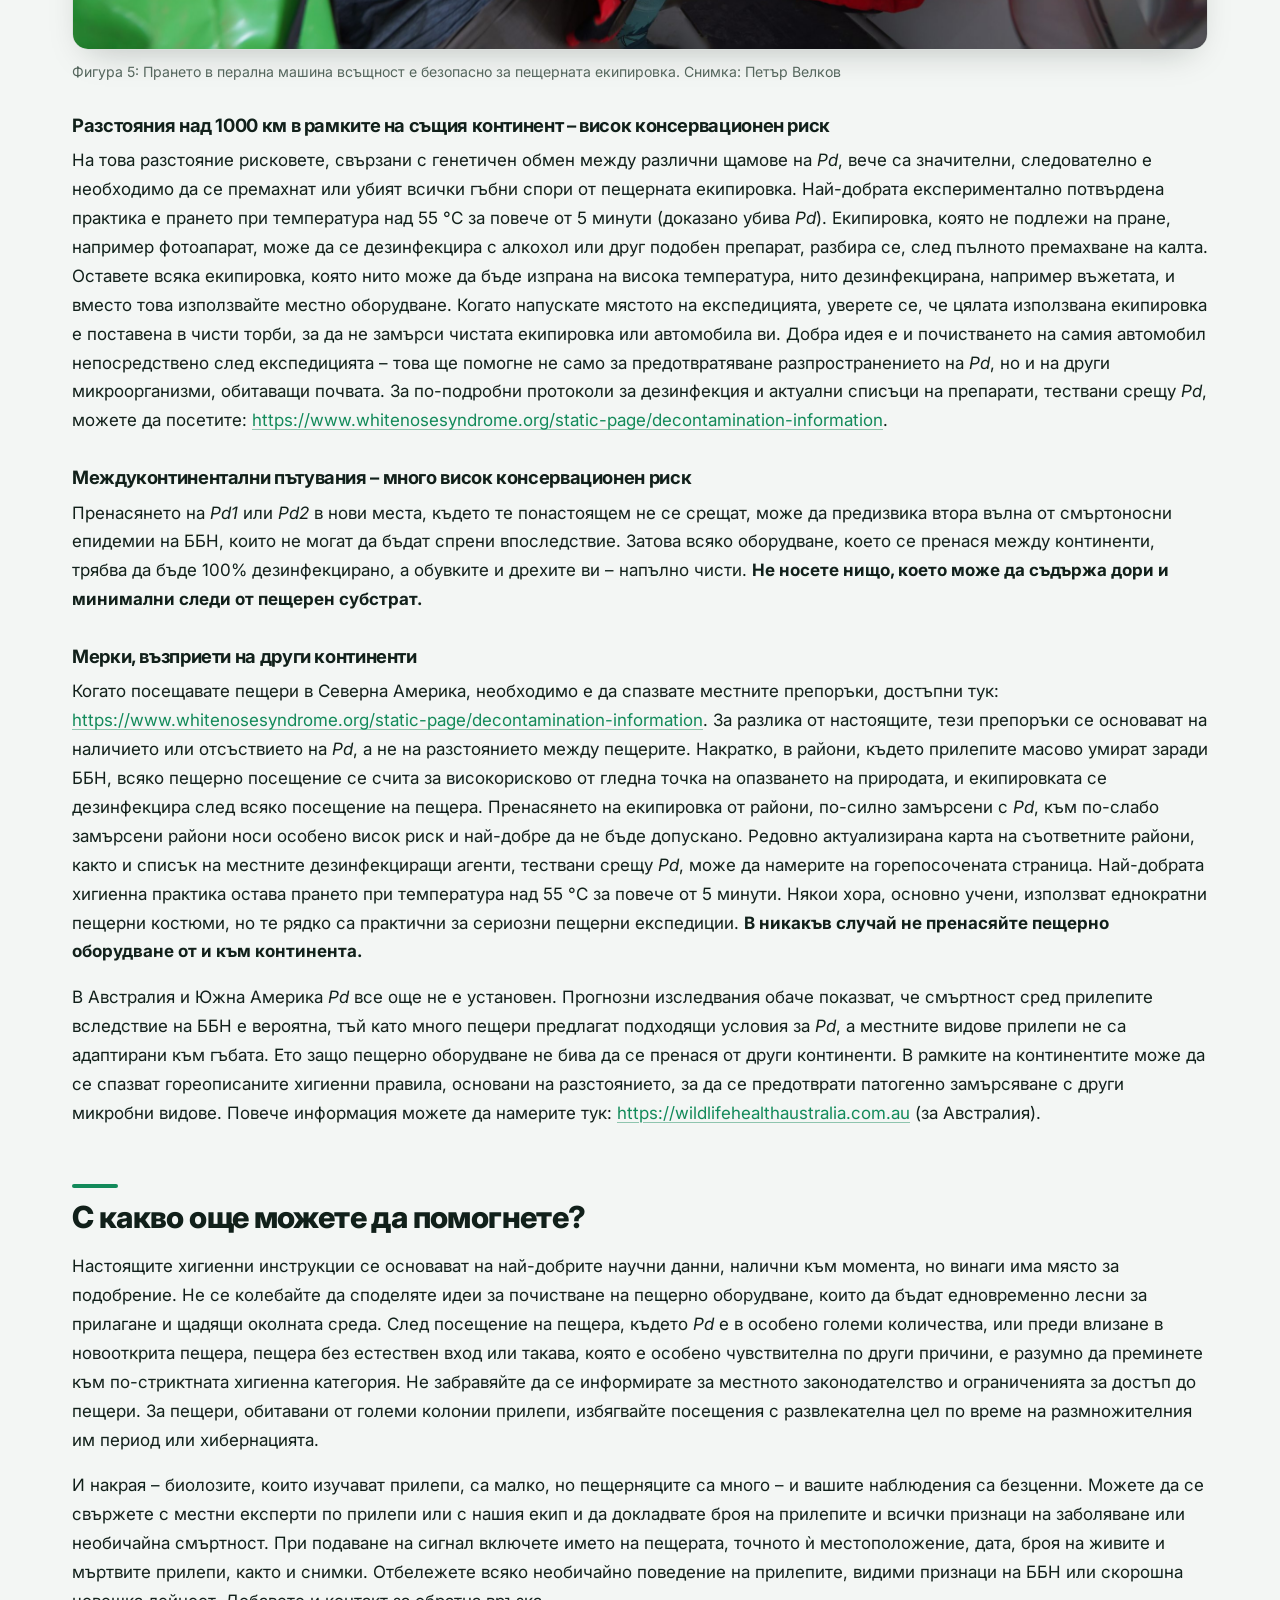
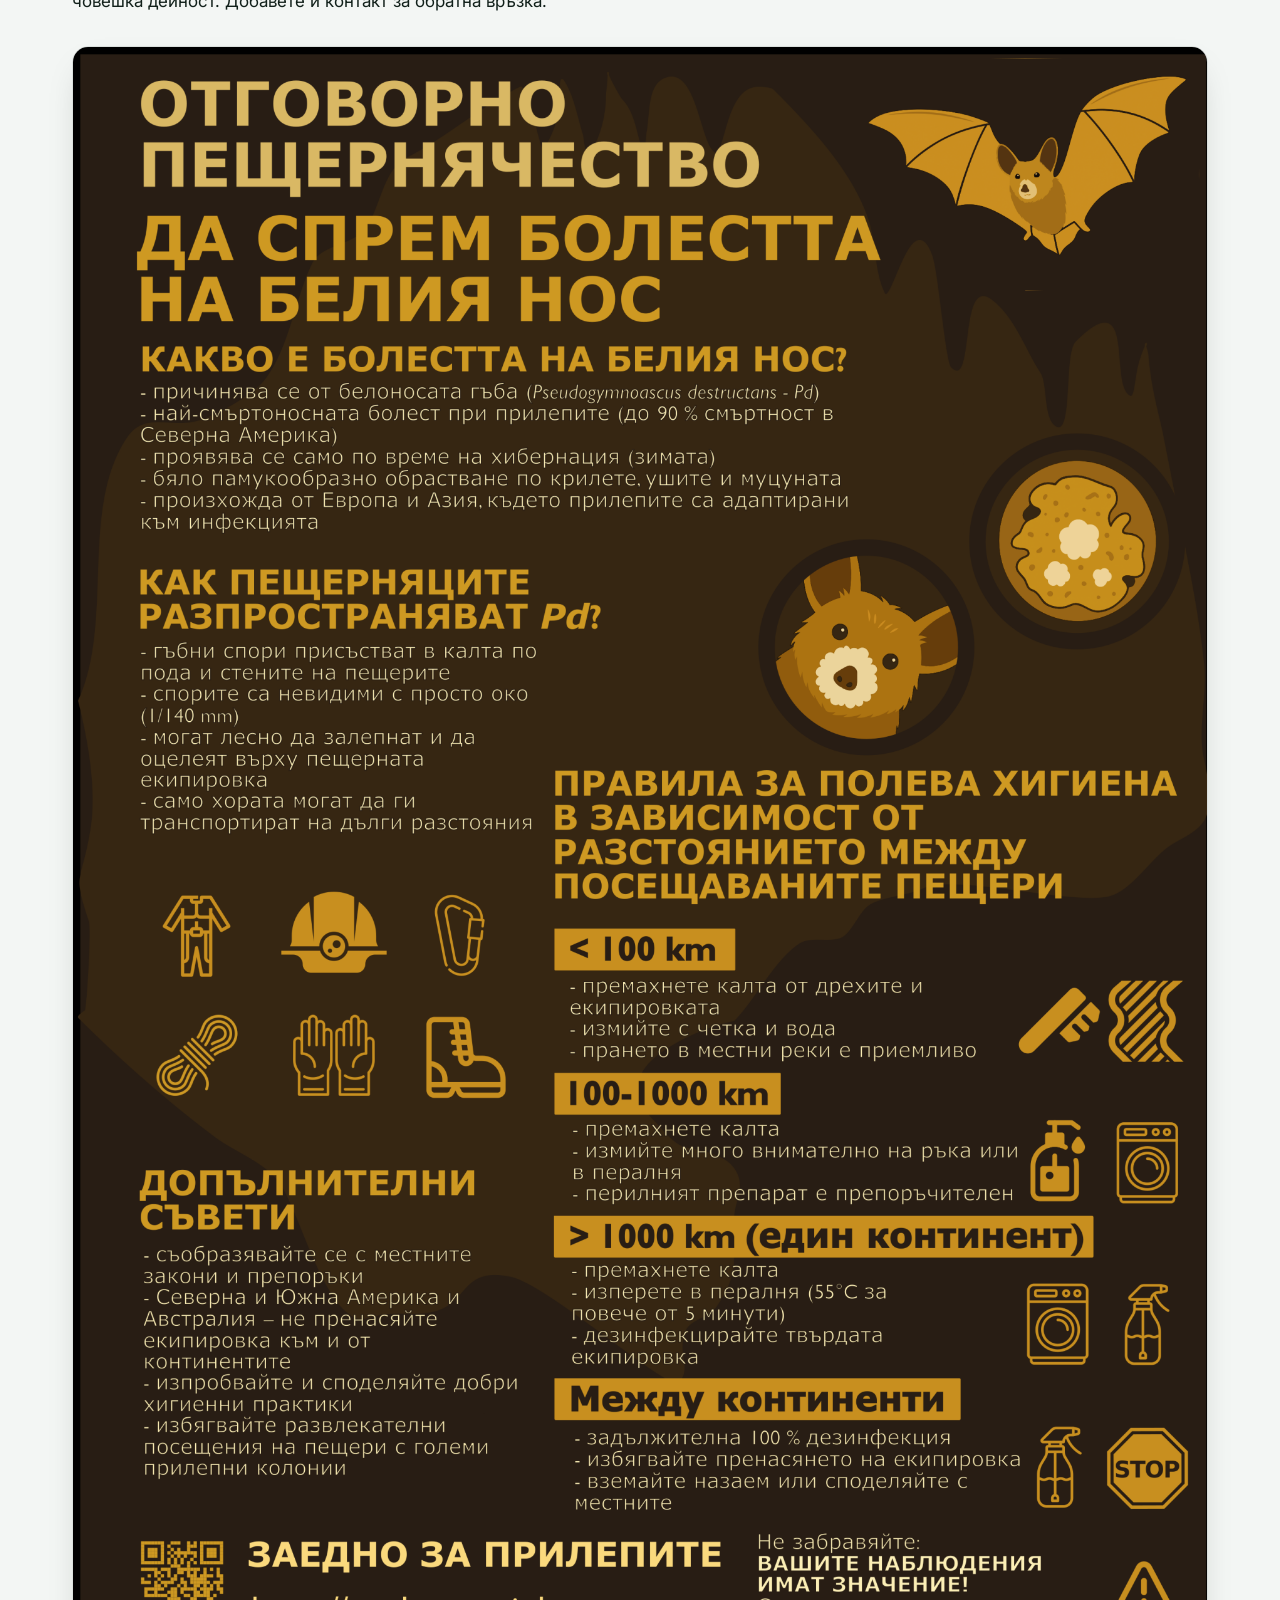
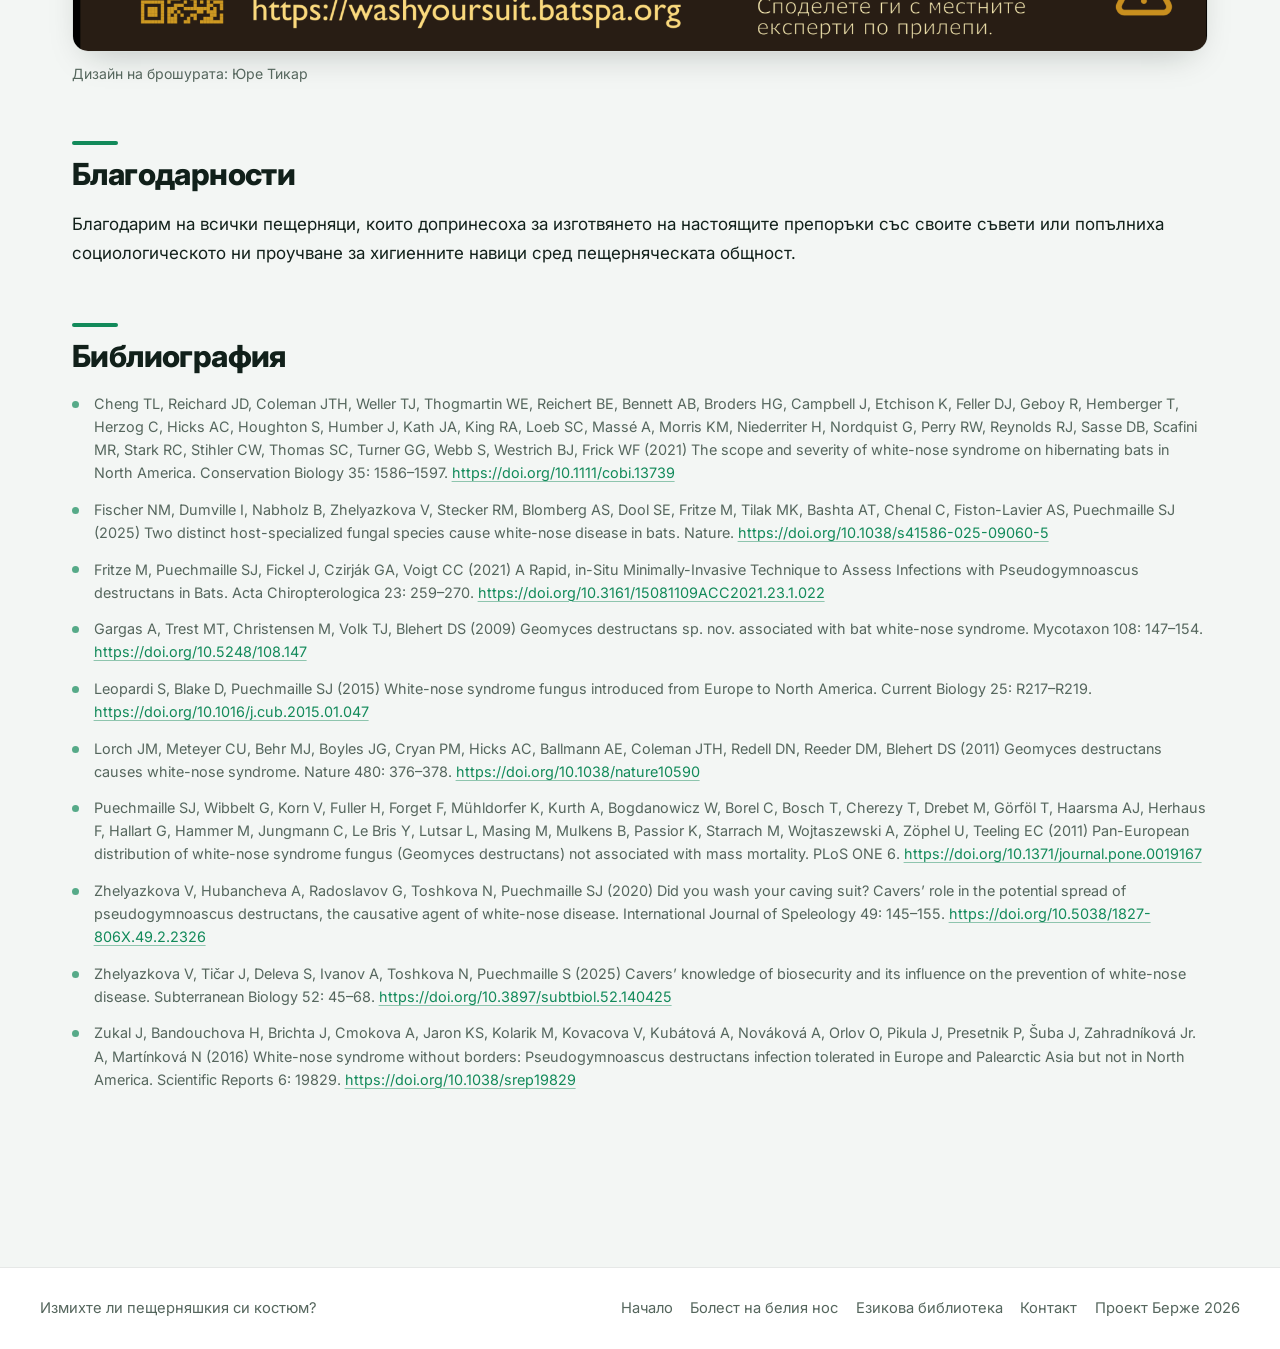
<file: bg/white-nose-disease.html>
<!DOCTYPE html>
<html lang="bg">
<head>
  <meta charset="UTF-8">
  <meta name="viewport" content="width=device-width, initial-scale=1.0">
  <title>Болест на белия нос &middot; Измихте ли пещерняшкия си костюм?</title>
  <meta name="description" content="Ръководство за отговорно пещернячество в Европа и Азия. Предотвратяване на разпространението на болестта на белия нос.">
  <meta name="theme-color" content="#128a5a">
  <link rel="icon" href="../images/logo.png">
  <link rel="preconnect" href="https://fonts.googleapis.com">
  <link rel="preconnect" href="https://fonts.gstatic.com" crossorigin>
  <link href="https://fonts.googleapis.com/css2?family=Inter:wght@400;500;600;700;800&display=swap" rel="stylesheet">
  <link rel="stylesheet" href="../css/style.css?v=20261117">
  <link rel="alternate" hreflang="en" href="https://washyoursuit.org/white-nose-disease.html">
  <link rel="alternate" hreflang="fr" href="https://washyoursuit.org/fr/white-nose-disease.html">
  <link rel="alternate" hreflang="bg" href="https://washyoursuit.org/bg/white-nose-disease.html">
  <link rel="alternate" hreflang="x-default" href="https://washyoursuit.org/white-nose-disease.html">
  <link rel="preload" as="image" href="../images/background/wnd-banner.jpg">
  <script defer src="../js/main.js?v=20261117"></script>
</head>
<body>
  <a class="skip-link" href="#main">Към съдържанието</a>

  <header class="site-header">
    <div class="container site-header__inner">
      <a class="site-brand" href="index.html">
        <img src="../images/logo.png" alt="">
        <span class="site-brand__name">Изпрахте ли си пещеризона?</span>
      </a>
      <button class="nav-toggle" type="button" aria-expanded="false" aria-controls="site-nav" aria-label="Показване на навигацията">
        <span></span>
      </button>
      <nav id="site-nav" class="site-nav" aria-label="Основна навигация">
        <ul>
          <li><a href="index.html">Начало</a></li>
          <li><a href="white-nose-disease.html" aria-current="page">Болест на белия нос</a></li>
          <li><a href="library.html">Езикова библиотека</a></li>
          <li><a href="contact.html">Контакт</a></li>
          <li><a href="projects.html">Проект Берже 2026</a></li>
        </ul>
        <div class="lang-switch" role="group" aria-label="Език">
          <a class="lang-switch__link" href="../white-nose-disease.html" hreflang="en" lang="en" aria-label="English" title="English" data-lang="en"><img src="../images/flag-en.svg" alt=""></a>
          <a class="lang-switch__link" href="../fr/white-nose-disease.html" hreflang="fr" lang="fr" aria-label="Français" title="Français" data-lang="fr"><img src="../images/flag-fr.svg" alt=""></a>
          <a class="lang-switch__link" href="white-nose-disease.html" hreflang="bg" lang="bg" aria-label="Български" title="Български" aria-current="true" data-lang="bg"><img src="../images/flag-bg.svg" alt=""></a>
        </div>
      </nav>
    </div>
  </header>

  <main id="main">
    <section class="page-hero page-hero--wnd">
      <div class="container content page-hero__inner">
        <h1>Болестта на белия нос</h1>
      </div>
    </section>

    <div class="container content">
      <p class="lead">Ръководство за отговорно пещернячество в Европа и Азия.</p>
      <p class="byline">Автори: Виолета Желязкова, Юре Тикар, Станимира Делева, Ния Тошкова, Себастиян Пюшмай</p>
      <div class="btn-row">
        <a class="btn btn--primary" href="../downloads/WND-instructions-BG.pdf">Изтеглете инструкциите като PDF тук</a>
        <a class="btn btn--ghost" href="../downloads/WND_flyer_BG.png">Изтеглете брошурата тук</a>
      </div>

      <section class="section reveal">
        <h2 class="section__title">Какво е болестта на белия нос?</h2>
        <p>Болестта на белия нос (ББН, позната преди като синдром на белия нос), е най-смъртоносното известно заболяване при хиберниращите видове прилепи, причинено от белоносата гъба. До момента ББН е взела няколко милиона жертви, като колониите на най-засегнатите видове прилепи в Северна Америка са намалели с повече от 90%. Тъй като прилепите могат да контролират популациите на вредни насекоми, тяхното намаляване оказва сериозно въздействие върху дивите и земеделските екосистеми, както и върху човешкото здраве. Освен това летящите бозайници са „чадърен вид“ в пещерните екосистеми, като подпомагат хранителните цикли и спомагат за поддържането на биологичното разнообразие и дори някои пещерни образувания. Следователно опазването на прилепите често означава опазване на целите пещери и всички техни обитатели.</p>
      </section>

      <section class="section reveal">
        <h2 class="section__title">Как да разпознаем ББН?</h2>
        <p>ББН засяга само прилепи по време на хибернация, когато телесната им температура е ниска, и не може да засегне хора или други животни. Проявява се като бял, подобен на памук гъбичен налеп по ушите, муцуната или крилете на прилепите, обикновено в края на зимата (Фигура 1). Извън Северна Америка не са известни гъби, които изглеждат подобно при наблюдение с просто око, затова визуалното наблюдение на живи прилепи често е достатъчно за поставяне на диагнозата ББН. Обикновено колкото повече гъбичен налеп се вижда, толкова по-сериозна е инфекцията. ББН не бива да се бърка с растежа на сапрофитни гъби, които се хранят с мъртва органична материя и покриват цялото тяло на умрелите прилепи или други животни, както и всякакви органични отпадъци в пещерите.</p>
        <figure>
          <img src="../images/figure1-pd-bat.jpg" alt="Голям/остроух нощник, заразен с белоносата гъба в Балабановата дупка, Западна България">
          <figcaption>Фигура 1: Голям/остроух нощник (<em>Myotis myotis/blythii</em>), заразен с белоносата гъба (<em>Pd</em>) в Балабановата дупка, Западна България. Прилепите от този род са най-честите гостоприемници на белоносата гъба, въпреки че и други родове могат да бъдат засегнати. Снимка: Ивайло Борисов</figcaption>
        </figure>
      </section>

      <section class="section reveal">
        <h2 class="section__title">Кой е причинителят на ББН?</h2>
        <p>ББН се причинява от пещерната студолюбива гъба <em>Pseudogymnoascus destructans</em>, наричана още <em>Pd</em> или белоносата гъба (Фигура 2). Всъщност тя представлява комплекс от два вида, но тъй като съвсем наскоро открихме втория, все още не сме му дали отделно научно наименование и вместо това използваме имената <em>Pd1</em> и <em>Pd2</em>. И двата вида се срещат в Европа и Азия, но без да предизвикват масова смъртност сред прилепите. Причината за това е, че гъбите присъстват на тези континенти от хиляди години, което е дало на прилепите еволюционно време да се адаптират към инфекцията. Обратно, <em>Pd1</em> е бил въведен в Северна Америка сравнително скоро (преди около 20&ndash;30 години), където се е сблъскал с местни видове прилепи, които нямат предишен еволюционен опит с този патоген. Това явление, при което патогени навлизат в нови региони, в които преди не са съществували, и причиняват епидемии, се нарича „патогенно замърсяване“ (pathogen pollution) и често е провокирано от човешка дейност.</p>
        <figure>
          <img src="../images/figure2-pd-fungus.jpg" alt="Pd под светлинен микроскоп и Pd в панички с хранителна среда">
          <figcaption>Фигура 2: A) <em>Pd</em> под светлинен микроскоп. Подобните на банани структури представляват спорите, които гъбата използва за безполово размножаване. Снимка: Благой Узунов; Б) <em>Pd</em> в панички с хранителна среда. Снимка: Виолета Желязкова</figcaption>
        </figure>
      </section>

      <section class="section reveal">
        <h2 class="section__title">Защо е важно поведението на пещерняците?</h2>
        <p>Спорите на <em>Pd</em>, невидими с просто око (размерът им е около 1/140 от милиметъра), изобилстват в пещерния субстрат (например в калта по пода на пещерите или по стените), заедно със стотици други видове микроорганизми (гъби, бактерии и прочее). Всички те могат лесно да полепнат по пещерната екипировка (самостоятелно или заедно с калта), както доказват наши експерименти, в които изолирахме живи спори на <em>Pd</em> от използвани в пещери гащеризони. Показали сме също, че <em>Pd</em> може да оцелее върху същата екипировка поне 25 дни при стайна температура. Всичко това означава, че пещерняците могат неволно да пренесат <em>Pd1</em> или <em>Pd2</em> от една пещера в друга. Според генетичните ни данни точно това се е случило с <em>Pd1</em>, който е бил пренесен незабелязано от района на Подилия в Западна Украйна, дом на най-дългите гипсови пещери в света (Фигура 3), до пещера в щата Ню Йорк, САЩ. От друга страна, въпреки че някои видове прилепи мигрират на големи разстояния, редица изследвания показват, че животните не са ефективни преносители на <em>Pd</em> далеч от убежищата си.</p>
        <figure>
          <img src="../images/figure3-podillia.jpg" alt="Пещери в Подилия, Западна Украйна">
          <figcaption>Фигура 3: Пещерите в Подилия са известни не само с огромните си размери, но и с красивите си гипсови образувания, с които привличат огромен брой международни посетители. Снимка: Виктор Лягушкин</figcaption>
        </figure>
      </section>

      <section class="section reveal">
        <h2 class="section__title">Какво е решението?</h2>
        <p>За щастие, доброто експедиционно планиране и полева хигиена могат значително да намалят вероятността от разпространение на <em>Pd</em>. По-долу предлагаме конкретни хигиенни препоръки, отнасящи се до пещерняците в Европа и Азия, съобразени с разстоянието между посещаваните една след друга пещери.</p>

        <h3 class="subsection-title">Разстояния под 100 км или експедиции в рамките на един и същ пещерен район &ndash; нисък консервационен риск</h3>
        <p>На такива разстояния прилепите също могат да пренасят <em>Pd</em>. Ето защо отстраняването на калта от екипировката с вода и четка, както традиционно се практикува, е достатъчна хигиенна мярка (Фигура 4). Подобно почистване няма да убие или отстрани всички гъбни спори, но ще намали тяхното количество до нива, близки до тези, разпространявани по естествен път.</p>
        <figure>
          <img src="../images/figure4-washing-river.jpeg" alt="Пещерняци, които почистват екипировката си в река">
          <figcaption>Фигура 4: Повечето пещерняци в Европа и Азия почистват екипировката си в реката &ndash; практика, подходяща в рамките на един и същ пещерен район. Снимка: Милена Ненова</figcaption>
        </figure>

        <h3 class="subsection-title">Разстояния между 100 и 1000 км или пътуване между различни пещерни райони в рамките на един и същ континент &ndash; умерен консервационен риск</h3>
        <p>На такива разстояния хората са по-ефективни вектори на <em>Pd</em> в сравнение с прилепите. Въпреки че <em>Pd1</em> и <em>Pd2</em> се срещат навсякъде из Европа и големи части от Азия, смесването на различни гъбни щамове би могло да създаде по-опасни варианти на патогена. Подобно нещо се е случило с хитридиевата гъба, която причинява масова смъртност сред земноводните по света. Ето защо препоръчваме пещерната екипировка да се почиства особено внимателно на ръка или да се изпере в пералня след отстраняване на калта, за предпочитане с използване на перилен препарат (Фигура 5). Според лабораторните ни експерименти старателното изчеткване с вода премахва около 95% от спорите на <em>Pd</em>, първоначално налични върху парчета от кордура, а машинното пране с препарат премахва над 99,5% от тях. При парчета от статично въже изчеткването с вода отстранява около 85% от <em>Pd</em>, а машинното пране със специализиран препарат, безопасен за подобно оборудване, може да премахне до 98% от <em>Pd</em>. Ако посещавате друг пещерен клуб в различен пещерен район, особено ако е в друга държава, най-добре е да използвате тяхната обща екипировка.</p>
        <figure>
          <img src="../images/figure5-washing-machine.jpg" alt="Пещерна екипировка, която се пере в перална машина">
          <figcaption>Фигура 5: Прането в перална машина всъщност е безопасно за пещерната екипировка. Снимка: Петър Велков</figcaption>
        </figure>

        <h3 class="subsection-title">Разстояния над 1000 км в рамките на същия континент &ndash; висок консервационен риск</h3>
        <p>На това разстояние рисковете, свързани с генетичен обмен между различни щамове на <em>Pd</em>, вече са значителни, следователно е необходимо да се премахнат или убият всички гъбни спори от пещерната екипировка. Най-добрата експериментално потвърдена практика е прането при температура над 55&nbsp;°C за повече от 5 минути (доказано убива <em>Pd</em>). Екипировка, която не подлежи на пране, например фотоапарат, може да се дезинфекцира с алкохол или друг подобен препарат, разбира се, след пълното премахване на калта. Оставете всяка екипировка, която нито може да бъде изпрана на висока температура, нито дезинфекцирана, например въжетата, и вместо това използвайте местно оборудване. Когато напускате мястото на експедицията, уверете се, че цялата използвана екипировка е поставена в чисти торби, за да не замърси чистата екипировка или автомобила ви. Добра идея е и почистването на самия автомобил непосредствено след експедицията &ndash; това ще помогне не само за предотвратяване разпространението на <em>Pd</em>, но и на други микроорганизми, обитаващи почвата. За по-подробни протоколи за дезинфекция и актуални списъци на препарати, тествани срещу <em>Pd</em>, можете да посетите: <a href="https://www.whitenosesyndrome.org/static-page/decontamination-information">https://www.whitenosesyndrome.org/static-page/decontamination-information</a>.</p>

        <h3 class="subsection-title">Междуконтинентални пътувания &ndash; много висок консервационен риск</h3>
        <p>Пренасянето на <em>Pd1</em> или <em>Pd2</em> в нови места, където те понастоящем не се срещат, може да предизвика втора вълна от смъртоносни епидемии на ББН, които не могат да бъдат спрени впоследствие. Затова всяко оборудване, което се пренася между континенти, трябва да бъде 100% дезинфекцирано, а обувките и дрехите ви &ndash; напълно чисти. <strong>Не носете нищо, което може да съдържа дори и минимални следи от пещерен субстрат.</strong></p>

        <h3 class="subsection-title">Мерки, възприети на други континенти</h3>
        <p>Когато посещавате пещери в Северна Америка, необходимо е да спазвате местните препоръки, достъпни тук: <a href="https://www.whitenosesyndrome.org/static-page/decontamination-information">https://www.whitenosesyndrome.org/static-page/decontamination-information</a>. За разлика от настоящите, тези препоръки се основават на наличието или отсъствието на <em>Pd</em>, а не на разстоянието между пещерите. Накратко, в райони, където прилепите масово умират заради ББН, всяко пещерно посещение се счита за високорисково от гледна точка на опазването на природата, и екипировката се дезинфекцира след всяко посещение на пещера. Пренасянето на екипировка от райони, по-силно замърсени с <em>Pd</em>, към по-слабо замърсени райони носи особено висок риск и най-добре да не бъде допускано. Редовно актуализирана карта на съответните райони, както и списък на местните дезинфекциращи агенти, тествани срещу <em>Pd</em>, може да намерите на горепосочената страница. Най-добрата хигиенна практика остава прането при температура над 55&nbsp;°C за повече от 5 минути. Някои хора, основно учени, използват еднократни пещерни костюми, но те рядко са практични за сериозни пещерни експедиции. <strong>В никакъв случай не пренасяйте пещерно оборудване от и към континента.</strong></p>
        <p>В Австралия и Южна Америка <em>Pd</em> все още не е установен. Прогнозни изследвания обаче показват, че смъртност сред прилепите вследствие на ББН е вероятна, тъй като много пещери предлагат подходящи условия за <em>Pd</em>, а местните видове прилепи не са адаптирани към гъбата. Ето защо пещерно оборудване не бива да се пренася от други континенти. В рамките на континентите може да се спазват гореописаните хигиенни правила, основани на разстоянието, за да се предотврати патогенно замърсяване с други микробни видове. Повече информация можете да намерите тук: <a href="https://wildlifehealthaustralia.com.au">https://wildlifehealthaustralia.com.au</a> (за Австралия).</p>
      </section>

      <section class="section reveal">
        <h2 class="section__title">С какво още можете да помогнете?</h2>
        <p>Настоящите хигиенни инструкции се основават на най-добрите научни данни, налични към момента, но винаги има място за подобрение. Не се колебайте да споделяте идеи за почистване на пещерно оборудване, които да бъдат едновременно лесни за прилагане и щадящи околната среда. След посещение на пещера, където <em>Pd</em> е в особено големи количества, или преди влизане в новооткрита пещера, пещера без естествен вход или такава, която е особено чувствителна по други причини, е разумно да преминете към по-стриктната хигиенна категория. Не забравяйте да се информирате за местното законодателство и ограниченията за достъп до пещери. За пещери, обитавани от големи колонии прилепи, избягвайте посещения с развлекателна цел по време на размножителния им период или хибернацията.</p>
        <p>И накрая &ndash; биолозите, които изучават прилепи, са малко, но пещерняците са много &ndash; и вашите наблюдения са безценни. Можете да се свържете с местни експерти по прилепи или с нашия екип и да докладвате броя на прилепите и всички признаци на заболяване или необичайна смъртност. При подаване на сигнал включете името на пещерата, точното ѝ местоположение, дата, броя на живите и мъртвите прилепи, както и снимки. Отбележете всяко необичайно поведение на прилепите, видими признаци на ББН или скорошна човешка дейност. Добавете и контакт за обратна връзка.</p>
        <figure>
          <img src="../downloads/WND_flyer_BG.png" alt="Брошура за хигиена при болестта на белия нос на български език">
          <figcaption>Дизайн на брошурата: Юре Тикар</figcaption>
        </figure>
      </section>

      <section class="section reveal">
        <h2 class="section__title">Благодарности</h2>
        <p>Благодарим на всички пещерняци, които допринесоха за изготвянето на настоящите препоръки със своите съвети или попълниха социологическото ни проучване за хигиенните навици сред пещерняческата общност.</p>
      </section>

      <section class="section reveal">
        <h2 class="section__title">Библиография</h2>
        <ul class="references">
          <li>Cheng TL, Reichard JD, Coleman JTH, Weller TJ, Thogmartin WE, Reichert BE, Bennett AB, Broders HG, Campbell J, Etchison K, Feller DJ, Geboy R, Hemberger T, Herzog C, Hicks AC, Houghton S, Humber J, Kath JA, King RA, Loeb SC, Massé A, Morris KM, Niederriter H, Nordquist G, Perry RW, Reynolds RJ, Sasse DB, Scafini MR, Stark RC, Stihler CW, Thomas SC, Turner GG, Webb S, Westrich BJ, Frick WF (2021) The scope and severity of white-nose syndrome on hibernating bats in North America. Conservation Biology 35: 1586&ndash;1597. <a href="https://doi.org/10.1111/cobi.13739">https://doi.org/10.1111/cobi.13739</a></li>
          <li>Fischer NM, Dumville I, Nabholz B, Zhelyazkova V, Stecker RM, Blomberg AS, Dool SE, Fritze M, Tilak MK, Bashta AT, Chenal C, Fiston-Lavier AS, Puechmaille SJ (2025) Two distinct host-specialized fungal species cause white-nose disease in bats. Nature. <a href="https://doi.org/10.1038/s41586-025-09060-5">https://doi.org/10.1038/s41586-025-09060-5</a></li>
          <li>Fritze M, Puechmaille SJ, Fickel J, Czirják GA, Voigt CC (2021) A Rapid, in-Situ Minimally-Invasive Technique to Assess Infections with Pseudogymnoascus destructans in Bats. Acta Chiropterologica 23: 259&ndash;270. <a href="https://doi.org/10.3161/15081109ACC2021.23.1.022">https://doi.org/10.3161/15081109ACC2021.23.1.022</a></li>
          <li>Gargas A, Trest MT, Christensen M, Volk TJ, Blehert DS (2009) Geomyces destructans sp. nov. associated with bat white-nose syndrome. Mycotaxon 108: 147&ndash;154. <a href="https://doi.org/10.5248/108.147">https://doi.org/10.5248/108.147</a></li>
          <li>Leopardi S, Blake D, Puechmaille SJ (2015) White-nose syndrome fungus introduced from Europe to North America. Current Biology 25: R217&ndash;R219. <a href="https://doi.org/10.1016/j.cub.2015.01.047">https://doi.org/10.1016/j.cub.2015.01.047</a></li>
          <li>Lorch JM, Meteyer CU, Behr MJ, Boyles JG, Cryan PM, Hicks AC, Ballmann AE, Coleman JTH, Redell DN, Reeder DM, Blehert DS (2011) Geomyces destructans causes white-nose syndrome. Nature 480: 376&ndash;378. <a href="https://doi.org/10.1038/nature10590">https://doi.org/10.1038/nature10590</a></li>
          <li>Puechmaille SJ, Wibbelt G, Korn V, Fuller H, Forget F, Mühldorfer K, Kurth A, Bogdanowicz W, Borel C, Bosch T, Cherezy T, Drebet M, Görföl T, Haarsma AJ, Herhaus F, Hallart G, Hammer M, Jungmann C, Le Bris Y, Lutsar L, Masing M, Mulkens B, Passior K, Starrach M, Wojtaszewski A, Zöphel U, Teeling EC (2011) Pan-European distribution of white-nose syndrome fungus (Geomyces destructans) not associated with mass mortality. PLoS ONE 6. <a href="https://doi.org/10.1371/journal.pone.0019167">https://doi.org/10.1371/journal.pone.0019167</a></li>
          <li>Zhelyazkova V, Hubancheva A, Radoslavov G, Toshkova N, Puechmaille SJ (2020) Did you wash your caving suit? Cavers&rsquo; role in the potential spread of pseudogymnoascus destructans, the causative agent of white-nose disease. International Journal of Speleology 49: 145&ndash;155. <a href="https://doi.org/10.5038/1827-806X.49.2.2326">https://doi.org/10.5038/1827-806X.49.2.2326</a></li>
          <li>Zhelyazkova V, Tičar J, Deleva S, Ivanov A, Toshkova N, Puechmaille S (2025) Cavers&rsquo; knowledge of biosecurity and its influence on the prevention of white-nose disease. Subterranean Biology 52: 45&ndash;68. <a href="https://doi.org/10.3897/subtbiol.52.140425">https://doi.org/10.3897/subtbiol.52.140425</a></li>
          <li>Zukal J, Bandouchova H, Brichta J, Cmokova A, Jaron KS, Kolarik M, Kovacova V, Kubátová A, Nováková A, Orlov O, Pikula J, Presetnik P, Šuba J, Zahradníková Jr. A, Martínková N (2016) White-nose syndrome without borders: Pseudogymnoascus destructans infection tolerated in Europe and Palearctic Asia but not in North America. Scientific Reports 6: 19829. <a href="https://doi.org/10.1038/srep19829">https://doi.org/10.1038/srep19829</a></li>
        </ul>
      </section>
    </div>
  </main>

  <footer class="site-footer">
    <div class="container site-footer__inner">
      <p>Измихте ли пещерняшкия си костюм?</p>
      <nav aria-label="Навигация в долния колонтитул">
        <a href="index.html">Начало</a>
        <a href="white-nose-disease.html">Болест на белия нос</a>
        <a href="library.html">Езикова библиотека</a>
        <a href="contact.html">Контакт</a>
        <a href="projects.html">Проект Берже 2026</a>
      </nav>
    </div>
  </footer>
</body>
</html>
</file>
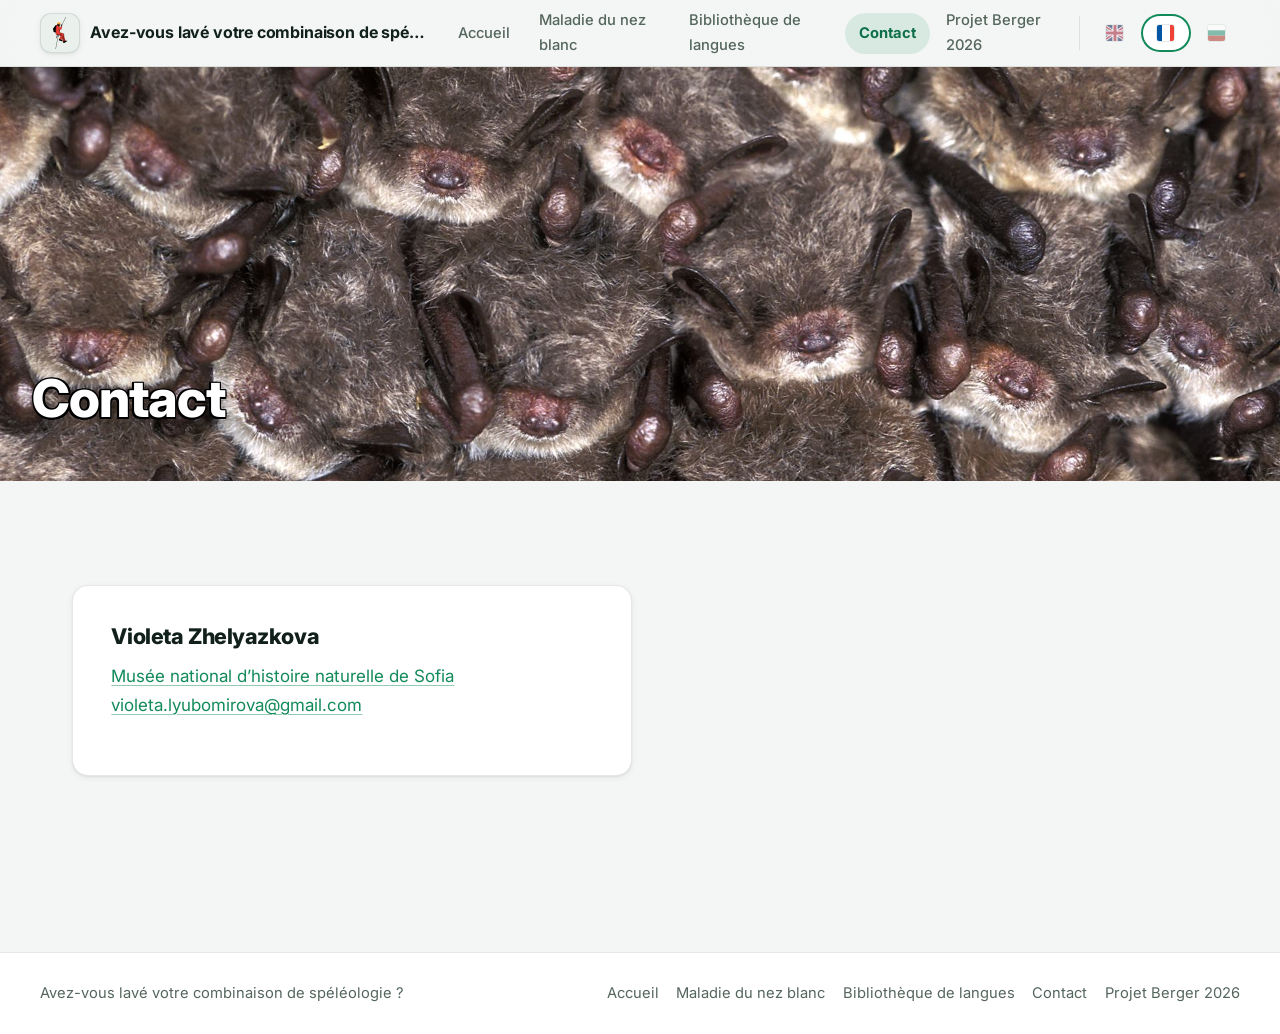
<file: fr/contact.html>
<!DOCTYPE html>
<html lang="fr">
<head>
  <meta charset="UTF-8">
  <meta name="viewport" content="width=device-width, initial-scale=1.0">
  <title>Contact &middot; Avez-vous lavé votre combinaison de spéléologie ?</title>
  <meta name="description" content="Contactez l’équipe du projet d’hygiène spéléologique sur la maladie du nez blanc.">
  <meta name="theme-color" content="#128a5a">
  <link rel="icon" href="../images/logo.png">
  <link rel="preconnect" href="https://fonts.googleapis.com">
  <link rel="preconnect" href="https://fonts.gstatic.com" crossorigin>
  <link href="https://fonts.googleapis.com/css2?family=Inter:wght@400;500;600;700;800&display=swap" rel="stylesheet">
  <link rel="stylesheet" href="../css/style.css?v=20261117">
  <link rel="alternate" hreflang="en" href="https://washyoursuit.org/contact.html">
  <link rel="alternate" hreflang="fr" href="https://washyoursuit.org/fr/contact.html">
  <link rel="alternate" hreflang="bg" href="https://washyoursuit.org/bg/contact.html">
  <link rel="alternate" hreflang="x-default" href="https://washyoursuit.org/contact.html">
  <link rel="preload" as="image" href="../images/background/bat-myotis-capaccinii.jpg">
  <script defer src="../js/main.js?v=20261117"></script>
</head>
<body>
  <a class="skip-link" href="#main">Aller au contenu</a>

  <header class="site-header">
    <div class="container site-header__inner">
      <a class="site-brand" href="index.html">
        <img src="../images/logo.png" alt="">
        <span class="site-brand__name">Avez-vous lavé votre combinaison de spéléologie ?</span>
      </a>
      <button class="nav-toggle" type="button" aria-expanded="false" aria-controls="site-nav" aria-label="Afficher la navigation">
        <span></span>
      </button>
      <nav id="site-nav" class="site-nav" aria-label="Principale">
        <ul>
          <li><a href="index.html">Accueil</a></li>
          <li><a href="white-nose-disease.html">Maladie du nez blanc</a></li>
          <li><a href="library.html">Bibliothèque de langues</a></li>
          <li><a href="contact.html" aria-current="page">Contact</a></li>
          <li><a href="projects.html">Projet Berger 2026</a></li>
        </ul>
        <div class="lang-switch" role="group" aria-label="Langue">
          <a class="lang-switch__link" href="../contact.html" hreflang="en" lang="en" aria-label="English" title="English" data-lang="en"><img src="../images/flag-en.svg" alt=""></a>
          <a class="lang-switch__link" href="contact.html" hreflang="fr" lang="fr" aria-label="Français" title="Français" aria-current="true" data-lang="fr"><img src="../images/flag-fr.svg" alt=""></a>
          <a class="lang-switch__link" href="../bg/contact.html" hreflang="bg" lang="bg" aria-label="Български" title="Български" data-lang="bg"><img src="../images/flag-bg.svg" alt=""></a>
        </div>
      </nav>
    </div>
  </header>

  <main id="main">
    <section class="page-hero page-hero--contact">
      <div class="container content page-hero__inner">
        <h1>Contact</h1>
      </div>
    </section>

    <div class="container content">
      <section class="section reveal">
        <div class="card">
          <h2>Violeta Zhelyazkova</h2>
          <p>
            <a href="https://www.nmnhs.com/">Musée national d&rsquo;histoire naturelle de Sofia</a><br>
            <a href="mailto:violeta.lyubomirova@gmail.com">violeta.lyubomirova@gmail.com</a>
          </p>
        </div>
      </section>
    </div>
  </main>

  <footer class="site-footer">
    <div class="container site-footer__inner">
      <p>Avez-vous lavé votre combinaison de spéléologie ?</p>
      <nav aria-label="Pied de page">
        <a href="index.html">Accueil</a>
        <a href="white-nose-disease.html">Maladie du nez blanc</a>
        <a href="library.html">Bibliothèque de langues</a>
        <a href="contact.html">Contact</a>
        <a href="projects.html">Projet Berger 2026</a>
      </nav>
    </div>
  </footer>
</body>
</html>
</file>
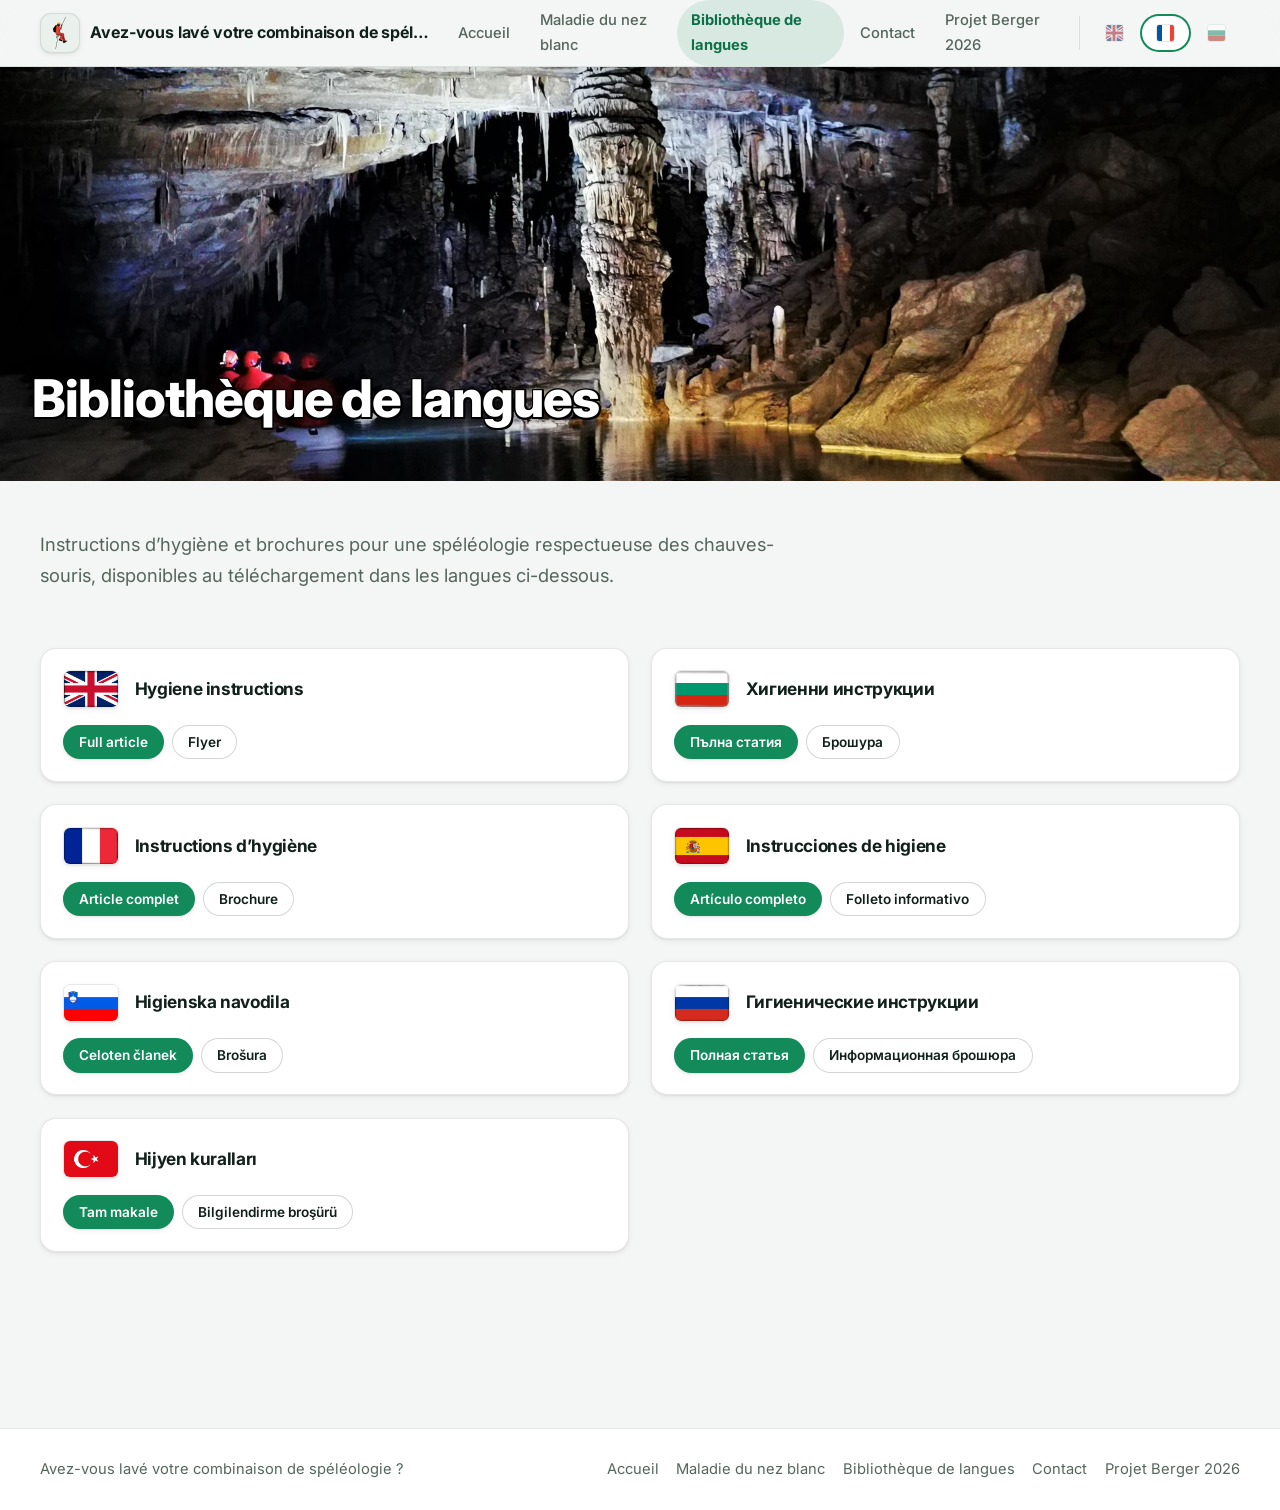
<file: fr/library.html>
<!DOCTYPE html>
<html lang="fr">
<head>
  <meta charset="UTF-8">
  <meta name="viewport" content="width=device-width, initial-scale=1.0">
  <title>Bibliothèque de langues &middot; Avez-vous lavé votre combinaison de spéléologie ?</title>
  <meta name="description" content="Instructions d’hygiène et brochures sur la maladie du nez blanc en plusieurs langues.">
  <meta name="theme-color" content="#128a5a">
  <link rel="icon" href="../images/logo.png">
  <link rel="preconnect" href="https://fonts.googleapis.com">
  <link rel="preconnect" href="https://fonts.gstatic.com" crossorigin>
  <link href="https://fonts.googleapis.com/css2?family=Inter:wght@400;500;600;700;800&display=swap" rel="stylesheet">
  <link rel="stylesheet" href="../css/style.css?v=20261117">
  <link rel="alternate" hreflang="en" href="https://washyoursuit.org/library.html">
  <link rel="alternate" hreflang="fr" href="https://washyoursuit.org/fr/library.html">
  <link rel="alternate" hreflang="bg" href="https://washyoursuit.org/bg/library.html">
  <link rel="alternate" hreflang="x-default" href="https://washyoursuit.org/library.html">
  <link rel="preload" as="image" href="../images/background/cave-krizna.jpg">
  <script defer src="../js/main.js?v=20261117"></script>
</head>
<body>
  <a class="skip-link" href="#main">Aller au contenu</a>

  <header class="site-header">
    <div class="container site-header__inner">
      <a class="site-brand" href="index.html">
        <img src="../images/logo.png" alt="">
        <span class="site-brand__name">Avez-vous lavé votre combinaison de spéléologie ?</span>
      </a>
      <button class="nav-toggle" type="button" aria-expanded="false" aria-controls="site-nav" aria-label="Afficher la navigation">
        <span></span>
      </button>
      <nav id="site-nav" class="site-nav" aria-label="Principale">
        <ul>
          <li><a href="index.html">Accueil</a></li>
          <li><a href="white-nose-disease.html">Maladie du nez blanc</a></li>
          <li><a href="library.html" aria-current="page">Bibliothèque de langues</a></li>
          <li><a href="contact.html">Contact</a></li>
          <li><a href="projects.html">Projet Berger 2026</a></li>
        </ul>
        <div class="lang-switch" role="group" aria-label="Langue">
          <a class="lang-switch__link" href="../library.html" hreflang="en" lang="en" aria-label="English" title="English" data-lang="en"><img src="../images/flag-en.svg" alt=""></a>
          <a class="lang-switch__link" href="library.html" hreflang="fr" lang="fr" aria-label="Français" title="Français" aria-current="true" data-lang="fr"><img src="../images/flag-fr.svg" alt=""></a>
          <a class="lang-switch__link" href="../bg/library.html" hreflang="bg" lang="bg" aria-label="Български" title="Български" data-lang="bg"><img src="../images/flag-bg.svg" alt=""></a>
        </div>
      </nav>
    </div>
  </header>

  <main id="main">
    <section class="page-hero page-hero--library">
      <div class="container page-hero__inner">
        <h1>Bibliothèque de langues</h1>
      </div>
    </section>

    <div class="container">
      <p class="lead">Instructions d&rsquo;hygiène et brochures pour une spéléologie respectueuse des chauves-souris, disponibles au téléchargement dans les langues ci-dessous.</p>

      <section class="section reveal">
        <ul class="lang-list">
          <li class="lang-card">
            <img class="lang-card__flag" src="../images/flag-hygiene.png" alt="">
            <h2 class="lang-card__name">Hygiene instructions</h2>
            <div class="lang-card__actions">
              <a class="btn btn--primary btn--sm" href="../downloads/WND-instructions-EN.pdf">Full article</a>
              <a class="btn btn--ghost btn--sm" href="../downloads/WND_flyer_EN.png">Flyer</a>
            </div>
          </li>
          <li class="lang-card">
            <img class="lang-card__flag" src="../images/flag-bg.jpg" alt="">
            <h2 class="lang-card__name">Хигиенни инструкции</h2>
            <div class="lang-card__actions">
              <a class="btn btn--primary btn--sm" href="../downloads/WND-instructions-BG.pdf">Пълна статия</a>
              <a class="btn btn--ghost btn--sm" href="../downloads/WND_flyer_BG.png">Брошура</a>
            </div>
          </li>
          <li class="lang-card">
            <img class="lang-card__flag" src="../images/flag-fr.png" alt="">
            <h2 class="lang-card__name">Instructions d&rsquo;hygiène</h2>
            <div class="lang-card__actions">
              <a class="btn btn--primary btn--sm" href="../downloads/WND-instructions-FR.pdf">Article complet</a>
              <a class="btn btn--ghost btn--sm" href="../downloads/WND_flyer_FR.png">Brochure</a>
            </div>
          </li>
          <li class="lang-card">
            <img class="lang-card__flag" src="../images/flag-es.png" alt="">
            <h2 class="lang-card__name">Instrucciones de higiene</h2>
            <div class="lang-card__actions">
              <a class="btn btn--primary btn--sm" href="../downloads/WND-instructions-ES.pdf">Artículo completo</a>
              <a class="btn btn--ghost btn--sm" href="../downloads/WND_flyer_ES.png">Folleto informativo</a>
            </div>
          </li>
          <li class="lang-card">
            <img class="lang-card__flag" src="../images/flag-slovenia.png" alt="">
            <h2 class="lang-card__name">Higienska navodila</h2>
            <div class="lang-card__actions">
              <a class="btn btn--primary btn--sm" href="../downloads/WND-instructions-SLO.pdf">Celoten članek</a>
              <a class="btn btn--ghost btn--sm" href="../downloads/WND_flyer_SLO.png">Brošura</a>
            </div>
          </li>
          <li class="lang-card">
            <img class="lang-card__flag" src="../images/flag-ru.png" alt="">
            <h2 class="lang-card__name">Гигиенические инструкции</h2>
            <div class="lang-card__actions">
              <a class="btn btn--primary btn--sm" href="../downloads/WND-instructions-RU.pdf">Полная статья</a>
              <a class="btn btn--ghost btn--sm" href="../downloads/WND_flyer_RU.png">Информационная брошюра</a>
            </div>
          </li>
          <li class="lang-card">
            <img class="lang-card__flag" src="../images/flag-tr.jpg" alt="">
            <h2 class="lang-card__name">Hijyen kuralları</h2>
            <div class="lang-card__actions">
              <a class="btn btn--primary btn--sm" href="../downloads/WND-instructions-TR.pdf">Tam makale</a>
              <a class="btn btn--ghost btn--sm" href="../downloads/WND_flyer_TR.png">Bilgilendirme broşürü</a>
            </div>
          </li>
        </ul>
      </section>
    </div>
  </main>

  <footer class="site-footer">
    <div class="container site-footer__inner">
      <p>Avez-vous lavé votre combinaison de spéléologie ?</p>
      <nav aria-label="Pied de page">
        <a href="index.html">Accueil</a>
        <a href="white-nose-disease.html">Maladie du nez blanc</a>
        <a href="library.html">Bibliothèque de langues</a>
        <a href="contact.html">Contact</a>
        <a href="projects.html">Projet Berger 2026</a>
      </nav>
    </div>
  </footer>
</body>
</html>
</file>
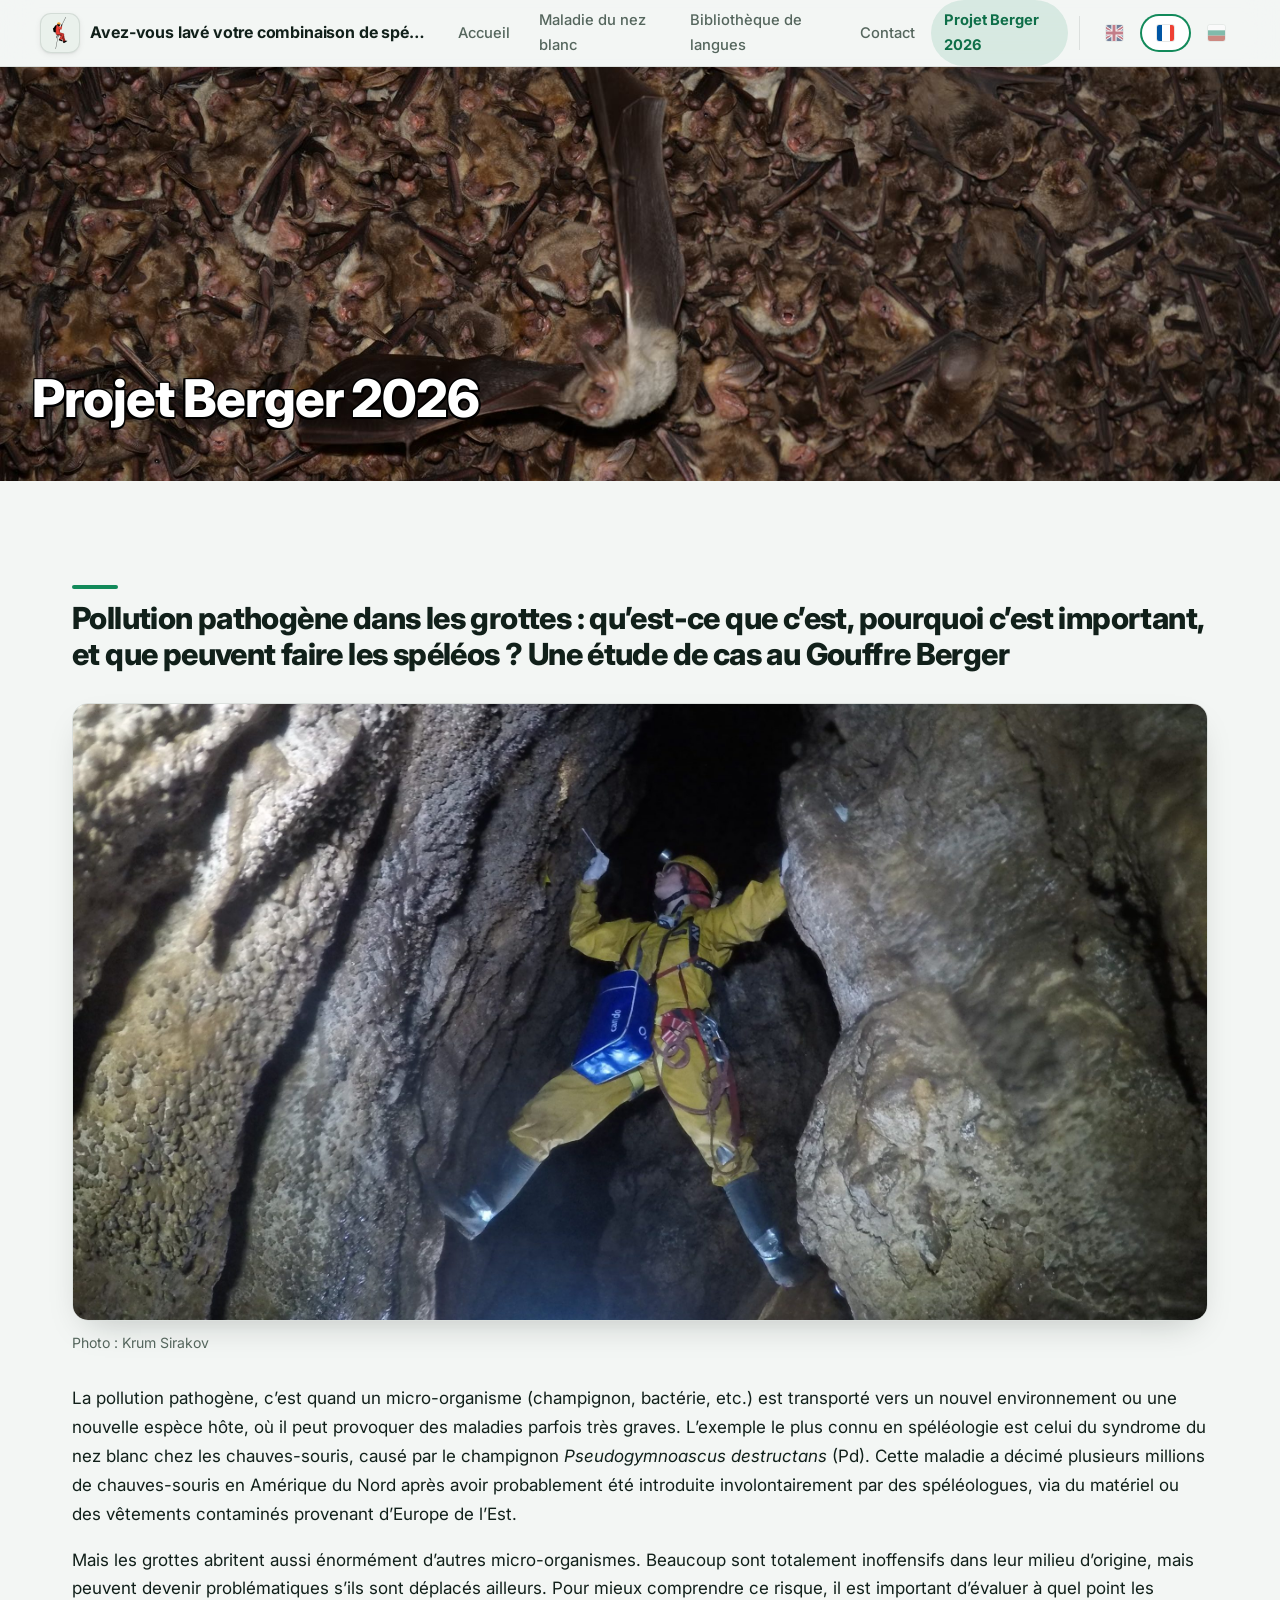
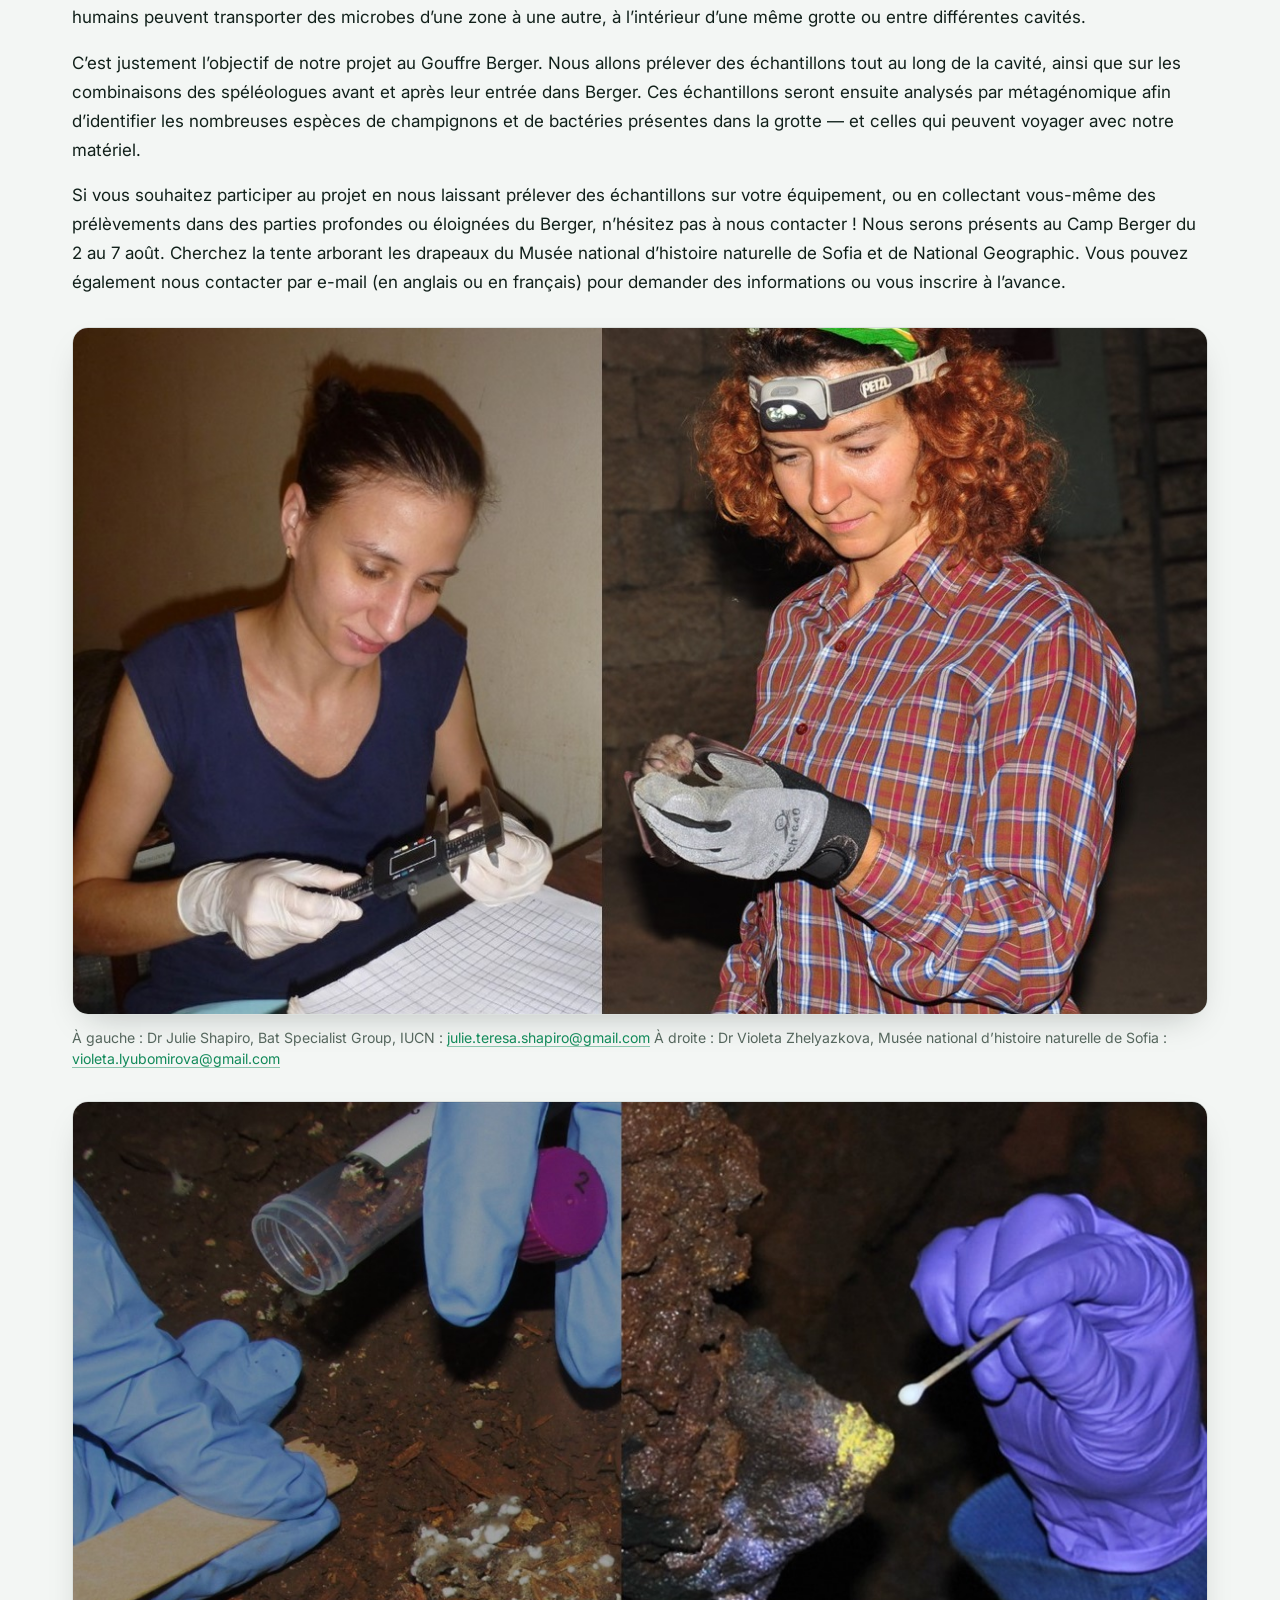
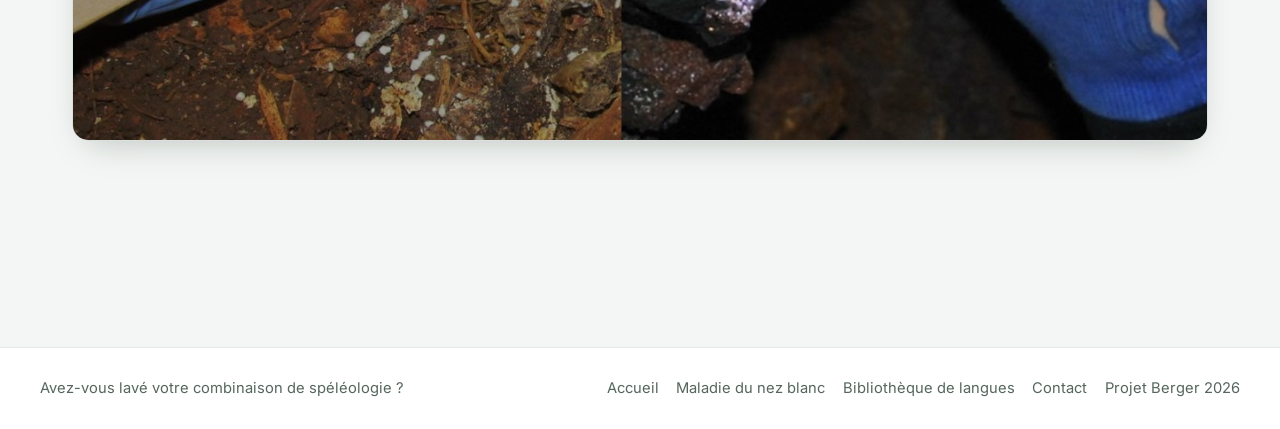
<file: fr/projects.html>
<!DOCTYPE html>
<html lang="fr">
<head>
  <meta charset="UTF-8">
  <meta name="viewport" content="width=device-width, initial-scale=1.0">
  <title>Projet Berger 2026 &middot; Avez-vous lavé votre combinaison de spéléologie ?</title>
  <meta name="description" content="La pollution pathogène dans les grottes : une étude de cas au Gouffre Berger.">
  <meta name="theme-color" content="#128a5a">
  <link rel="icon" href="../images/logo.png">
  <link rel="preconnect" href="https://fonts.googleapis.com">
  <link rel="preconnect" href="https://fonts.gstatic.com" crossorigin>
  <link href="https://fonts.googleapis.com/css2?family=Inter:wght@400;500;600;700;800&display=swap" rel="stylesheet">
  <link rel="stylesheet" href="../css/style.css?v=20261117">
  <link rel="alternate" hreflang="en" href="https://washyoursuit.org/projects.html">
  <link rel="alternate" hreflang="fr" href="https://washyoursuit.org/fr/projects.html">
  <link rel="alternate" hreflang="bg" href="https://washyoursuit.org/bg/projects.html">
  <link rel="alternate" hreflang="x-default" href="https://washyoursuit.org/projects.html">
  <link rel="preload" as="image" href="../images/background/cave-urushka-maara.jpg">
  <script defer src="../js/main.js?v=20261117"></script>
</head>
<body>
  <a class="skip-link" href="#main">Aller au contenu</a>

  <header class="site-header">
    <div class="container site-header__inner">
      <a class="site-brand" href="index.html">
        <img src="../images/logo.png" alt="">
        <span class="site-brand__name">Avez-vous lavé votre combinaison de spéléologie ?</span>
      </a>
      <button class="nav-toggle" type="button" aria-expanded="false" aria-controls="site-nav" aria-label="Afficher la navigation">
        <span></span>
      </button>
      <nav id="site-nav" class="site-nav" aria-label="Principale">
        <ul>
          <li><a href="index.html">Accueil</a></li>
          <li><a href="white-nose-disease.html">Maladie du nez blanc</a></li>
          <li><a href="library.html">Bibliothèque de langues</a></li>
          <li><a href="contact.html">Contact</a></li>
          <li><a href="projects.html" aria-current="page">Projet Berger 2026</a></li>
        </ul>
        <div class="lang-switch" role="group" aria-label="Langue">
          <a class="lang-switch__link" href="../projects.html" hreflang="en" lang="en" aria-label="English" title="English" data-lang="en"><img src="../images/flag-en.svg" alt=""></a>
          <a class="lang-switch__link" href="projects.html" hreflang="fr" lang="fr" aria-label="Français" title="Français" aria-current="true" data-lang="fr"><img src="../images/flag-fr.svg" alt=""></a>
          <a class="lang-switch__link" href="../bg/projects.html" hreflang="bg" lang="bg" aria-label="Български" title="Български" data-lang="bg"><img src="../images/flag-bg.svg" alt=""></a>
        </div>
      </nav>
    </div>
  </header>

  <main id="main">
    <section class="page-hero page-hero--projects">
      <div class="container content page-hero__inner">
        <h1>Projet Berger 2026</h1>
      </div>
    </section>

    <div class="container content">
      <section class="section reveal">
        <h2 class="section__title">Pollution pathogène dans les grottes&nbsp;: qu&rsquo;est-ce que c&rsquo;est, pourquoi c&rsquo;est important, et que peuvent faire les spéléos&nbsp;? Une étude de cas au Gouffre Berger</h2>

        <figure>
          <img src="../images/project-krum-sirakov.jpg" alt="Spéléologue dans le Gouffre Berger">
          <figcaption>Photo : Krum Sirakov</figcaption>
        </figure>

        <p>La pollution pathogène, c&rsquo;est quand un micro-organisme (champignon, bactérie, etc.) est transporté vers un nouvel environnement ou une nouvelle espèce hôte, où il peut provoquer des maladies parfois très graves. L&rsquo;exemple le plus connu en spéléologie est celui du syndrome du nez blanc chez les chauves-souris, causé par le champignon <em>Pseudogymnoascus destructans</em> (Pd). Cette maladie a décimé plusieurs millions de chauves-souris en Amérique du Nord après avoir probablement été introduite involontairement par des spéléologues, via du matériel ou des vêtements contaminés provenant d&rsquo;Europe de l&rsquo;Est.</p>
        <p>Mais les grottes abritent aussi énormément d&rsquo;autres micro-organismes. Beaucoup sont totalement inoffensifs dans leur milieu d&rsquo;origine, mais peuvent devenir problématiques s&rsquo;ils sont déplacés ailleurs. Pour mieux comprendre ce risque, il est important d&rsquo;évaluer à quel point les humains peuvent transporter des microbes d&rsquo;une zone à une autre, à l&rsquo;intérieur d&rsquo;une même grotte ou entre différentes cavités.</p>
        <p>C&rsquo;est justement l&rsquo;objectif de notre projet au Gouffre Berger. Nous allons prélever des échantillons tout au long de la cavité, ainsi que sur les combinaisons des spéléologues avant et après leur entrée dans Berger. Ces échantillons seront ensuite analysés par métagénomique afin d&rsquo;identifier les nombreuses espèces de champignons et de bactéries présentes dans la grotte &mdash; et celles qui peuvent voyager avec notre matériel.</p>
        <p>Si vous souhaitez participer au projet en nous laissant prélever des échantillons sur votre équipement, ou en collectant vous-même des prélèvements dans des parties profondes ou éloignées du Berger, n&rsquo;hésitez pas à nous contacter&nbsp;! Nous serons présents au Camp Berger du 2 au 7 août. Cherchez la tente arborant les drapeaux du Musée national d&rsquo;histoire naturelle de Sofia et de National Geographic. Vous pouvez également nous contacter par e-mail (en anglais ou en français) pour demander des informations ou vous inscrire à l&rsquo;avance.</p>

        <figure>
          <img src="../images/project-berger.jpg" alt="Dr Julie Shapiro et Dr Violeta Zhelyazkova au Gouffre Berger">
          <figcaption>À gauche : Dr Julie Shapiro, Bat Specialist Group, IUCN : <a href="mailto:julie.teresa.shapiro@gmail.com">julie.teresa.shapiro@gmail.com</a> À droite : Dr Violeta Zhelyazkova, Musée national d&rsquo;histoire naturelle de Sofia : <a href="mailto:violeta.lyubomirova@gmail.com">violeta.lyubomirova@gmail.com</a></figcaption>
        </figure>

        <figure>
          <img src="../images/project-berger-samples.jpg" alt="Prélèvement d’échantillons pour le projet Berger">
        </figure>
      </section>
    </div>
  </main>

  <footer class="site-footer">
    <div class="container site-footer__inner">
      <p>Avez-vous lavé votre combinaison de spéléologie ?</p>
      <nav aria-label="Pied de page">
        <a href="index.html">Accueil</a>
        <a href="white-nose-disease.html">Maladie du nez blanc</a>
        <a href="library.html">Bibliothèque de langues</a>
        <a href="contact.html">Contact</a>
        <a href="projects.html">Projet Berger 2026</a>
      </nav>
    </div>
  </footer>
</body>
</html>
</file>
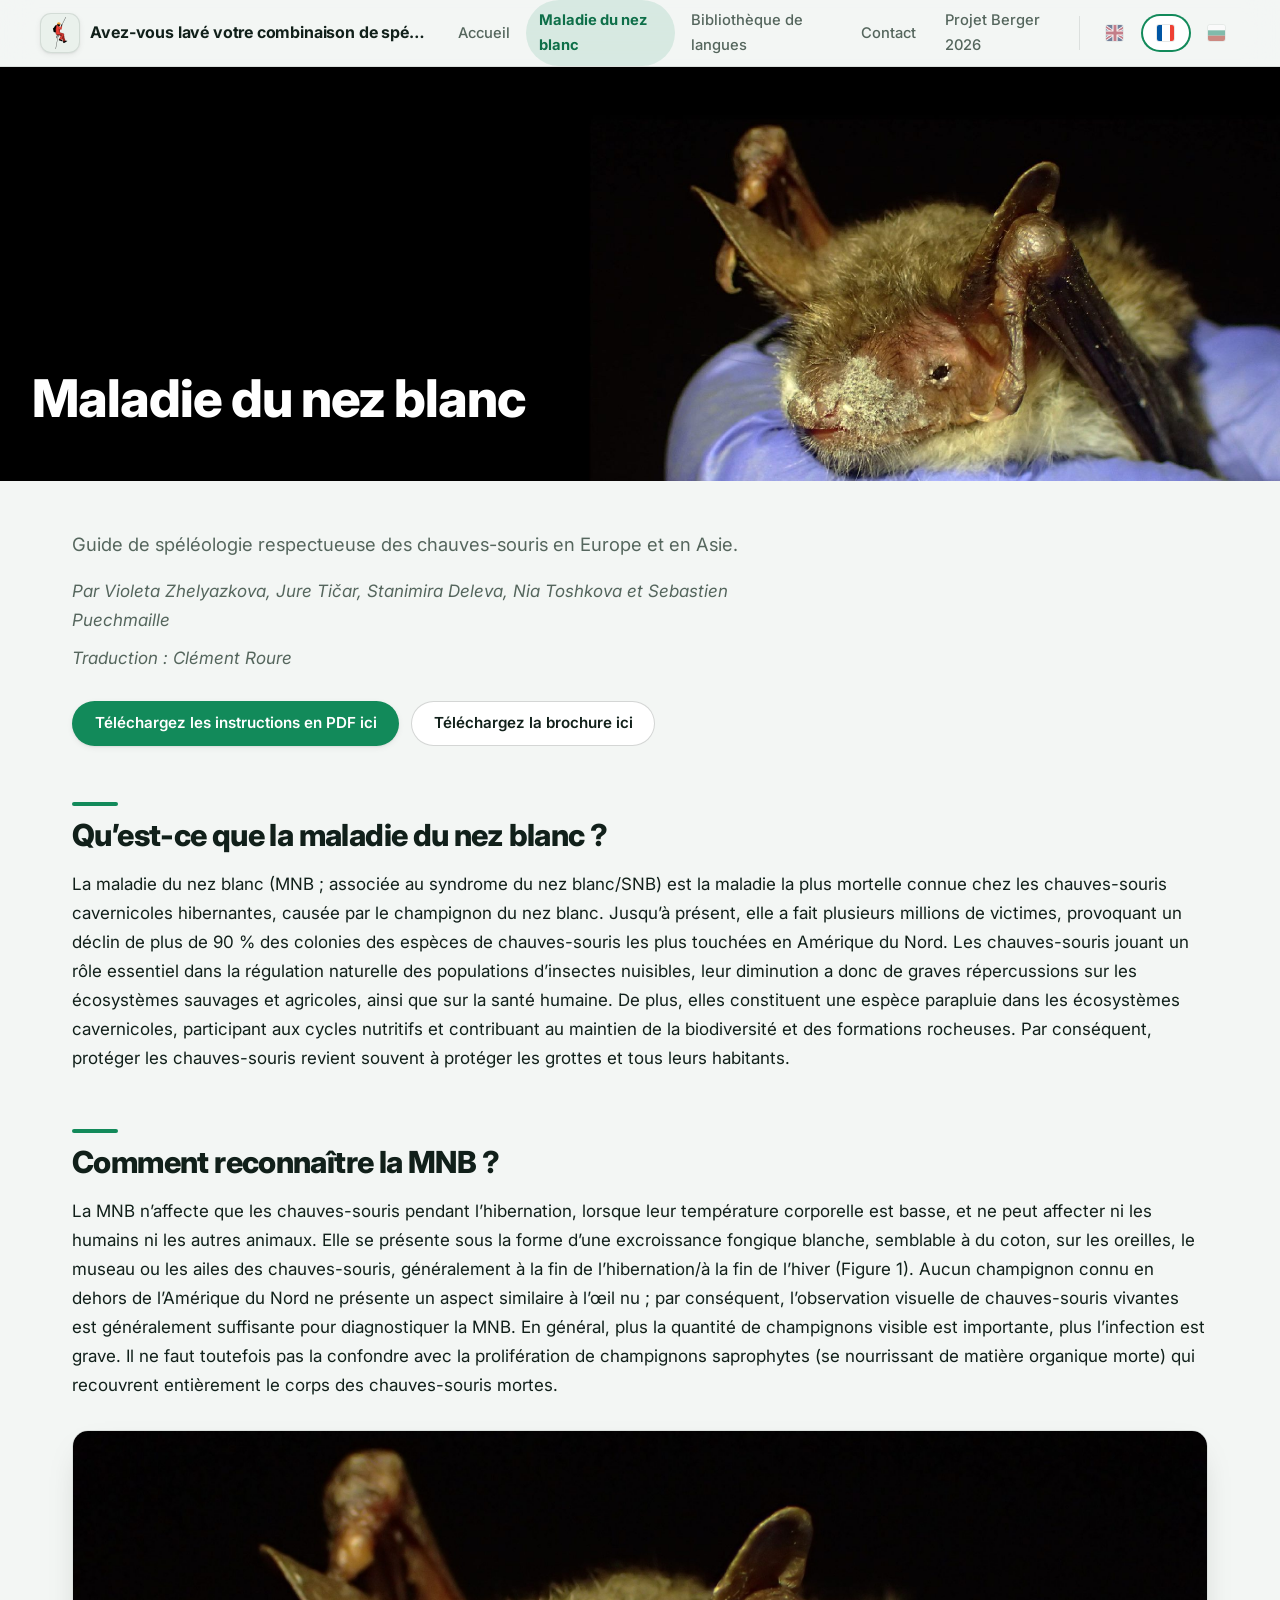
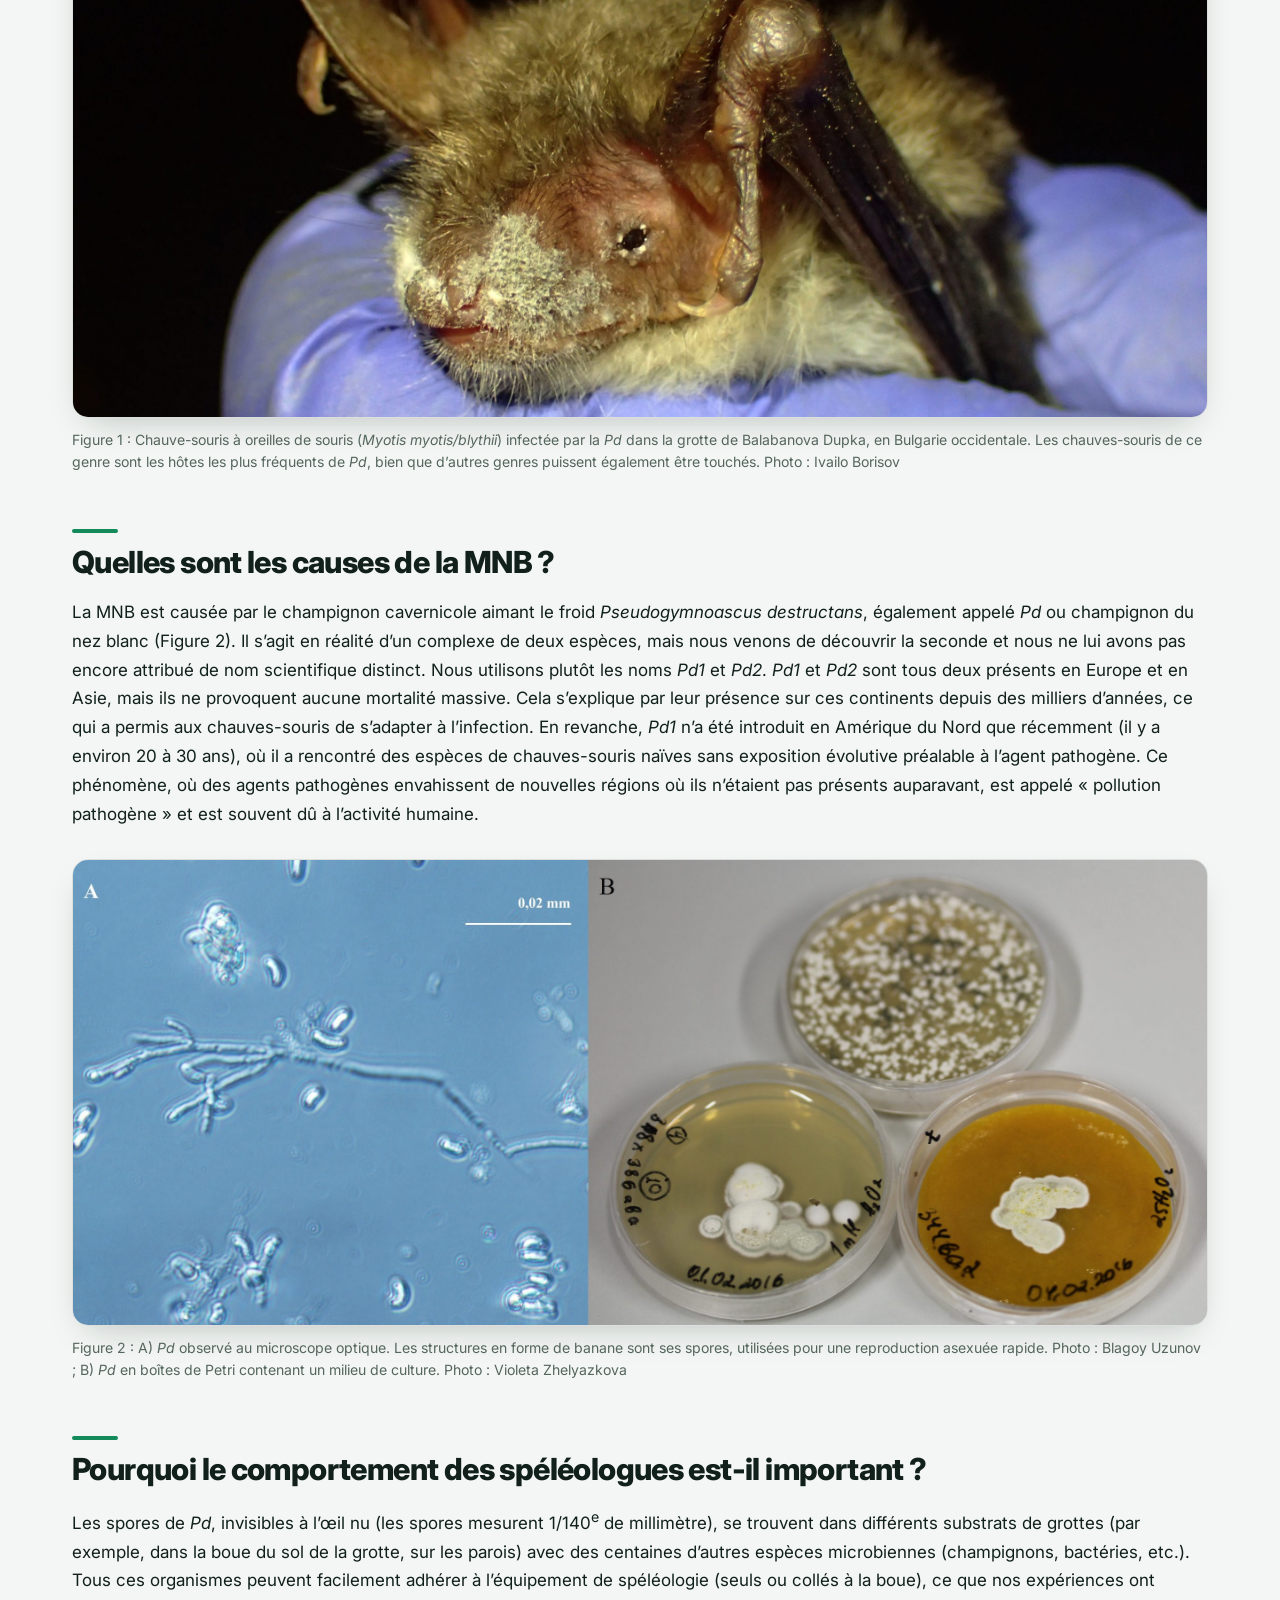
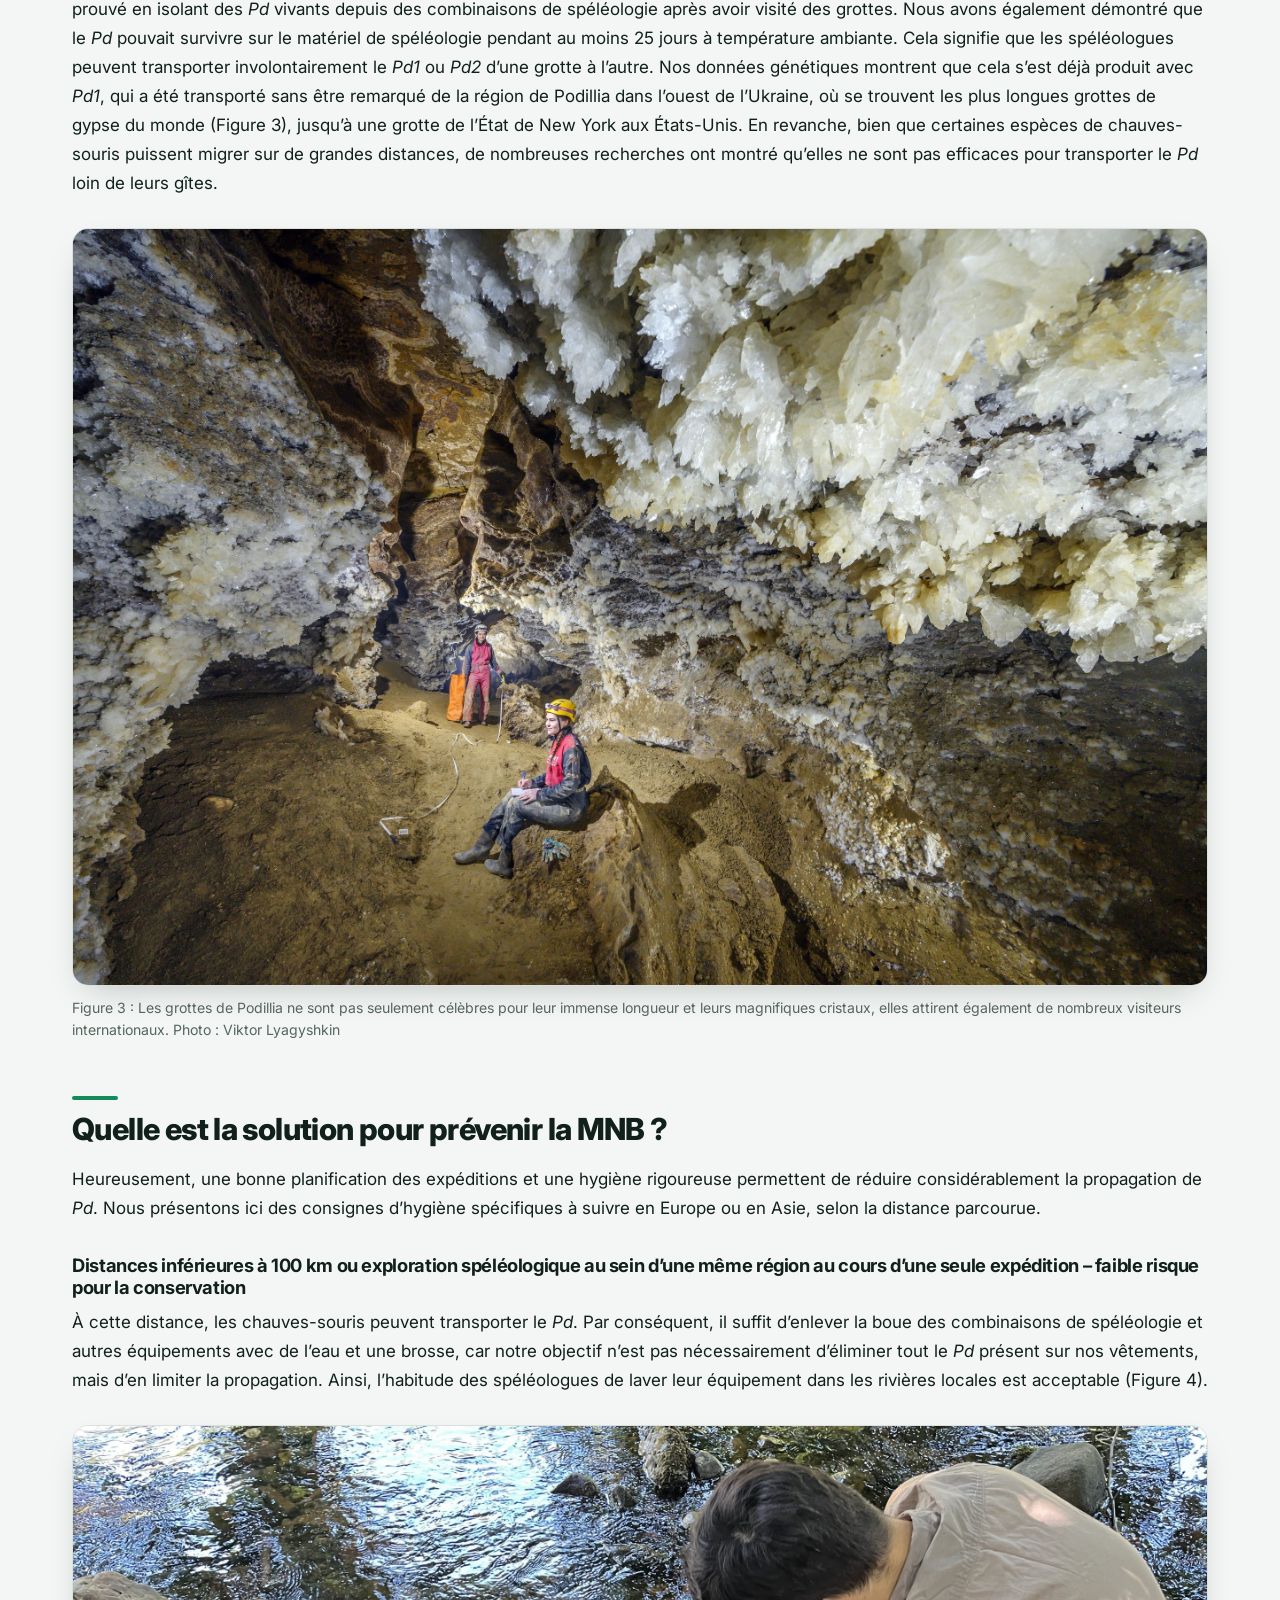
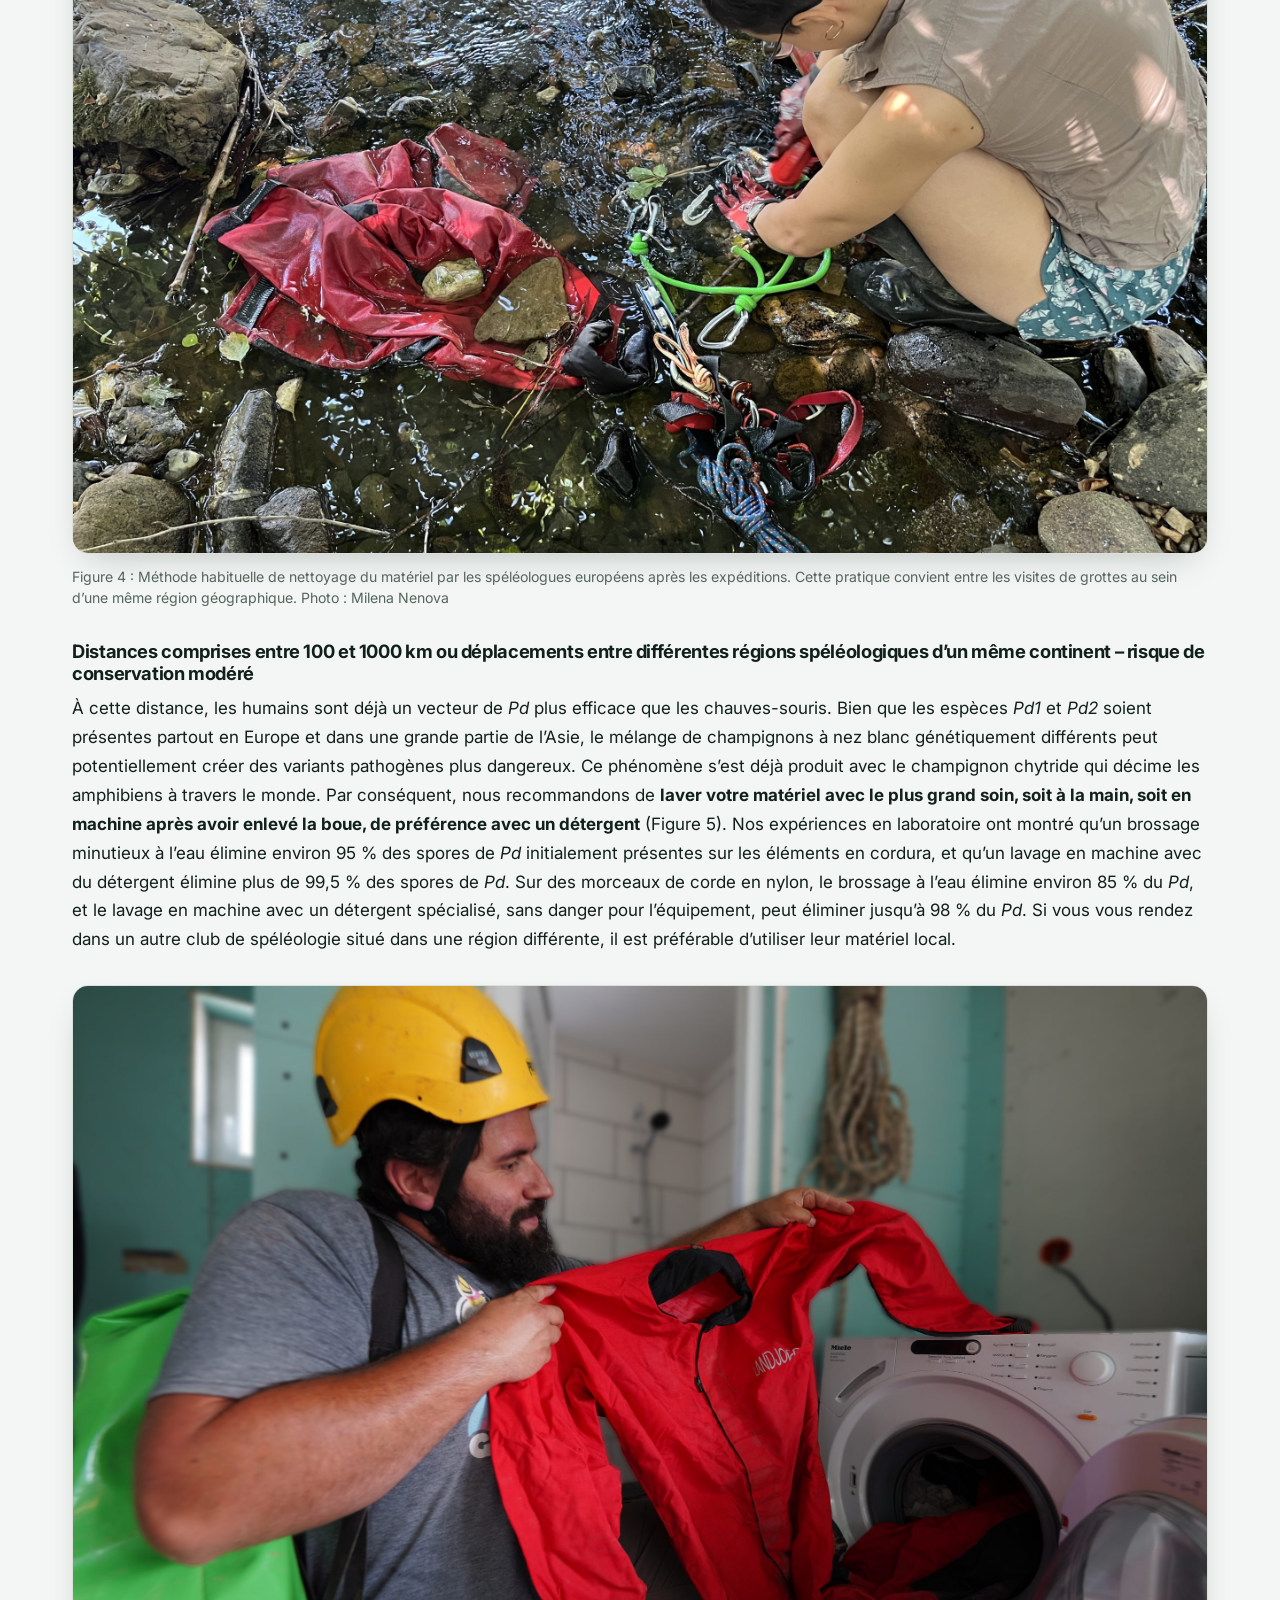
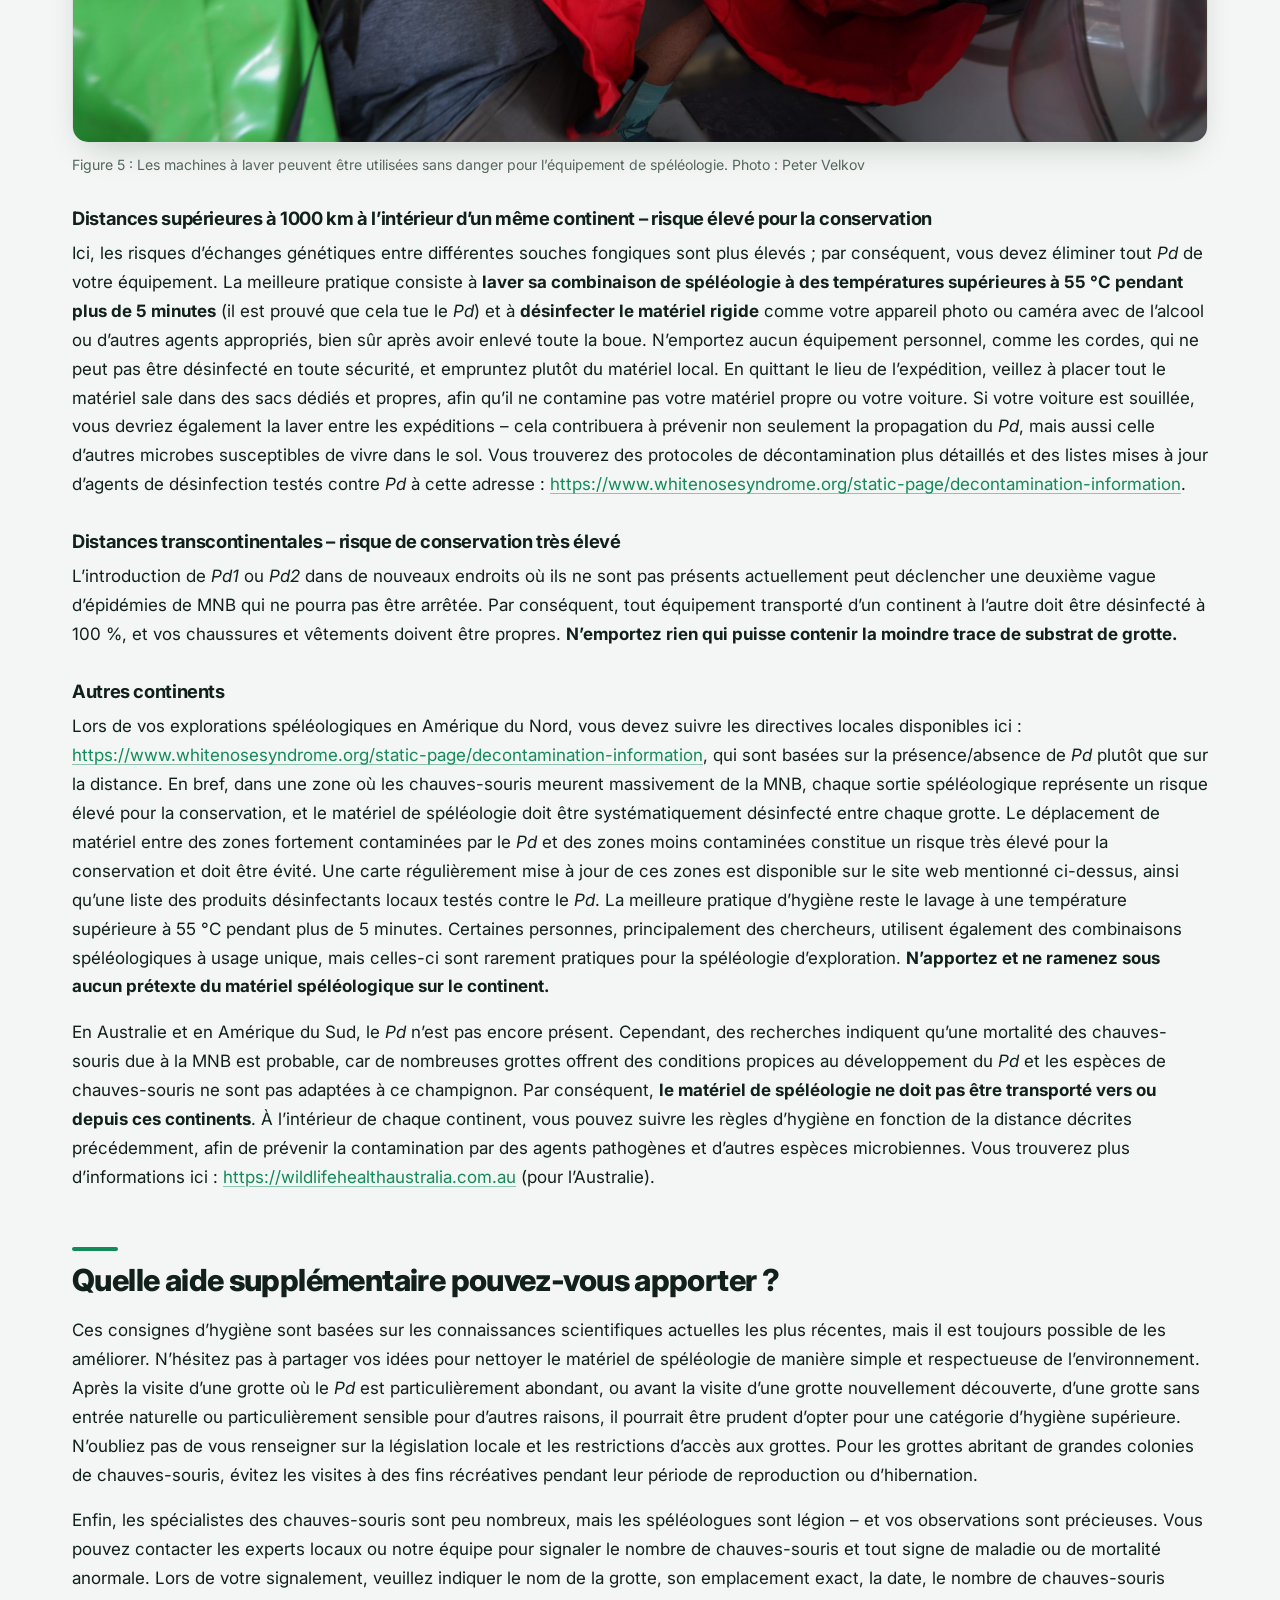
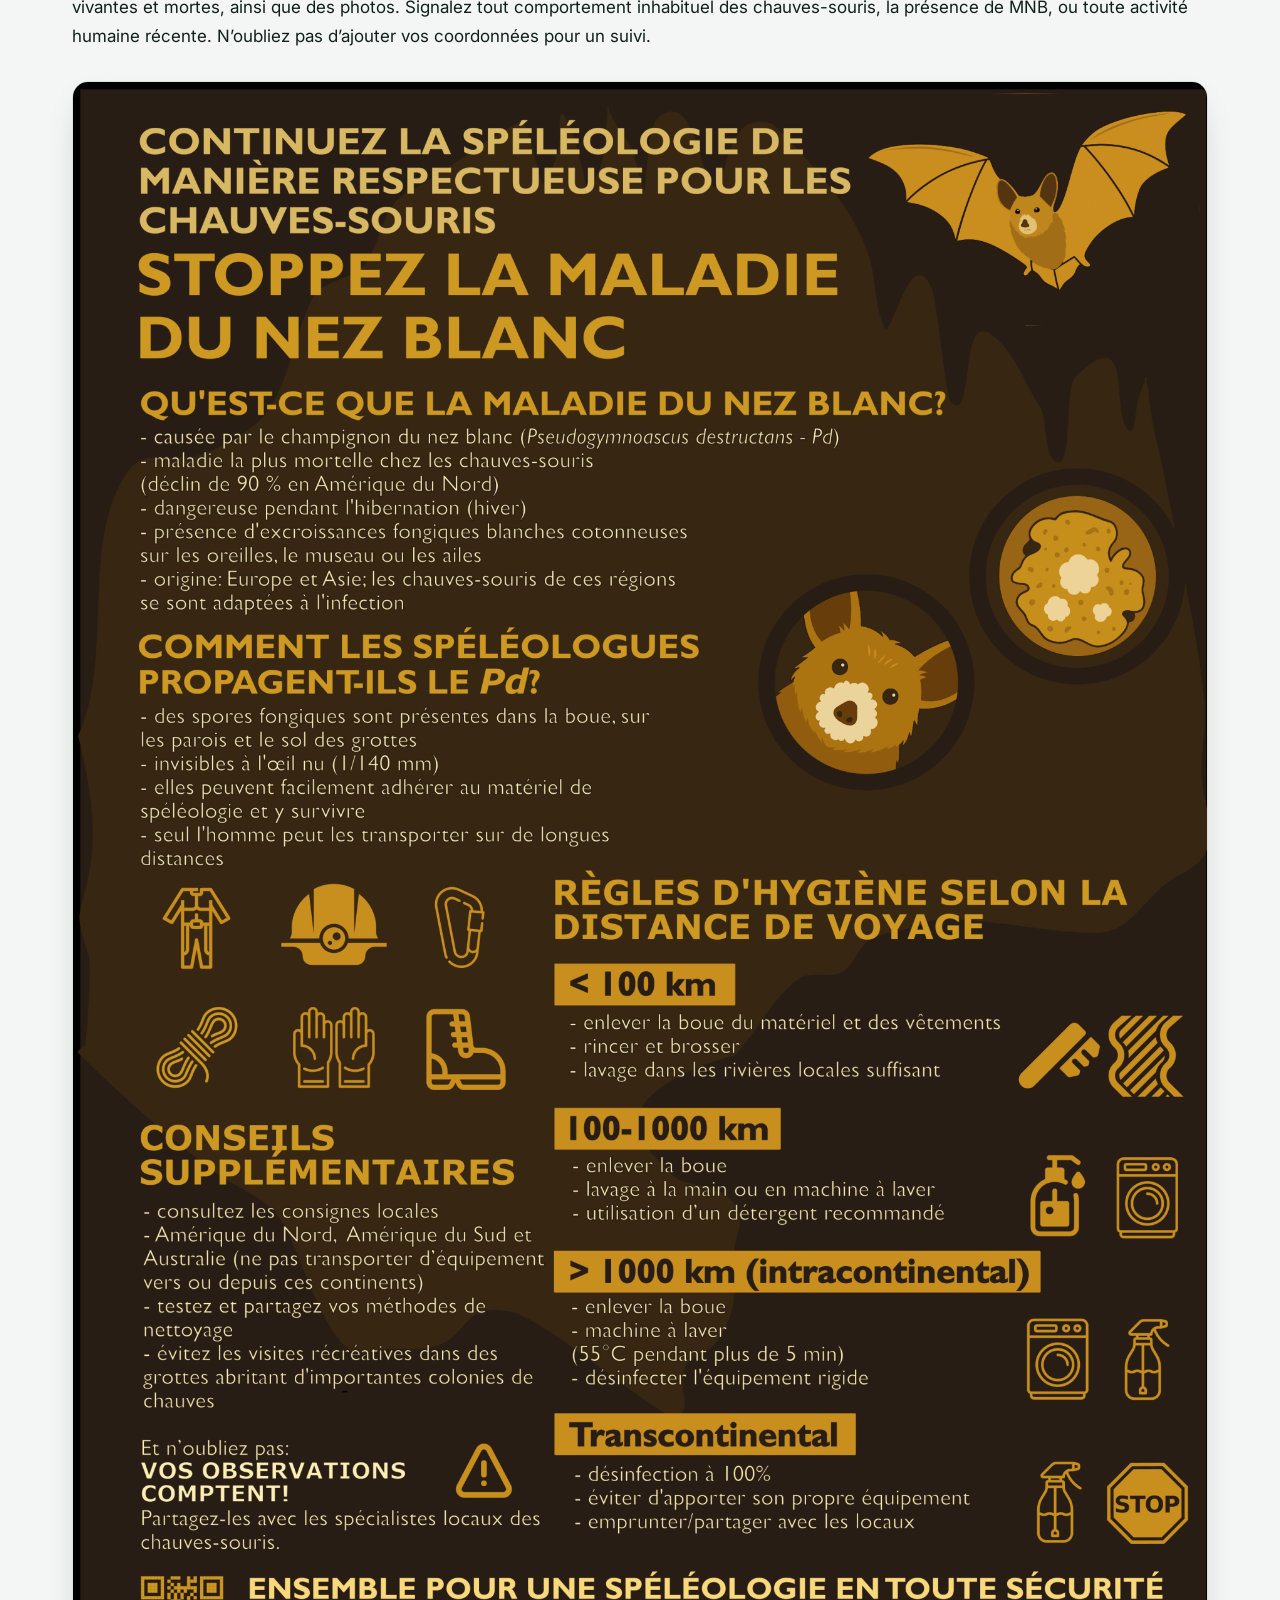
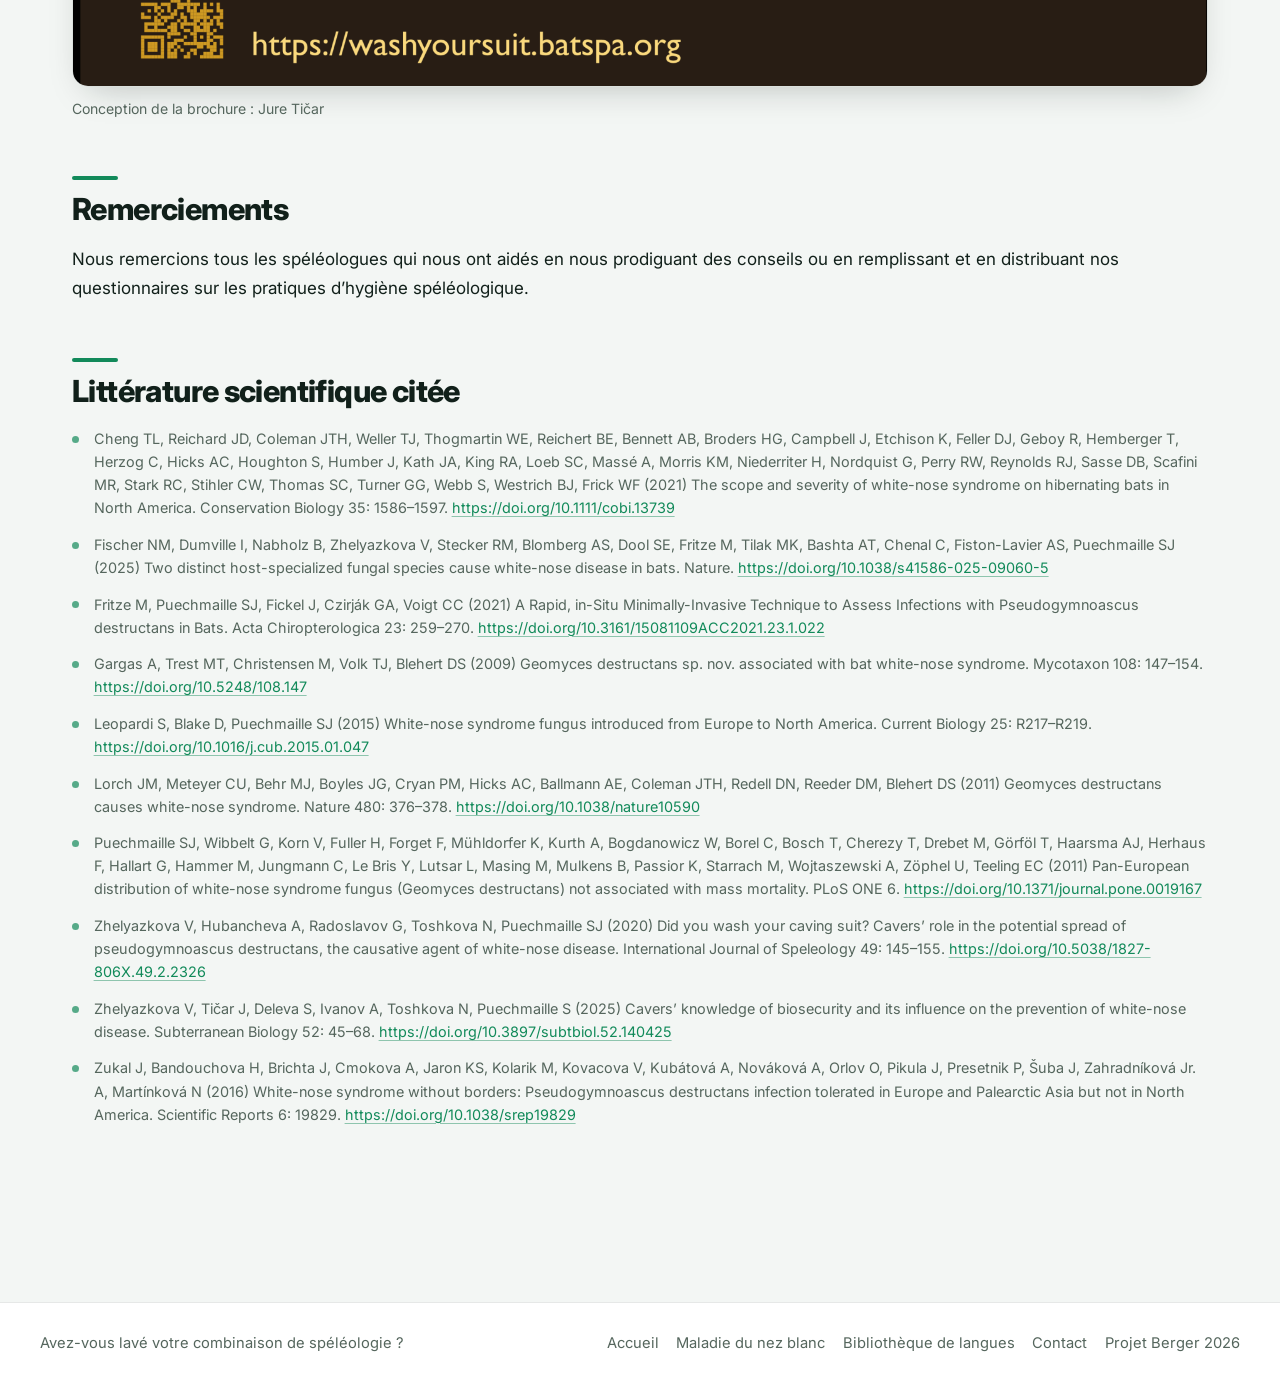
<file: fr/white-nose-disease.html>
<!DOCTYPE html>
<html lang="fr">
<head>
  <meta charset="UTF-8">
  <meta name="viewport" content="width=device-width, initial-scale=1.0">
  <title>Maladie du nez blanc &middot; Avez-vous lavé votre combinaison de spéléologie ?</title>
  <meta name="description" content="Guide de spéléologie respectueuse des chauves-souris en Europe et en Asie. Prévenir la propagation de la maladie du nez blanc.">
  <meta name="theme-color" content="#128a5a">
  <link rel="icon" href="../images/logo.png">
  <link rel="preconnect" href="https://fonts.googleapis.com">
  <link rel="preconnect" href="https://fonts.gstatic.com" crossorigin>
  <link href="https://fonts.googleapis.com/css2?family=Inter:wght@400;500;600;700;800&display=swap" rel="stylesheet">
  <link rel="stylesheet" href="../css/style.css?v=20261117">
  <link rel="alternate" hreflang="en" href="https://washyoursuit.org/white-nose-disease.html">
  <link rel="alternate" hreflang="fr" href="https://washyoursuit.org/fr/white-nose-disease.html">
  <link rel="alternate" hreflang="bg" href="https://washyoursuit.org/bg/white-nose-disease.html">
  <link rel="alternate" hreflang="x-default" href="https://washyoursuit.org/white-nose-disease.html">
  <link rel="preload" as="image" href="../images/background/wnd-banner.jpg">
  <script defer src="../js/main.js?v=20261117"></script>
</head>
<body>
  <a class="skip-link" href="#main">Aller au contenu</a>

  <header class="site-header">
    <div class="container site-header__inner">
      <a class="site-brand" href="index.html">
        <img src="../images/logo.png" alt="">
        <span class="site-brand__name">Avez-vous lavé votre combinaison de spéléologie ?</span>
      </a>
      <button class="nav-toggle" type="button" aria-expanded="false" aria-controls="site-nav" aria-label="Afficher la navigation">
        <span></span>
      </button>
      <nav id="site-nav" class="site-nav" aria-label="Principale">
        <ul>
          <li><a href="index.html">Accueil</a></li>
          <li><a href="white-nose-disease.html" aria-current="page">Maladie du nez blanc</a></li>
          <li><a href="library.html">Bibliothèque de langues</a></li>
          <li><a href="contact.html">Contact</a></li>
          <li><a href="projects.html">Projet Berger 2026</a></li>
        </ul>
        <div class="lang-switch" role="group" aria-label="Langue">
          <a class="lang-switch__link" href="../white-nose-disease.html" hreflang="en" lang="en" aria-label="English" title="English" data-lang="en"><img src="../images/flag-en.svg" alt=""></a>
          <a class="lang-switch__link" href="white-nose-disease.html" hreflang="fr" lang="fr" aria-label="Français" title="Français" aria-current="true" data-lang="fr"><img src="../images/flag-fr.svg" alt=""></a>
          <a class="lang-switch__link" href="../bg/white-nose-disease.html" hreflang="bg" lang="bg" aria-label="Български" title="Български" data-lang="bg"><img src="../images/flag-bg.svg" alt=""></a>
        </div>
      </nav>
    </div>
  </header>

  <main id="main">
    <section class="page-hero page-hero--wnd">
      <div class="container content page-hero__inner">
        <h1>Maladie du nez blanc</h1>
      </div>
    </section>

    <div class="container content">
      <p class="lead">Guide de spéléologie respectueuse des chauves-souris en Europe et en Asie.</p>
      <p class="byline">Par Violeta Zhelyazkova, Jure Tičar, Stanimira Deleva, Nia Toshkova et Sebastien Puechmaille</p>
      <p class="byline">Traduction&nbsp;: Clément Roure</p>
      <div class="btn-row">
        <a class="btn btn--primary" href="../downloads/WND-instructions-FR.pdf">Téléchargez les instructions en PDF ici</a>
        <a class="btn btn--ghost" href="../downloads/WND_flyer_FR.png">Téléchargez la brochure ici</a>
      </div>

      <section class="section reveal">
        <h2 class="section__title">Qu&rsquo;est-ce que la maladie du nez blanc ?</h2>
        <p>La maladie du nez blanc (MNB ; associée au syndrome du nez blanc/SNB) est la maladie la plus mortelle connue chez les chauves-souris cavernicoles hibernantes, causée par le champignon du nez blanc. Jusqu&rsquo;à présent, elle a fait plusieurs millions de victimes, provoquant un déclin de plus de 90&nbsp;% des colonies des espèces de chauves-souris les plus touchées en Amérique du Nord. Les chauves-souris jouant un rôle essentiel dans la régulation naturelle des populations d&rsquo;insectes nuisibles, leur diminution a donc de graves répercussions sur les écosystèmes sauvages et agricoles, ainsi que sur la santé humaine. De plus, elles constituent une espèce parapluie dans les écosystèmes cavernicoles, participant aux cycles nutritifs et contribuant au maintien de la biodiversité et des formations rocheuses. Par conséquent, protéger les chauves-souris revient souvent à protéger les grottes et tous leurs habitants.</p>
      </section>

      <section class="section reveal">
        <h2 class="section__title">Comment reconnaître la MNB ?</h2>
        <p>La MNB n&rsquo;affecte que les chauves-souris pendant l&rsquo;hibernation, lorsque leur température corporelle est basse, et ne peut affecter ni les humains ni les autres animaux. Elle se présente sous la forme d&rsquo;une excroissance fongique blanche, semblable à du coton, sur les oreilles, le museau ou les ailes des chauves-souris, généralement à la fin de l&rsquo;hibernation/à la fin de l&rsquo;hiver (Figure 1). Aucun champignon connu en dehors de l&rsquo;Amérique du Nord ne présente un aspect similaire à l&rsquo;œil nu ; par conséquent, l&rsquo;observation visuelle de chauves-souris vivantes est généralement suffisante pour diagnostiquer la MNB. En général, plus la quantité de champignons visible est importante, plus l&rsquo;infection est grave. Il ne faut toutefois pas la confondre avec la prolifération de champignons saprophytes (se nourrissant de matière organique morte) qui recouvrent entièrement le corps des chauves-souris mortes.</p>
        <figure>
          <img src="../images/figure1-pd-bat.jpg" alt="Chauve-souris à oreilles de souris infectée par la Pd dans la grotte de Balabanova Dupka, en Bulgarie occidentale">
          <figcaption>Figure 1 : Chauve-souris à oreilles de souris (<em>Myotis myotis/blythii</em>) infectée par la <em>Pd</em> dans la grotte de Balabanova Dupka, en Bulgarie occidentale. Les chauves-souris de ce genre sont les hôtes les plus fréquents de <em>Pd</em>, bien que d&rsquo;autres genres puissent également être touchés. Photo : Ivailo Borisov</figcaption>
        </figure>
      </section>

      <section class="section reveal">
        <h2 class="section__title">Quelles sont les causes de la MNB ?</h2>
        <p>La MNB est causée par le champignon cavernicole aimant le froid <em>Pseudogymnoascus destructans</em>, également appelé <em>Pd</em> ou champignon du nez blanc (Figure 2). Il s&rsquo;agit en réalité d&rsquo;un complexe de deux espèces, mais nous venons de découvrir la seconde et nous ne lui avons pas encore attribué de nom scientifique distinct. Nous utilisons plutôt les noms <em>Pd1</em> et <em>Pd2</em>. <em>Pd1</em> et <em>Pd2</em> sont tous deux présents en Europe et en Asie, mais ils ne provoquent aucune mortalité massive. Cela s&rsquo;explique par leur présence sur ces continents depuis des milliers d&rsquo;années, ce qui a permis aux chauves-souris de s&rsquo;adapter à l&rsquo;infection. En revanche, <em>Pd1</em> n&rsquo;a été introduit en Amérique du Nord que récemment (il y a environ 20 à 30 ans), où il a rencontré des espèces de chauves-souris naïves sans exposition évolutive préalable à l&rsquo;agent pathogène. Ce phénomène, où des agents pathogènes envahissent de nouvelles régions où ils n&rsquo;étaient pas présents auparavant, est appelé «&nbsp;pollution pathogène&nbsp;» et est souvent dû à l&rsquo;activité humaine.</p>
        <figure>
          <img src="../images/figure2-pd-fungus.jpg" alt="Pd observé au microscope optique et Pd en boîtes de Petri">
          <figcaption>Figure 2 : A) <em>Pd</em> observé au microscope optique. Les structures en forme de banane sont ses spores, utilisées pour une reproduction asexuée rapide. Photo : Blagoy Uzunov ; B) <em>Pd</em> en boîtes de Petri contenant un milieu de culture. Photo : Violeta Zhelyazkova</figcaption>
        </figure>
      </section>

      <section class="section reveal">
        <h2 class="section__title">Pourquoi le comportement des spéléologues est-il important ?</h2>
        <p>Les spores de <em>Pd</em>, invisibles à l&rsquo;œil nu (les spores mesurent 1/140<sup>e</sup> de millimètre), se trouvent dans différents substrats de grottes (par exemple, dans la boue du sol de la grotte, sur les parois) avec des centaines d&rsquo;autres espèces microbiennes (champignons, bactéries, etc.). Tous ces organismes peuvent facilement adhérer à l&rsquo;équipement de spéléologie (seuls ou collés à la boue), ce que nos expériences ont prouvé en isolant des <em>Pd</em> vivants depuis des combinaisons de spéléologie après avoir visité des grottes. Nous avons également démontré que le <em>Pd</em> pouvait survivre sur le matériel de spéléologie pendant au moins 25 jours à température ambiante. Cela signifie que les spéléologues peuvent transporter involontairement le <em>Pd1</em> ou <em>Pd2</em> d&rsquo;une grotte à l&rsquo;autre. Nos données génétiques montrent que cela s&rsquo;est déjà produit avec <em>Pd1</em>, qui a été transporté sans être remarqué de la région de Podillia dans l&rsquo;ouest de l&rsquo;Ukraine, où se trouvent les plus longues grottes de gypse du monde (Figure 3), jusqu&rsquo;à une grotte de l&rsquo;État de New York aux États-Unis. En revanche, bien que certaines espèces de chauves-souris puissent migrer sur de grandes distances, de nombreuses recherches ont montré qu&rsquo;elles ne sont pas efficaces pour transporter le <em>Pd</em> loin de leurs gîtes.</p>
        <figure>
          <img src="../images/figure3-podillia.jpg" alt="Grottes de Podillia, dans l’ouest de l’Ukraine">
          <figcaption>Figure 3 : Les grottes de Podillia ne sont pas seulement célèbres pour leur immense longueur et leurs magnifiques cristaux, elles attirent également de nombreux visiteurs internationaux. Photo : Viktor Lyagyshkin</figcaption>
        </figure>
      </section>

      <section class="section reveal">
        <h2 class="section__title">Quelle est la solution pour prévenir la MNB ?</h2>
        <p>Heureusement, une bonne planification des expéditions et une hygiène rigoureuse permettent de réduire considérablement la propagation de <em>Pd</em>. Nous présentons ici des consignes d&rsquo;hygiène spécifiques à suivre en Europe ou en Asie, selon la distance parcourue.</p>

        <h3 class="subsection-title">Distances inférieures à 100 km ou exploration spéléologique au sein d&rsquo;une même région au cours d&rsquo;une seule expédition &ndash; faible risque pour la conservation</h3>
        <p>À cette distance, les chauves-souris peuvent transporter le <em>Pd</em>. Par conséquent, il suffit d&rsquo;enlever la boue des combinaisons de spéléologie et autres équipements avec de l&rsquo;eau et une brosse, car notre objectif n&rsquo;est pas nécessairement d&rsquo;éliminer tout le <em>Pd</em> présent sur nos vêtements, mais d&rsquo;en limiter la propagation. Ainsi, l&rsquo;habitude des spéléologues de laver leur équipement dans les rivières locales est acceptable (Figure 4).</p>
        <figure>
          <img src="../images/figure4-washing-river.jpeg" alt="Spéléologues lavant leur équipement dans une rivière">
          <figcaption>Figure 4 : Méthode habituelle de nettoyage du matériel par les spéléologues européens après les expéditions. Cette pratique convient entre les visites de grottes au sein d&rsquo;une même région géographique. Photo : Milena Nenova</figcaption>
        </figure>

        <h3 class="subsection-title">Distances comprises entre 100 et 1000 km ou déplacements entre différentes régions spéléologiques d&rsquo;un même continent &ndash; risque de conservation modéré</h3>
        <p>À cette distance, les humains sont déjà un vecteur de <em>Pd</em> plus efficace que les chauves-souris. Bien que les espèces <em>Pd1</em> et <em>Pd2</em> soient présentes partout en Europe et dans une grande partie de l&rsquo;Asie, le mélange de champignons à nez blanc génétiquement différents peut potentiellement créer des variants pathogènes plus dangereux. Ce phénomène s&rsquo;est déjà produit avec le champignon chytride qui décime les amphibiens à travers le monde. Par conséquent, nous recommandons de <strong>laver votre matériel avec le plus grand soin, soit à la main, soit en machine après avoir enlevé la boue, de préférence avec un détergent</strong> (Figure 5). Nos expériences en laboratoire ont montré qu&rsquo;un brossage minutieux à l&rsquo;eau élimine environ 95&nbsp;% des spores de <em>Pd</em> initialement présentes sur les éléments en cordura, et qu&rsquo;un lavage en machine avec du détergent élimine plus de 99,5&nbsp;% des spores de <em>Pd</em>. Sur des morceaux de corde en nylon, le brossage à l&rsquo;eau élimine environ 85&nbsp;% du <em>Pd</em>, et le lavage en machine avec un détergent spécialisé, sans danger pour l&rsquo;équipement, peut éliminer jusqu&rsquo;à 98&nbsp;% du <em>Pd</em>. Si vous vous rendez dans un autre club de spéléologie situé dans une région différente, il est préférable d&rsquo;utiliser leur matériel local.</p>
        <figure>
          <img src="../images/figure5-washing-machine.jpg" alt="Matériel de spéléologie lavé en machine">
          <figcaption>Figure 5 : Les machines à laver peuvent être utilisées sans danger pour l&rsquo;équipement de spéléologie. Photo : Peter Velkov</figcaption>
        </figure>

        <h3 class="subsection-title">Distances supérieures à 1000 km à l&rsquo;intérieur d&rsquo;un même continent &ndash; risque élevé pour la conservation</h3>
        <p>Ici, les risques d&rsquo;échanges génétiques entre différentes souches fongiques sont plus élevés ; par conséquent, vous devez éliminer tout <em>Pd</em> de votre équipement. La meilleure pratique consiste à <strong>laver sa combinaison de spéléologie à des températures supérieures à 55&nbsp;°C pendant plus de 5 minutes</strong> (il est prouvé que cela tue le <em>Pd</em>) et à <strong>désinfecter le matériel rigide</strong> comme votre appareil photo ou caméra avec de l&rsquo;alcool ou d&rsquo;autres agents appropriés, bien sûr après avoir enlevé toute la boue. N&rsquo;emportez aucun équipement personnel, comme les cordes, qui ne peut pas être désinfecté en toute sécurité, et empruntez plutôt du matériel local. En quittant le lieu de l&rsquo;expédition, veillez à placer tout le matériel sale dans des sacs dédiés et propres, afin qu&rsquo;il ne contamine pas votre matériel propre ou votre voiture. Si votre voiture est souillée, vous devriez également la laver entre les expéditions &ndash; cela contribuera à prévenir non seulement la propagation du <em>Pd</em>, mais aussi celle d&rsquo;autres microbes susceptibles de vivre dans le sol. Vous trouverez des protocoles de décontamination plus détaillés et des listes mises à jour d&rsquo;agents de désinfection testés contre <em>Pd</em> à cette adresse : <a href="https://www.whitenosesyndrome.org/static-page/decontamination-information">https://www.whitenosesyndrome.org/static-page/decontamination-information</a>.</p>

        <h3 class="subsection-title">Distances transcontinentales &ndash; risque de conservation très élevé</h3>
        <p>L&rsquo;introduction de <em>Pd1</em> ou <em>Pd2</em> dans de nouveaux endroits où ils ne sont pas présents actuellement peut déclencher une deuxième vague d&rsquo;épidémies de MNB qui ne pourra pas être arrêtée. Par conséquent, tout équipement transporté d&rsquo;un continent à l&rsquo;autre doit être désinfecté à 100&nbsp;%, et vos chaussures et vêtements doivent être propres. <strong>N&rsquo;emportez rien qui puisse contenir la moindre trace de substrat de grotte.</strong></p>

        <h3 class="subsection-title">Autres continents</h3>
        <p>Lors de vos explorations spéléologiques en Amérique du Nord, vous devez suivre les directives locales disponibles ici : <a href="https://www.whitenosesyndrome.org/static-page/decontamination-information">https://www.whitenosesyndrome.org/static-page/decontamination-information</a>, qui sont basées sur la présence/absence de <em>Pd</em> plutôt que sur la distance. En bref, dans une zone où les chauves-souris meurent massivement de la MNB, chaque sortie spéléologique représente un risque élevé pour la conservation, et le matériel de spéléologie doit être systématiquement désinfecté entre chaque grotte. Le déplacement de matériel entre des zones fortement contaminées par le <em>Pd</em> et des zones moins contaminées constitue un risque très élevé pour la conservation et doit être évité. Une carte régulièrement mise à jour de ces zones est disponible sur le site web mentionné ci-dessus, ainsi qu&rsquo;une liste des produits désinfectants locaux testés contre le <em>Pd</em>. La meilleure pratique d&rsquo;hygiène reste le lavage à une température supérieure à 55&nbsp;°C pendant plus de 5 minutes. Certaines personnes, principalement des chercheurs, utilisent également des combinaisons spéléologiques à usage unique, mais celles-ci sont rarement pratiques pour la spéléologie d&rsquo;exploration. <strong>N&rsquo;apportez et ne ramenez sous aucun prétexte du matériel spéléologique sur le continent.</strong></p>
        <p>En Australie et en Amérique du Sud, le <em>Pd</em> n&rsquo;est pas encore présent. Cependant, des recherches indiquent qu&rsquo;une mortalité des chauves-souris due à la MNB est probable, car de nombreuses grottes offrent des conditions propices au développement du <em>Pd</em> et les espèces de chauves-souris ne sont pas adaptées à ce champignon. Par conséquent, <strong>le matériel de spéléologie ne doit pas être transporté vers ou depuis ces continents</strong>. À l&rsquo;intérieur de chaque continent, vous pouvez suivre les règles d&rsquo;hygiène en fonction de la distance décrites précédemment, afin de prévenir la contamination par des agents pathogènes et d&rsquo;autres espèces microbiennes. Vous trouverez plus d&rsquo;informations ici : <a href="https://wildlifehealthaustralia.com.au">https://wildlifehealthaustralia.com.au</a> (pour l&rsquo;Australie).</p>
      </section>

      <section class="section reveal">
        <h2 class="section__title">Quelle aide supplémentaire pouvez-vous apporter ?</h2>
        <p>Ces consignes d&rsquo;hygiène sont basées sur les connaissances scientifiques actuelles les plus récentes, mais il est toujours possible de les améliorer. N&rsquo;hésitez pas à partager vos idées pour nettoyer le matériel de spéléologie de manière simple et respectueuse de l&rsquo;environnement. Après la visite d&rsquo;une grotte où le <em>Pd</em> est particulièrement abondant, ou avant la visite d&rsquo;une grotte nouvellement découverte, d&rsquo;une grotte sans entrée naturelle ou particulièrement sensible pour d&rsquo;autres raisons, il pourrait être prudent d&rsquo;opter pour une catégorie d&rsquo;hygiène supérieure. N&rsquo;oubliez pas de vous renseigner sur la législation locale et les restrictions d&rsquo;accès aux grottes. Pour les grottes abritant de grandes colonies de chauves-souris, évitez les visites à des fins récréatives pendant leur période de reproduction ou d&rsquo;hibernation.</p>
        <p>Enfin, les spécialistes des chauves-souris sont peu nombreux, mais les spéléologues sont légion &ndash; et vos observations sont précieuses. Vous pouvez contacter les experts locaux ou notre équipe pour signaler le nombre de chauves-souris et tout signe de maladie ou de mortalité anormale. Lors de votre signalement, veuillez indiquer le nom de la grotte, son emplacement exact, la date, le nombre de chauves-souris vivantes et mortes, ainsi que des photos. Signalez tout comportement inhabituel des chauves-souris, la présence de MNB, ou toute activité humaine récente. N&rsquo;oubliez pas d&rsquo;ajouter vos coordonnées pour un suivi.</p>
        <figure>
          <img src="../downloads/WND_flyer_FR.png" alt="Brochure d’hygiène sur la maladie du nez blanc en français">
          <figcaption>Conception de la brochure : Jure Tičar</figcaption>
        </figure>
      </section>

      <section class="section reveal">
        <h2 class="section__title">Remerciements</h2>
        <p>Nous remercions tous les spéléologues qui nous ont aidés en nous prodiguant des conseils ou en remplissant et en distribuant nos questionnaires sur les pratiques d&rsquo;hygiène spéléologique.</p>
      </section>

      <section class="section reveal">
        <h2 class="section__title">Littérature scientifique citée</h2>
        <ul class="references">
          <li>Cheng TL, Reichard JD, Coleman JTH, Weller TJ, Thogmartin WE, Reichert BE, Bennett AB, Broders HG, Campbell J, Etchison K, Feller DJ, Geboy R, Hemberger T, Herzog C, Hicks AC, Houghton S, Humber J, Kath JA, King RA, Loeb SC, Massé A, Morris KM, Niederriter H, Nordquist G, Perry RW, Reynolds RJ, Sasse DB, Scafini MR, Stark RC, Stihler CW, Thomas SC, Turner GG, Webb S, Westrich BJ, Frick WF (2021) The scope and severity of white-nose syndrome on hibernating bats in North America. Conservation Biology 35: 1586&ndash;1597. <a href="https://doi.org/10.1111/cobi.13739">https://doi.org/10.1111/cobi.13739</a></li>
          <li>Fischer NM, Dumville I, Nabholz B, Zhelyazkova V, Stecker RM, Blomberg AS, Dool SE, Fritze M, Tilak MK, Bashta AT, Chenal C, Fiston-Lavier AS, Puechmaille SJ (2025) Two distinct host-specialized fungal species cause white-nose disease in bats. Nature. <a href="https://doi.org/10.1038/s41586-025-09060-5">https://doi.org/10.1038/s41586-025-09060-5</a></li>
          <li>Fritze M, Puechmaille SJ, Fickel J, Czirják GA, Voigt CC (2021) A Rapid, in-Situ Minimally-Invasive Technique to Assess Infections with Pseudogymnoascus destructans in Bats. Acta Chiropterologica 23: 259&ndash;270. <a href="https://doi.org/10.3161/15081109ACC2021.23.1.022">https://doi.org/10.3161/15081109ACC2021.23.1.022</a></li>
          <li>Gargas A, Trest MT, Christensen M, Volk TJ, Blehert DS (2009) Geomyces destructans sp. nov. associated with bat white-nose syndrome. Mycotaxon 108: 147&ndash;154. <a href="https://doi.org/10.5248/108.147">https://doi.org/10.5248/108.147</a></li>
          <li>Leopardi S, Blake D, Puechmaille SJ (2015) White-nose syndrome fungus introduced from Europe to North America. Current Biology 25: R217&ndash;R219. <a href="https://doi.org/10.1016/j.cub.2015.01.047">https://doi.org/10.1016/j.cub.2015.01.047</a></li>
          <li>Lorch JM, Meteyer CU, Behr MJ, Boyles JG, Cryan PM, Hicks AC, Ballmann AE, Coleman JTH, Redell DN, Reeder DM, Blehert DS (2011) Geomyces destructans causes white-nose syndrome. Nature 480: 376&ndash;378. <a href="https://doi.org/10.1038/nature10590">https://doi.org/10.1038/nature10590</a></li>
          <li>Puechmaille SJ, Wibbelt G, Korn V, Fuller H, Forget F, Mühldorfer K, Kurth A, Bogdanowicz W, Borel C, Bosch T, Cherezy T, Drebet M, Görföl T, Haarsma AJ, Herhaus F, Hallart G, Hammer M, Jungmann C, Le Bris Y, Lutsar L, Masing M, Mulkens B, Passior K, Starrach M, Wojtaszewski A, Zöphel U, Teeling EC (2011) Pan-European distribution of white-nose syndrome fungus (Geomyces destructans) not associated with mass mortality. PLoS ONE 6. <a href="https://doi.org/10.1371/journal.pone.0019167">https://doi.org/10.1371/journal.pone.0019167</a></li>
          <li>Zhelyazkova V, Hubancheva A, Radoslavov G, Toshkova N, Puechmaille SJ (2020) Did you wash your caving suit? Cavers&rsquo; role in the potential spread of pseudogymnoascus destructans, the causative agent of white-nose disease. International Journal of Speleology 49: 145&ndash;155. <a href="https://doi.org/10.5038/1827-806X.49.2.2326">https://doi.org/10.5038/1827-806X.49.2.2326</a></li>
          <li>Zhelyazkova V, Tičar J, Deleva S, Ivanov A, Toshkova N, Puechmaille S (2025) Cavers&rsquo; knowledge of biosecurity and its influence on the prevention of white-nose disease. Subterranean Biology 52: 45&ndash;68. <a href="https://doi.org/10.3897/subtbiol.52.140425">https://doi.org/10.3897/subtbiol.52.140425</a></li>
          <li>Zukal J, Bandouchova H, Brichta J, Cmokova A, Jaron KS, Kolarik M, Kovacova V, Kubátová A, Nováková A, Orlov O, Pikula J, Presetnik P, Šuba J, Zahradníková Jr. A, Martínková N (2016) White-nose syndrome without borders: Pseudogymnoascus destructans infection tolerated in Europe and Palearctic Asia but not in North America. Scientific Reports 6: 19829. <a href="https://doi.org/10.1038/srep19829">https://doi.org/10.1038/srep19829</a></li>
        </ul>
      </section>
    </div>
  </main>

  <footer class="site-footer">
    <div class="container site-footer__inner">
      <p>Avez-vous lavé votre combinaison de spéléologie ?</p>
      <nav aria-label="Pied de page">
        <a href="index.html">Accueil</a>
        <a href="white-nose-disease.html">Maladie du nez blanc</a>
        <a href="library.html">Bibliothèque de langues</a>
        <a href="contact.html">Contact</a>
        <a href="projects.html">Projet Berger 2026</a>
      </nav>
    </div>
  </footer>
</body>
</html>
</file>
<file: css/style.css>
/* ==========================================================================
   Design tokens
   ========================================================================== */
:root {
  --font-sans: "Inter", ui-sans-serif, system-ui, -apple-system, "Segoe UI",
    Roboto, Helvetica, Arial, sans-serif;

  --container: 1264px;
  --content: 1200px;

  --radius-sm: 10px;
  --radius: 16px;
  --radius-lg: 24px;

  --shadow-sm: 0 1px 2px rgba(12, 24, 18, 0.06),
    0 2px 6px rgba(12, 24, 18, 0.06);
  --shadow: 0 14px 34px -16px rgba(12, 24, 18, 0.28);
  --shadow-lg: 0 30px 70px -28px rgba(12, 24, 18, 0.4);

  /* Light theme */
  --bg: #f3f6f4;
  --surface: #ffffff;
  --surface-2: #eaf1ec;
  --text: #11201a;
  --muted: #55665d;
  --accent: #128a5a;
  --accent-2: #0e6f49;
  --accent-contrast: #ffffff;
  --accent-soft: rgba(18, 138, 90, 0.12);
  --border: rgba(17, 32, 26, 0.1);
  --border-strong: rgba(17, 32, 26, 0.18);
  --header-bg: rgba(243, 246, 244, 0.72);
  --ring: rgba(18, 138, 90, 0.4);
}

@media (prefers-color-scheme: dark) {
  :root {
    --bg: #0b120f;
    --surface: #131e19;
    --surface-2: #182720;
    --text: #e9f2ec;
    --muted: #9cb0a6;
    --accent: #3ddc97;
    --accent-2: #6ce8b0;
    --accent-contrast: #06231a;
    --accent-soft: rgba(61, 220, 151, 0.16);
    --border: rgba(233, 242, 236, 0.12);
    --border-strong: rgba(233, 242, 236, 0.22);
    --header-bg: rgba(11, 18, 15, 0.7);
    --ring: rgba(61, 220, 151, 0.45);
  }
}

/* ==========================================================================
   Base
   ========================================================================== */
*,
*::before,
*::after {
  box-sizing: border-box;
}

html {
  scroll-behavior: smooth;
  -webkit-text-size-adjust: 100%;
}

body {
  margin: 0;
  font-family: var(--font-sans);
  font-size: 17px;
  line-height: 1.7;
  color: var(--text);
  background: var(--bg);
  -webkit-font-smoothing: antialiased;
  text-rendering: optimizeLegibility;
  overflow-wrap: break-word;
}

img,
svg {
  display: block;
  max-width: 100%;
  height: auto;
}

a {
  color: var(--accent);
  text-decoration: underline;
  text-underline-offset: 3px;
  text-decoration-thickness: 1px;
  text-decoration-color: color-mix(in srgb, var(--accent) 45%, transparent);
  transition: color 0.15s ease, text-decoration-color 0.15s ease;
}

a:hover {
  color: var(--accent-2);
  text-decoration-color: currentColor;
}

:focus-visible {
  outline: 3px solid var(--ring);
  outline-offset: 2px;
  border-radius: 4px;
}

::selection {
  background: var(--accent-soft);
}

h1,
h2,
h3 {
  line-height: 1.18;
  letter-spacing: -0.02em;
  font-weight: 800;
}

/* ==========================================================================
   Layout helpers
   ========================================================================== */
.container {
  width: 100%;
  max-width: var(--container);
  margin-inline: auto;
  padding-inline: clamp(1.1rem, 4vw, 2rem);
}

.content {
  max-width: var(--content);
  margin-inline: auto;
}

main {
  padding-bottom: clamp(3rem, 8vw, 6rem);
}

.skip-link {
  position: absolute;
  left: -9999px;
  top: 0;
  z-index: 100;
  background: var(--surface);
  color: var(--text);
  padding: 0.7rem 1.1rem;
  border-radius: 0 0 var(--radius-sm) 0;
  box-shadow: var(--shadow);
}

.skip-link:focus {
  left: 0;
}

/* ==========================================================================
   Header / navigation
   ========================================================================== */
.site-header {
  position: sticky;
  top: 0;
  z-index: 50;
  background: var(--header-bg);
  backdrop-filter: blur(16px) saturate(160%);
  -webkit-backdrop-filter: blur(16px) saturate(160%);
  border-bottom: 1px solid var(--border);
}

.site-header__inner {
  position: relative;
  display: flex;
  align-items: center;
  gap: 1rem;
  min-height: 66px;
}

.site-brand {
  display: inline-flex;
  align-items: center;
  gap: 0.65rem;
  min-width: 0;
  text-decoration: none;
  color: var(--text);
  font-weight: 700;
  letter-spacing: -0.01em;
  white-space: nowrap;
}

.site-brand:hover {
  color: var(--text);
}

.site-brand img {
  flex: none;
  width: 40px;
  height: 40px;
  object-fit: contain;
  padding: 3px;
  border-radius: 11px;
  background: var(--surface-2);
  border: 1px solid var(--border);
  box-shadow: var(--shadow-sm);
}

.site-brand__name {
  min-width: 0;
  overflow: hidden;
  font-size: 1rem;
  text-overflow: ellipsis;
  white-space: nowrap;
}

.site-nav {
  margin-left: auto;
  display: flex;
  align-items: center;
  gap: 0.7rem;
}

.site-nav ul {
  display: flex;
  align-items: center;
  gap: 0.15rem;
  margin: 0;
  padding: 0;
  list-style: none;
}

.site-nav a {
  display: inline-block;
  padding: 0.5rem 0.85rem;
  border-radius: 999px;
  color: var(--muted);
  font-size: 0.92rem;
  font-weight: 500;
  text-decoration: none;
  transition: color 0.15s ease, background 0.15s ease;
}

.site-nav a:hover {
  color: var(--text);
  background: var(--surface-2);
}

.site-nav a[aria-current="page"] {
  color: var(--accent-2);
  background: var(--accent-soft);
  font-weight: 700;
}

/* Language switcher */
.lang-switch {
  display: flex;
  align-items: center;
  gap: 0.3rem;
  padding-left: 0.7rem;
  border-left: 1px solid var(--border);
}

.lang-switch__link {
  display: inline-flex;
  padding: 3px;
  border-radius: 6px;
  text-decoration: none;
  opacity: 0.55;
  filter: saturate(0.7);
  transition: opacity 0.15s ease, filter 0.15s ease, background 0.15s ease,
    box-shadow 0.15s ease;
}

.lang-switch__link:hover {
  opacity: 1;
  filter: none;
  background: var(--surface-2);
}

.lang-switch__link[aria-current="true"] {
  opacity: 1;
  filter: none;
  background: var(--surface);
  box-shadow: 0 0 0 2px var(--accent);
}

.lang-switch__link img {
  width: 26px;
  height: 18px;
  border-radius: 3px;
  border: 1px solid var(--border);
  object-fit: cover;
}

/* Remembered-language hint */
.lang-hint {
  background: var(--accent-soft);
  border-bottom: 1px solid var(--border);
  font-size: 0.9rem;
}

.lang-hint__inner {
  display: flex;
  align-items: center;
  gap: 1rem;
  padding-block: 0.55rem;
}

.lang-hint p {
  margin: 0;
}

.lang-hint a {
  font-weight: 600;
}

.lang-hint__close {
  margin-left: auto;
  padding: 0.1rem 0.45rem;
  border: 0;
  border-radius: 8px;
  background: transparent;
  color: var(--muted);
  font-size: 1.35rem;
  line-height: 1;
  cursor: pointer;
}

.lang-hint__close:hover {
  background: var(--surface-2);
  color: var(--text);
}

.nav-toggle {
  display: none;
  flex: none;
  margin-left: auto;
  width: 44px;
  height: 44px;
  padding: 0;
  border: 1px solid var(--border-strong);
  border-radius: 12px;
  background: var(--surface);
  color: var(--text);
  cursor: pointer;
}

.nav-toggle span,
.nav-toggle span::before,
.nav-toggle span::after {
  display: block;
  width: 20px;
  height: 2px;
  margin-inline: auto;
  border-radius: 2px;
  background: currentColor;
  transition: transform 0.2s ease, opacity 0.2s ease;
}

.nav-toggle span {
  position: relative;
}

.nav-toggle span::before,
.nav-toggle span::after {
  content: "";
  position: absolute;
  left: 0;
}

.nav-toggle span::before {
  top: -6px;
}

.nav-toggle span::after {
  top: 6px;
}

.nav-toggle[aria-expanded="true"] span {
  background: transparent;
}

.nav-toggle[aria-expanded="true"] span::before {
  transform: translateY(6px) rotate(45deg);
}

.nav-toggle[aria-expanded="true"] span::after {
  transform: translateY(-6px) rotate(-45deg);
}

/* ==========================================================================
   Hero
   ========================================================================== */
.hero {
  position: relative;
  margin-top: clamp(1.5rem, 4vw, 2.5rem);
  padding: clamp(2.25rem, 6vw, 4rem);
  border-radius: var(--radius-lg);
  border: 1px solid var(--border);
  overflow: hidden;
  background: radial-gradient(
      1200px 400px at 100% 0%,
      var(--accent-soft),
      transparent 60%
    ),
    linear-gradient(160deg, var(--surface), var(--surface-2));
  box-shadow: var(--shadow);
}

.hero__kicker {
  display: inline-block;
  margin: 0 0 1rem;
  padding: 0.35rem 0.8rem;
  border-radius: 999px;
  background: var(--surface);
  border: 1px solid var(--border);
  color: var(--accent-2);
  font-size: 0.78rem;
  font-weight: 600;
  letter-spacing: 0.08em;
  text-transform: uppercase;
}

.hero__title {
  margin: 0 0 1.1rem;
  font-size: clamp(2.1rem, 5.5vw, 3.5rem);
  max-width: 16ch;
}

.hero__title em {
  font-style: normal;
  color: var(--accent);
}

.hero__byline {
  margin: 0;
  max-width: 62ch;
  color: var(--muted);
  font-style: italic;
}

.hero__actions {
  display: flex;
  flex-wrap: wrap;
  gap: 0.75rem;
  margin-top: 1.9rem;
}

/* ==========================================================================
   Buttons
   ========================================================================== */
.btn {
  display: inline-flex;
  align-items: center;
  justify-content: center;
  gap: 0.5rem;
  padding: 0.75rem 1.35rem;
  border: 1px solid transparent;
  border-radius: 999px;
  font-size: 0.95rem;
  font-weight: 600;
  text-decoration: none;
  line-height: 1.2;
  cursor: pointer;
  transition: transform 0.15s ease, box-shadow 0.2s ease, background 0.2s ease,
    color 0.2s ease, border-color 0.2s ease;
}

.btn--primary {
  background: var(--accent);
  color: var(--accent-contrast);
  box-shadow: var(--shadow-sm);
}

.btn--primary:hover {
  background: var(--accent-2);
  color: var(--accent-contrast);
  transform: translateY(-2px);
  box-shadow: var(--shadow);
}

.btn--ghost {
  background: var(--surface);
  color: var(--text);
  border-color: var(--border-strong);
}

.btn--ghost:hover {
  color: var(--accent-2);
  border-color: var(--accent);
  transform: translateY(-2px);
}

.btn--sm {
  padding: 0.5rem 0.95rem;
  font-size: 0.85rem;
}

.btn--block {
  width: 100%;
}

/* ==========================================================================
   Page heading (inner pages)
   ========================================================================== */
.page-head {
  padding-top: clamp(2.5rem, 6vw, 4rem);
  margin-bottom: clamp(1.5rem, 4vw, 2.5rem);
}

.page-head h1 {
  margin: 0 0 0.85rem;
  font-size: clamp(2rem, 5vw, 3rem);
}

.page-head .lead {
  margin: 0;
  max-width: 62ch;
  font-size: 1.15rem;
  color: var(--muted);
}

/* ==========================================================================
   Sections & prose
   ========================================================================== */
.section {
  margin-top: clamp(2.25rem, 5vw, 3.5rem);
}

.section__title {
  position: relative;
  margin: 0 0 1.05rem;
  padding-top: 1rem;
  font-size: clamp(1.35rem, 3vw, 1.9rem);
}

.section__title::before {
  content: "";
  position: absolute;
  top: 0;
  left: 0;
  width: 46px;
  height: 4px;
  border-radius: 2px;
  background: var(--accent);
}

.subsection-title {
  margin: 2rem 0 0.6rem;
  font-size: 1.15rem;
  font-weight: 700;
}

p {
  margin: 0 0 1.05rem;
}

strong {
  font-weight: 700;
}

/* ==========================================================================
   Figures
   ========================================================================== */
figure {
  margin: 1.9rem 0;
}

figure img {
  width: 100%;
  border-radius: var(--radius);
  border: 1px solid var(--border);
  box-shadow: var(--shadow);
}

figcaption {
  margin-top: 0.7rem;
  font-size: 0.88rem;
  line-height: 1.55;
  color: var(--muted);
}

/* ==========================================================================
   Cards (contact, panels)
   ========================================================================== */
.card {
  background: var(--surface);
  border: 1px solid var(--border);
  border-radius: var(--radius);
  padding: clamp(1.4rem, 4vw, 2.4rem);
  box-shadow: var(--shadow-sm);
  max-width: 560px;
}

.card h2 {
  margin: 0 0 0.75rem;
  font-size: 1.35rem;
}

/* ==========================================================================
   Language library
   ========================================================================== */
.lang-list {
  display: grid;
  grid-template-columns: repeat(auto-fit, minmax(min(420px, 100%), 1fr));
  gap: clamp(1rem, 2vw, 1.4rem);
  margin: 0;
  padding: 0;
  list-style: none;
}

.lang-card {
  display: grid;
  grid-template-columns: auto minmax(0, 1fr);
  align-items: start;
  column-gap: 1rem;
  row-gap: 0.55rem;
  padding: 1.35rem;
  background: var(--surface);
  border: 1px solid var(--border);
  border-radius: var(--radius);
  box-shadow: var(--shadow-sm);
  transition: transform 0.2s ease, box-shadow 0.2s ease, border-color 0.2s ease;
}

.lang-card:hover {
  transform: translateY(-4px);
  box-shadow: var(--shadow);
  border-color: var(--border-strong);
}

.lang-card__flag {
  grid-row: 1;
  align-self: start;
  width: 56px;
  height: 38px;
  object-fit: cover;
  border-radius: 7px;
  border: 1px solid var(--border);
  box-shadow: var(--shadow-sm);
}

.lang-card__name {
  grid-column: 2;
  align-self: center;
  min-width: 0;
  margin: 0;
  font-size: 1.08rem;
  font-weight: 700;
  overflow-wrap: anywhere;
}

.lang-card__actions {
  grid-column: 1 / -1;
  display: flex;
  flex-wrap: wrap;
  min-width: 0;
  gap: 0.5rem;
  margin-top: 0.5rem;
}

.lang-card__actions .btn {
  max-width: 100%;
  white-space: normal;
  overflow-wrap: anywhere;
}

/* ==========================================================================
   References
   ========================================================================== */
.references {
  margin: 0;
  padding: 0;
  list-style: none;
  display: grid;
  gap: 0.85rem;
}

.references li {
  position: relative;
  padding-left: 1.35rem;
  font-size: 0.9rem;
  line-height: 1.6;
  color: var(--muted);
  word-break: break-word;
  overflow-wrap: anywhere;
}

.references a,
.section a {
  overflow-wrap: anywhere;
}

.references li::before {
  content: "";
  position: absolute;
  left: 0;
  top: 0.62em;
  width: 7px;
  height: 7px;
  border-radius: 50%;
  background: var(--accent);
  opacity: 0.7;
}

/* ==========================================================================
   Page hero banners
   ========================================================================== */
.lead {
  max-width: 62ch;
  font-size: 1.15rem;
  color: var(--muted);
}

.byline {
  max-width: 62ch;
  margin: 0.6rem 0 0;
  color: var(--muted);
  font-style: italic;
}

.btn-row {
  display: flex;
  flex-wrap: wrap;
  gap: 0.75rem;
  margin-top: 1.75rem;
}

.page-hero {
  position: relative;
  display: flex;
  align-items: flex-end;
  min-height: clamp(300px, 46vh, 480px);
  overflow: hidden;
  background-color: var(--surface-2);
  background-size: cover;
  background-position: center 40%;
}

.page-hero__inner {
  position: relative;
  z-index: 1;
  width: 100%;
  max-width: none;
  margin-inline: 0;
  padding-block: clamp(1.75rem, 6vw, 3.25rem);
}

.page-hero h1 {
  margin: 0;
  color: #fff;
  font-size: clamp(1.9rem, 5vw, 3.25rem);
  text-shadow:
    -1.5px -1.5px 0 #000,
     1.5px -1.5px 0 #000,
    -1.5px  1.5px 0 #000,
     1.5px  1.5px 0 #000,
    -1.5px  0     0 #000,
     1.5px  0     0 #000,
     0     -1.5px 0 #000,
     0      1.5px 0 #000,
     0 2px 20px rgba(0, 0, 0, 0.5);
}

.page-hero + .container {
  padding-top: clamp(2rem, 5vw, 3rem);
}

.page-hero--home {
  background-image: url("../images/background/cave-podillia.jpg");
}

.page-hero--library {
  background-image: url("../images/background/cave-krizna.jpg");
  background-position: center;
}

.page-hero--contact {
  background-image: url("../images/background/bat-myotis-capaccinii.jpg");
}

.page-hero--projects {
  background-image: url("../images/background/cave-urushka-maara.jpg");
}

.page-hero--wnd {
  background-image: url("../images/background/wnd-banner.jpg");
  background-position: center bottom;
}

/* ==========================================================================
   Footer
   ========================================================================== */
.site-footer {
  margin-top: clamp(3rem, 8vw, 5rem);
  border-top: 1px solid var(--border);
  background: var(--surface);
}

.site-footer__inner {
  display: flex;
  flex-wrap: wrap;
  align-items: center;
  gap: 0.75rem 1.5rem;
  padding-block: 1.75rem;
  color: var(--muted);
  font-size: 0.92rem;
}

.site-footer p {
  margin: 0;
}

.site-footer nav {
  margin-left: auto;
  display: flex;
  flex-wrap: wrap;
  max-width: 100%;
  gap: 0.35rem 1.1rem;
}

.site-footer nav a {
  color: var(--muted);
  text-decoration: none;
}

.site-footer nav a:hover {
  color: var(--accent-2);
}

/* ==========================================================================
   Scroll reveal
   ========================================================================== */
.reveal {
  opacity: 0;
  transform: translateY(18px);
  transition: opacity 0.6s ease, transform 0.6s ease;
}

.reveal.is-visible {
  opacity: 1;
  transform: none;
}

/* ==========================================================================
   Responsive
   ========================================================================== */
@media (max-width: 900px) {
  .nav-toggle {
    display: block;
  }

  .site-nav {
    position: absolute;
    top: calc(100% + 1px);
    left: 0;
    right: 0;
    margin: 0;
    padding: 0.6rem;
    background: var(--surface);
    border: 1px solid var(--border);
    border-radius: 0 0 var(--radius) var(--radius);
    box-shadow: var(--shadow-lg);
    display: none;
    flex-direction: column;
    align-items: stretch;
    gap: 0;
  }

  .site-nav.is-open {
    display: flex;
  }

  .site-nav ul {
    flex-direction: column;
    align-items: stretch;
    gap: 0.15rem;
  }

  .site-nav a {
    display: block;
    padding: 0.8rem 0.9rem;
    border-radius: 10px;
  }

  .lang-switch {
    justify-content: flex-start;
    margin-top: 0.35rem;
    padding: 0.55rem 0.35rem 0.1rem;
    border-left: 0;
    border-top: 1px solid var(--border);
  }

  .lang-switch__link {
    padding: 4px;
  }

  .lang-switch__link img {
    width: 34px;
    height: 23px;
  }
}

@media (max-width: 600px) {
  body {
    font-size: 16px;
  }

  .site-brand__name {
    font-size: 0.92rem;
  }

  .hero {
    border-radius: var(--radius);
  }

  .hero__actions .btn {
    width: 100%;
  }
}

@media (prefers-reduced-motion: reduce) {
  html {
    scroll-behavior: auto;
  }

  .reveal {
    opacity: 1;
    transform: none;
    transition: none;
  }

  .btn:hover,
  .lang-card:hover {
    transform: none;
  }
}
</file>
